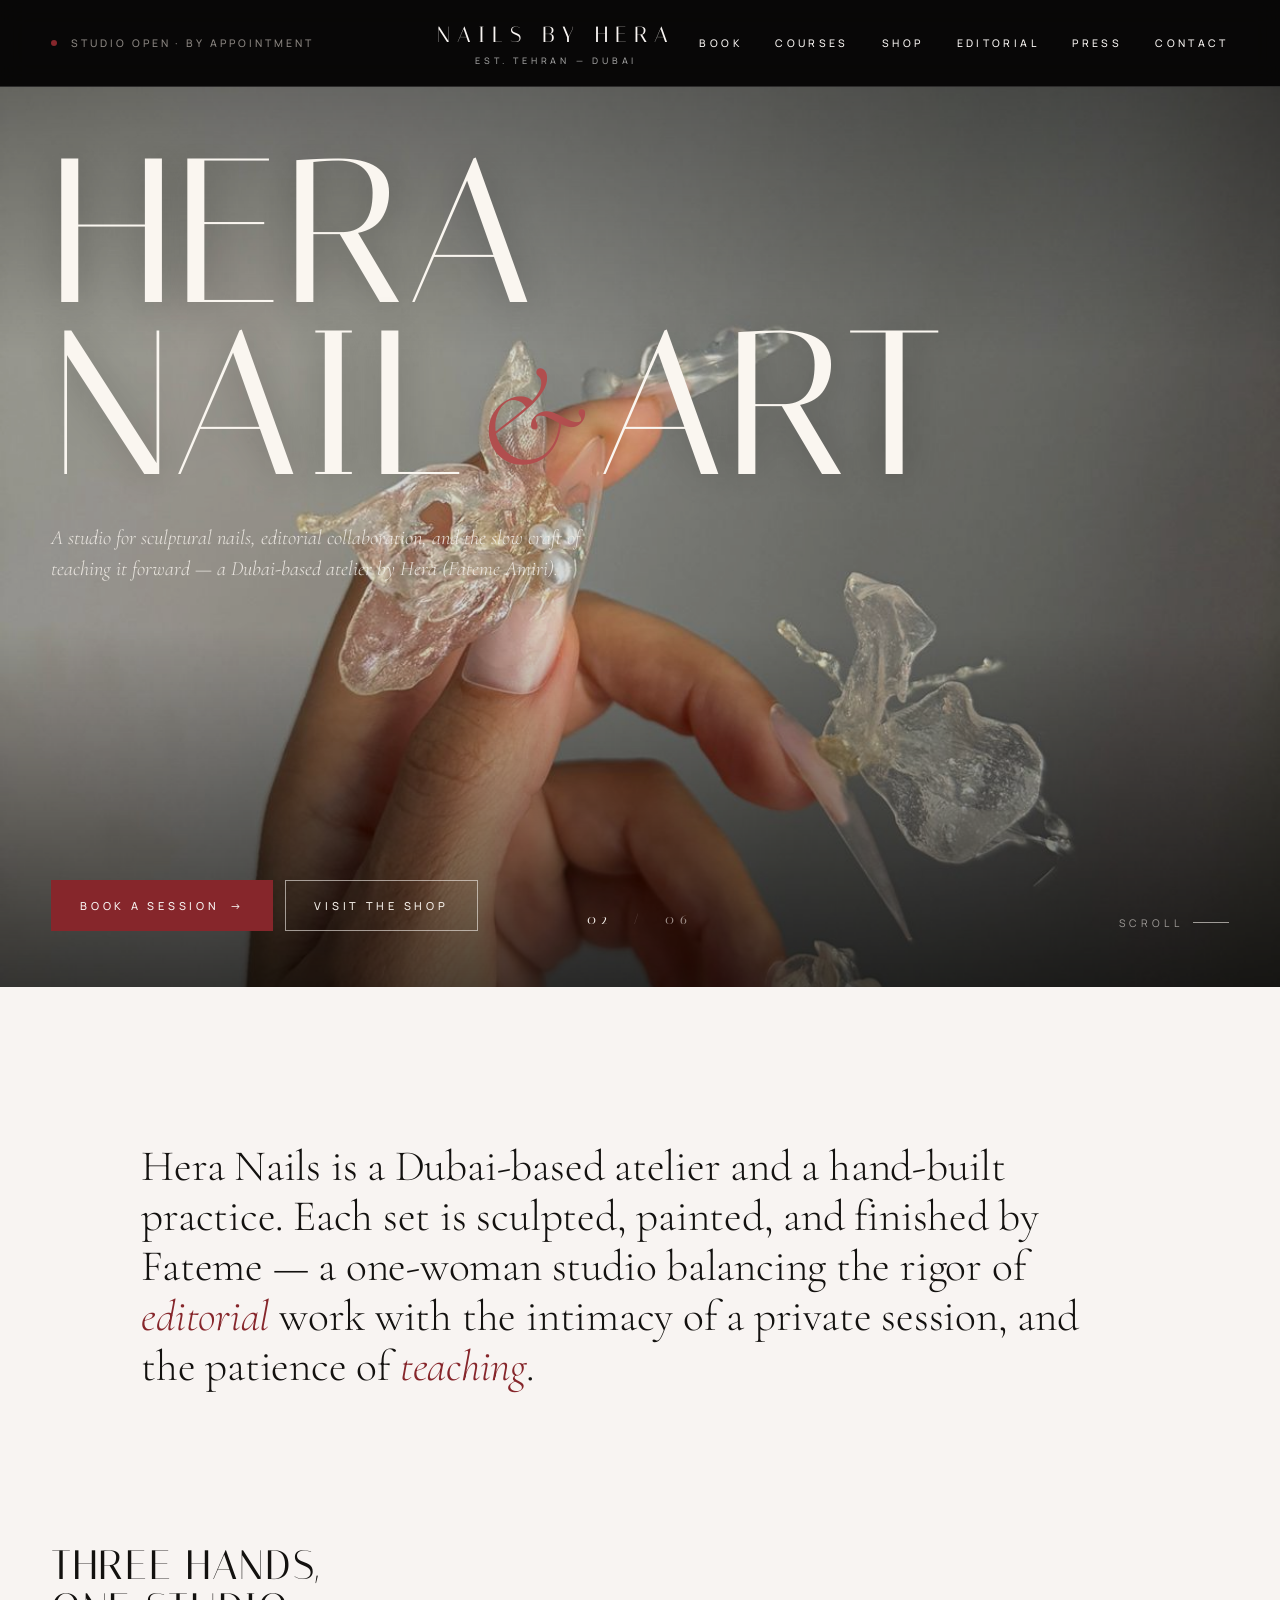
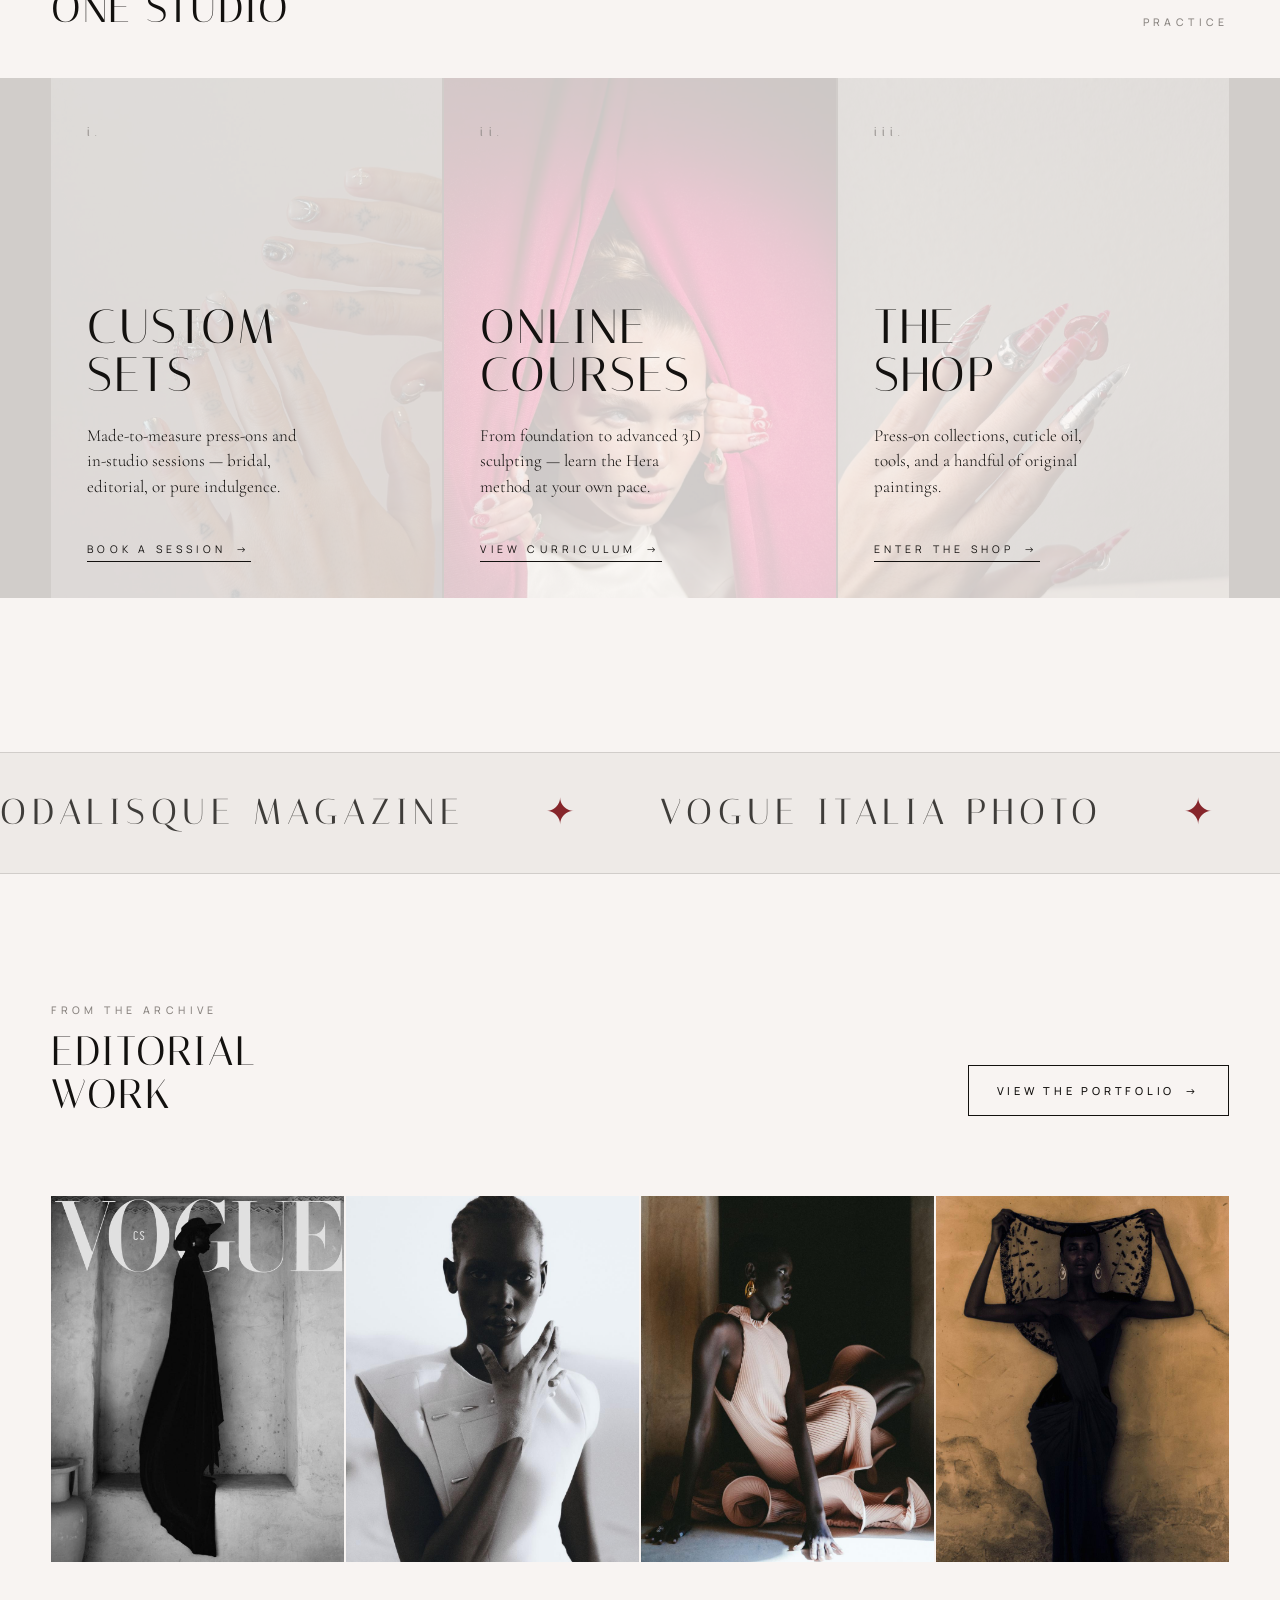
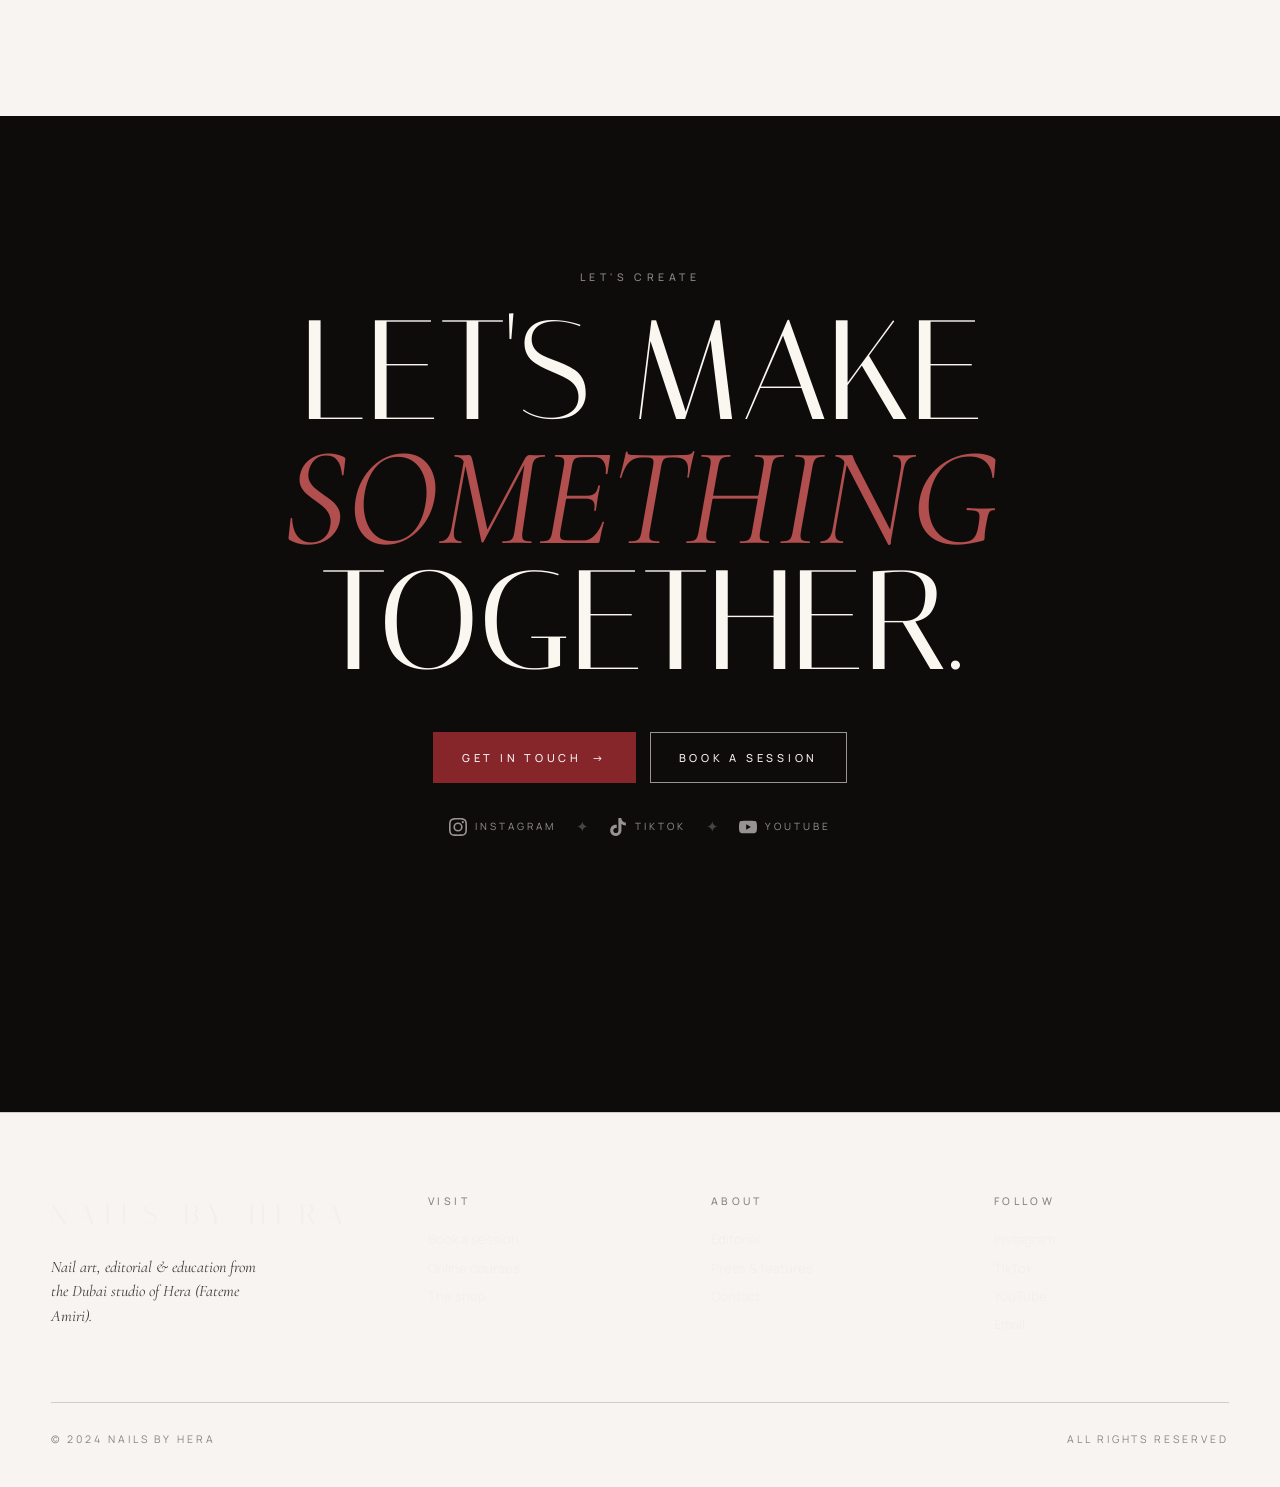
<file: index.html>
<!doctype html>
<html lang="en">
<head>
<meta charset="utf-8">
<meta name="viewport" content="width=device-width,initial-scale=1,viewport-fit=cover">
<title>Nails by Hera — Nail Art · Editorial · Education</title>
<link rel="stylesheet" href="styles.css">
<style>
  /* Landing-specific */
  body { background: #0e0c0b; color: #f4efe9; }
  .hero {
    position: relative;
    min-height: 100vh;
    overflow: hidden;
    isolation: isolate;
  }
  .hero-bg {
    position: absolute; inset: 0;
    z-index: -2;
  }
  .hero-bg .slide {
    position: absolute; inset: 0;
    background-size: cover;
    background-position: center;
    opacity: 0;
    transform: scale(1.04);
    transition: opacity 1.8s ease, transform 8s linear;
    will-change: opacity, transform;
  }
  .hero-bg .slide.active {
    opacity: 1;
    transform: scale(1);
  }
  .hero::before {
    content: "";
    position: absolute; inset: 0;
    z-index: -1;
    background:
      linear-gradient(180deg, rgba(0,0,0,.45) 0%, rgba(0,0,0,.15) 30%, rgba(0,0,0,.15) 60%, rgba(0,0,0,.7) 100%);
  }
  .hero-inner {
    position: relative;
    min-height: 100vh;
    display: grid;
    grid-template-rows: auto 1fr auto;
    padding: 0 var(--pad);
    max-width: var(--max);
    margin: 0 auto;
  }
  .hero-top {
    padding-top: 120px;
    display: flex;
    justify-content: space-between;
    font-size: 10.5px;
    letter-spacing: 0.4em;
    text-transform: uppercase;
    color: rgba(244,239,233,.7);
  }
  .hero-top .right { display: flex; gap: 28px; }
  .hero-center {
    align-self: center;
    padding: 60px 0;
  }
  .hero-h1 {
    font-family: var(--display);
    font-weight: 400;
    font-size: clamp(72px, 16vw, 240px);
    line-height: 0.84;
    letter-spacing: 0.005em;
    text-transform: uppercase;
    color: #faf6f0;
    text-shadow: 0 2px 40px rgba(0,0,0,.25);
  }
  .hero-h1 .ampersand {
    font-family: var(--serif);
    font-style: italic;
    font-weight: 300;
    font-size: 0.7em;
    color: var(--accent-soft);
    padding: 0 0.08em;
    vertical-align: 0.08em;
  }
  .hero-tag {
    margin-top: 32px;
    max-width: 560px;
    font-family: var(--serif);
    font-style: italic;
    font-weight: 300;
    font-size: clamp(18px, 1.6vw, 22px);
    line-height: 1.5;
    color: rgba(244,239,233,.88);
  }
  .hero-bottom {
    padding-bottom: 56px;
    display: grid;
    grid-template-columns: 1fr auto 1fr;
    align-items: end;
    gap: 24px;
  }
  .hero-cta {
    display: flex;
    gap: 12px;
    flex-wrap: wrap;
  }
  .hero-bottom .counter {
    text-align: center;
    font-family: var(--display);
    font-size: 14px;
    letter-spacing: 0.42em;
    color: rgba(244,239,233,.6);
  }
  .hero-bottom .counter b { color: #faf6f0; font-weight: 400; }
  .hero-bottom .scroll {
    justify-self: end;
    font-size: 10.5px;
    letter-spacing: 0.4em;
    text-transform: uppercase;
    color: rgba(244,239,233,.6);
    display: flex;
    align-items: center;
    gap: 10px;
  }
  .hero-bottom .scroll .bar {
    width: 36px; height: 1px; background: currentColor;
    animation: pulse 2.4s ease-in-out infinite;
  }
  @keyframes pulse {
    0%, 100% { transform: scaleX(.4); transform-origin: left; opacity: .5; }
    50% { transform: scaleX(1); opacity: 1; }
  }

  /* Caption — small label that follows the current slide */
  .hero-caption {
    position: absolute;
    left: var(--pad);
    bottom: 100px;
    z-index: 2;
    font-size: 10.5px;
    letter-spacing: 0.4em;
    text-transform: uppercase;
    color: rgba(244,239,233,.65);
    transition: opacity .8s ease;
  }
  @media (max-width: 820px) {
    .hero-caption { display: none; }
    .hero-bottom { grid-template-columns: 1fr; }
    .hero-bottom .scroll { justify-self: start; }
  }

  /* Body sections after hero */
  body { background: #0e0c0b; }
  .section-light { background: var(--bg); color: var(--ink); padding: clamp(80px, 12vw, 160px) 0; }
  .section-dark { background: #0e0c0b; color: #f4efe9; padding: clamp(80px, 12vw, 160px) 0; }

  .manifesto {
    max-width: 1100px;
    margin: 0 auto;
    padding: 0 var(--pad);
    display: grid;
    grid-template-columns: 1fr;
    gap: clamp(40px, 6vw, 96px);
  }
  @media (max-width: 720px) { .manifesto { grid-template-columns: 1fr; } }
  .manifesto .num {
    font-family: var(--display);
    font-size: 14px;
    letter-spacing: 0.4em;
    color: var(--mute);
    padding-top: 14px;
  }
  .manifesto .body {
    font-family: var(--serif);
    font-weight: 300;
    font-size: clamp(28px, 3.4vw, 50px);
    line-height: 1.15;
    letter-spacing: -0.005em;
  }
  .manifesto .body em {
    font-style: italic;
    color: var(--accent);
  }
  .manifesto .signoff {
    margin-top: 36px;
    font-family: var(--sans);
    font-size: 11px;
    letter-spacing: 0.4em;
    text-transform: uppercase;
    color: var(--mute);
  }

  /* Pillars: three big tiles */
  .pillars {
    max-width: var(--max);
    margin: 0 auto;
    padding: 0 var(--pad);
    display: grid;
    grid-template-columns: repeat(3, 1fr);
    gap: 2px;
    background: var(--rule);
  }
  @media (max-width: 820px) { .pillars { grid-template-columns: 1fr; } }
  .pillar {
    background: var(--bg);
    padding: 44px 36px 36px;
    display: flex;
    flex-direction: column;
    gap: 24px;
    min-height: 520px;
    position: relative;
    overflow: hidden;
    transition: background .35s ease, color .35s ease;
  }
  .pillar:hover { background: var(--ink); color: var(--bg); }
  .pillar:hover .pillar-img { opacity: 0.32; transform: scale(1.04); }
  .pillar .pillar-num {
    font-family: var(--display);
    font-size: 13px;
    letter-spacing: 0.4em;
    color: var(--mute);
  }
  .pillar h3 {
    font-family: var(--display);
    font-weight: 400;
    font-size: 48px;
    letter-spacing: 0.04em;
    text-transform: uppercase;
    line-height: 1;
    margin-top: auto;
  }
  .pillar p {
    font-family: var(--serif);
    font-weight: 300;
    font-size: 17px;
    line-height: 1.5;
    max-width: 28ch;
  }
  .pillar .pillar-img {
    position: absolute;
    inset: 0;
    background-size: cover;
    background-position: center;
    opacity: 0.18;
    transition: opacity .5s ease, transform .8s ease;
    z-index: 0;
  }
  .pillar > * { position: relative; z-index: 1; }
  .pillar .more {
    margin-top: 18px;
    display: inline-flex;
    align-items: center;
    gap: 10px;
    font-size: 10.5px;
    letter-spacing: 0.4em;
    text-transform: uppercase;
    border-bottom: 1px solid currentColor;
    padding-bottom: 4px;
    align-self: flex-start;
  }
  .pillar .more::after { content: "→"; transition: transform .25s; }
  .pillar:hover .more::after { transform: translateX(4px); }

  /* Gallery strip */
  .strip {
    display: grid;
    grid-template-columns: repeat(4, 1fr);
    gap: 2px;
    margin-top: 80px;
  }
  @media (max-width: 820px) { .strip { grid-template-columns: 1fr 1fr; } }
  .strip a {
    aspect-ratio: 4 / 5;
    background-size: cover;
    background-position: center;
    transition: transform .8s cubic-bezier(.2,.7,.2,1);
    filter: grayscale(.0);
  }
  .strip a:hover { transform: scale(1.02); }

  /* Press / Marquee */
  .marquee {
    overflow: hidden;
    padding: 32px 0;
    border-top: 1px solid var(--rule);
    border-bottom: 1px solid var(--rule);
    background: var(--bg-deep);
  }
  .marquee-track {
    display: flex;
    gap: 80px;
    animation: scroll 38s linear infinite;
    white-space: nowrap;
    font-family: var(--display);
    font-size: clamp(22px, 3vw, 36px);
    letter-spacing: 0.16em;
    text-transform: uppercase;
    color: var(--ink-soft);
  }
  .marquee-track .star { color: var(--accent); }
  @keyframes scroll {
    from { transform: translateX(0); }
    to   { transform: translateX(-50%); }
  }
</style>
</head>
<body>

<header class="site-header is-dark">
  <nav class="nav">
    <div class="nav-left">
      <span class="dot"></span>
      <span>Studio Open · By Appointment</span>
    </div>
    <a class="brand" href="index.html">
      Nails by Hera
      <span class="sub">EST. TEHRAN — DUBAI</span>
    </a>
    <button class="nav-toggle" id="navToggle" aria-label="Menu">
      Menu <span aria-hidden="true">＋</span>
    </button>
    <ul class="nav-links" id="navLinks">
      <li><a href="book.html">Book</a></li>
      <li><a href="courses.html">Courses</a></li>
      <li><a href="shop.html">Shop</a></li>
      <li><a href="editorial.html">Editorial</a></li>
      <li><a href="press.html">Press</a></li>
      <li><a href="contact.html">Contact</a></li>
    </ul>
  </nav>
</header>

<section class="hero" data-screen-label="01 Hero">
  <div class="hero-bg" id="heroBg">
    <div class="slide active" style="background-image:url('img/hero-01-red.jpg')" data-caption="Anthurium — Editorial 2024"></div>
    <div class="slide" style="background-image:url('img/ed-polka-rocks.jpg')" data-caption="Polka Rocks — Studio"></div>
    <div class="slide" style="background-image:url('img/IMG_8231.JPG')" data-caption="Editorial · 2025"></div>
    <div class="slide" style="background-image:url('img/nail-chrome-mixed.jpg')" data-caption="Chrome Mixed — Studio"></div>
    <div class="slide" style="background-image:url('img/nail-23.jpg')" data-caption="Studio · 2024"></div>
    <div class="slide" style="background-image:url('img/hero-02-mesh.jpg')" data-caption="Mesh Gauntlet — Couture"></div>
  </div>

  <div class="hero-inner">
    <div class="hero-center">
      <h1 class="hero-h1">Hera<br>Nail<span class="ampersand">&</span>Art</h1>
      <p class="hero-tag">A studio for sculptural nails, editorial collaboration, and the slow craft of teaching it forward — a Dubai-based atelier by Hera (Fateme Amiri).</p>
    </div>

    <div class="hero-bottom">
      <div class="hero-cta">
        <a class="btn accent" href="book.html">Book a session <span class="arrow">→</span></a>
        <a class="btn" href="shop.html" style="border-color:rgba(244,239,233,.6)">Visit the shop</a>
      </div>
      <div class="counter"><b id="slideIdx">01</b> &nbsp;/&nbsp; 06</div>
      <div class="scroll"><span>Scroll</span><span class="bar"></span></div>
    </div>
  </div>
</section>

<!-- Manifesto -->
<section class="section-light">
  <div class="manifesto">
    <div>
      <p class="body">
        Hera Nails is a Dubai-based atelier and a hand-built practice. Each set is sculpted, painted, and finished by Fateme — a one-woman studio balancing the rigor of <em>editorial</em> work with the intimacy of a private session, and the patience of <em>teaching</em>.
      </p>
    </div>
  </div>
</section>

<!-- Three pillars -->
<section class="section-light" style="padding-top:0">
  <div class="shell" style="margin-bottom:48px; display:flex; justify-content:space-between; align-items:end; gap:24px; flex-wrap:wrap;">
    <h2 class="h-section">Three Hands,<br>One Studio</h2>
    <p class="eyebrow">Practice</p>
  </div>
  <div class="pillars">
    <a class="pillar" href="book.html">
      <div class="pillar-img" style="background-image:url('img/nail-clear-flowers-02.jpg')"></div>
      <span class="pillar-num">i.</span>
      <h3>Custom<br>Sets</h3>
      <p>Made-to-measure press-ons and in-studio sessions — bridal, editorial, or pure indulgence.</p>
      <span class="more">Book a session</span>
    </a>
    <a class="pillar" href="courses.html">
      <div class="pillar-img" style="background-image:url('img/nail-blue-baroque.jpg')"></div>
      <span class="pillar-num">ii.</span>
      <h3>Online<br>Courses</h3>
      <p>From foundation to advanced 3D sculpting — learn the Hera method at your own pace.</p>
      <span class="more">View curriculum</span>
    </a>
    <a class="pillar" href="shop.html">
      <div class="pillar-img" style="background-image:url('img/nail-red-silver.jpg')"></div>
      <span class="pillar-num">iii.</span>
      <h3>The<br>Shop</h3>
      <p>Press-on collections, cuticle oil, tools, and a handful of original paintings.</p>
      <span class="more">Enter the shop</span>
    </a>
  </div>
</section>

<!-- Marquee -->
<div class="marquee">
  <div class="marquee-track">
    <span>Odalisque Magazine</span><span class="star">✦</span>
    <span>Vogue Italia Photo</span><span class="star">✦</span>
    <span>HIA Magazine</span><span class="star">✦</span>
    <span>L'Officiel Arabia</span><span class="star">✦</span>
    <span>Schön! Magazine</span><span class="star">✦</span>
    <span>Numéro Berlin</span><span class="star">✦</span>
    <!-- duplicate for seamless scroll -->
    <span>Odalisque Magazine</span><span class="star">✦</span>
    <span>Vogue Italia Photo</span><span class="star">✦</span>
    <span>HIA Magazine</span><span class="star">✦</span>
    <span>L'Officiel Arabia</span><span class="star">✦</span>
    <span>Schön! Magazine</span><span class="star">✦</span>
    <span>Numéro Berlin</span><span class="star">✦</span>
  </div>
</div>

<!-- Editorial preview strip -->
<section class="section-light" style="padding-top:clamp(80px,10vw,140px)">
  <div class="shell" style="display:flex; justify-content:space-between; align-items:end; gap:24px; flex-wrap:wrap;">
    <div>
      <p class="eyebrow">From the Archive</p>
      <h2 class="h-section" style="margin-top:12px">Editorial<br>Work</h2>
    </div>
    <a class="btn ghost" href="editorial.html">View the portfolio <span class="arrow">→</span></a>
  </div>
  <div class="strip shell" style="padding-left:var(--pad); padding-right:var(--pad)">
    <a href="editorial.html" style="background-image:url('img/hero-07-vogue.jpg')"></a>
    <a href="editorial.html" style="background-image:url('img/ed-veil.jpg')"></a>
    <a href="editorial.html" style="background-image:url('img/ed-white.jpg')"></a>
    <a href="editorial.html" style="background-image:url('img/ed-lips.jpg')"></a>
  </div>
</section>

<!-- Closing CTA -->
<section class="section-dark" style="text-align:center">
  <div class="shell">
    <p class="eyebrow" style="color:rgba(244,239,233,.55)">Let's Create</p>
    <h2 class="h-display" style="color:#faf6f0; margin-top:24px">Let's make<br><em style="font-family:var(--serif); font-style:italic; color:var(--accent-soft)">something</em><br>together.</h2>
    <div style="margin-top:48px; display:flex; gap:14px; justify-content:center; flex-wrap:wrap;">
      <a class="btn accent" href="contact.html">Get in touch <span class="arrow">→</span></a>
      <a class="btn" href="book.html" style="border-color:rgba(244,239,233,.6)">Book a session</a>
    </div>
    <div style="margin-top:32px; display:flex; gap:20px; justify-content:center; align-items:center; flex-wrap:wrap;">
      <a href="https://www.instagram.com/nailsby_hera" target="_blank" rel="noopener" style="display:flex; align-items:center; gap:8px; color:rgba(244,239,233,.6); font-size:10px; letter-spacing:0.3em; text-transform:uppercase; transition:color .2s;">
        <svg width="18" height="18" viewBox="0 0 24 24" fill="currentColor"><path d="M12 2.163c3.204 0 3.584.012 4.85.07 3.252.148 4.771 1.691 4.919 4.919.058 1.265.069 1.645.069 4.849 0 3.205-.012 3.584-.069 4.849-.149 3.225-1.664 4.771-4.919 4.919-1.266.058-1.644.07-4.85.07-3.204 0-3.584-.012-4.849-.07-3.26-.149-4.771-1.699-4.919-4.92-.058-1.265-.07-1.644-.07-4.849 0-3.204.013-3.583.07-4.849.149-3.227 1.664-4.771 4.919-4.919 1.266-.057 1.645-.069 4.849-.069zM12 0C8.741 0 8.333.014 7.053.072 2.695.272.273 2.69.073 7.052.014 8.333 0 8.741 0 12c0 3.259.014 3.668.072 4.948.2 4.358 2.618 6.78 6.98 6.98C8.333 23.986 8.741 24 12 24c3.259 0 3.668-.014 4.948-.072 4.354-.2 6.782-2.618 6.979-6.98.059-1.28.073-1.689.073-4.948 0-3.259-.014-3.667-.072-4.947-.196-4.354-2.617-6.78-6.979-6.98C15.668.014 15.259 0 12 0zm0 5.838a6.162 6.162 0 100 12.324 6.162 6.162 0 000-12.324zM12 16a4 4 0 110-8 4 4 0 010 8zm6.406-11.845a1.44 1.44 0 100 2.881 1.44 1.44 0 000-2.881z"/></svg>
        Instagram
      </a>
      <span style="color:rgba(244,239,233,.25)">✦</span>
      <a href="https://www.tiktok.com/@hera_nail" target="_blank" rel="noopener" style="display:flex; align-items:center; gap:8px; color:rgba(244,239,233,.6); font-size:10px; letter-spacing:0.3em; text-transform:uppercase; transition:color .2s;">
        <svg width="18" height="18" viewBox="0 0 24 24" fill="currentColor"><path d="M12.525.02c1.31-.02 2.61-.01 3.91-.02.08 1.53.63 3.09 1.75 4.17 1.12 1.11 2.7 1.62 4.24 1.79v4.03c-1.44-.05-2.89-.35-4.2-.97-.57-.26-1.1-.59-1.62-.93-.01 2.92.01 5.84-.02 8.75-.08 1.4-.54 2.79-1.35 3.94-1.31 1.92-3.58 3.17-5.91 3.21-1.43.08-2.86-.31-4.08-1.03-2.02-1.19-3.44-3.37-3.65-5.71-.02-.5-.03-1-.01-1.49.18-1.9 1.12-3.72 2.58-4.96 1.66-1.44 3.98-2.13 6.15-1.72.02 1.48-.04 2.96-.04 4.44-.99-.32-2.15-.23-3.02.37-.63.41-1.11 1.04-1.36 1.75-.21.51-.15 1.07-.14 1.61.24 1.64 1.82 3.02 3.5 2.87 1.12-.01 2.19-.66 2.77-1.61.19-.33.4-.67.41-1.06.1-1.79.06-3.57.07-5.36.01-4.03-.01-8.05.02-12.07z"/></svg>
        TikTok
      </a>
      <span style="color:rgba(244,239,233,.25)">✦</span>
      <a href="https://youtube.com/@nailsbyhera" target="_blank" rel="noopener" style="display:flex; align-items:center; gap:8px; color:rgba(244,239,233,.6); font-size:10px; letter-spacing:0.3em; text-transform:uppercase; transition:color .2s;">
        <svg width="18" height="18" viewBox="0 0 24 24" fill="currentColor"><path d="M23.498 6.186a3.016 3.016 0 00-2.122-2.136C19.505 3.545 12 3.545 12 3.545s-7.505 0-9.377.505A3.017 3.017 0 00.502 6.186C0 8.07 0 12 0 12s0 3.93.502 5.814a3.016 3.016 0 002.122 2.136c1.871.505 9.376.505 9.376.505s7.505 0 9.377-.505a3.015 3.015 0 002.122-2.136C24 15.93 24 12 24 12s0-3.93-.502-5.814zM9.545 15.568V8.432L15.818 12l-6.273 3.568z"/></svg>
        YouTube
      </a>
    </div>
  </div>
</section>

<!-- Footer -->
<footer class="site-footer">
  <div class="footer-grid">
    <div>
      <div class="footer-mark">Nails by Hera</div>
      <p style="margin-top:18px; font-family:var(--serif); font-style:italic; font-size:16px; color:var(--ink-soft); max-width:32ch;">Nail art, editorial &amp; education from the Dubai studio of Hera (Fateme Amiri).</p>
    </div>
    <div>
      <h4>Visit</h4>
      <a href="book.html">Book a session</a>
      <a href="courses.html">Online courses</a>
      <a href="shop.html">The shop</a>
    </div>
    <div>
      <h4>About</h4>
      <a href="editorial.html">Editorial</a>
      <a href="press.html">Press &amp; features</a>
      <a href="contact.html">Contact</a>
    </div>
    <div>
      <h4>Follow</h4>
      <a href="https://www.instagram.com/nailsby_hera" target="_blank" rel="noopener">Instagram</a>
      <a href="https://www.tiktok.com/@hera_nail" target="_blank" rel="noopener">TikTok</a>
      <a href="https://youtube.com/@nailsbyhera" target="_blank" rel="noopener">YouTube</a>
      <a href="mailto:fatemeamiri.job@gmail.com">Email</a>
    </div>
  </div>
  <div class="footer-bottom">
    <span>© 2024 Nails by Hera</span>
    <span>All rights reserved</span>
  </div>
</footer>

<script>
  // Mobile nav
  const tog = document.getElementById('navToggle');
  const links = document.getElementById('navLinks');
  tog?.addEventListener('click', () => links.classList.toggle('open'));

  // Hero slideshow — fade in/out
  const slides = document.querySelectorAll('#heroBg .slide');
  const cap = document.getElementById('heroCap');
  const idxEl = document.getElementById('slideIdx');
  let i = 0;
  const total = slides.length;
  function tick() {
    slides[i].classList.remove('active');
    i = (i + 1) % total;
    slides[i].classList.add('active');
    if (cap) {
      cap.style.opacity = 0;
      setTimeout(() => {
        cap.textContent = slides[i].dataset.caption || '';
        cap.style.opacity = 1;
      }, 600);
    }
    if (idxEl) idxEl.textContent = String(i + 1).padStart(2, '0');
  }
  setInterval(tick, 3200);

  // Reveal-on-scroll
  const io = new IntersectionObserver((entries) => {
    entries.forEach(e => { if (e.isIntersecting) e.target.classList.add('in'); });
  }, { threshold: 0.12 });
  document.querySelectorAll('.reveal').forEach(el => io.observe(el));
</script>
</body>
</html>
</file>
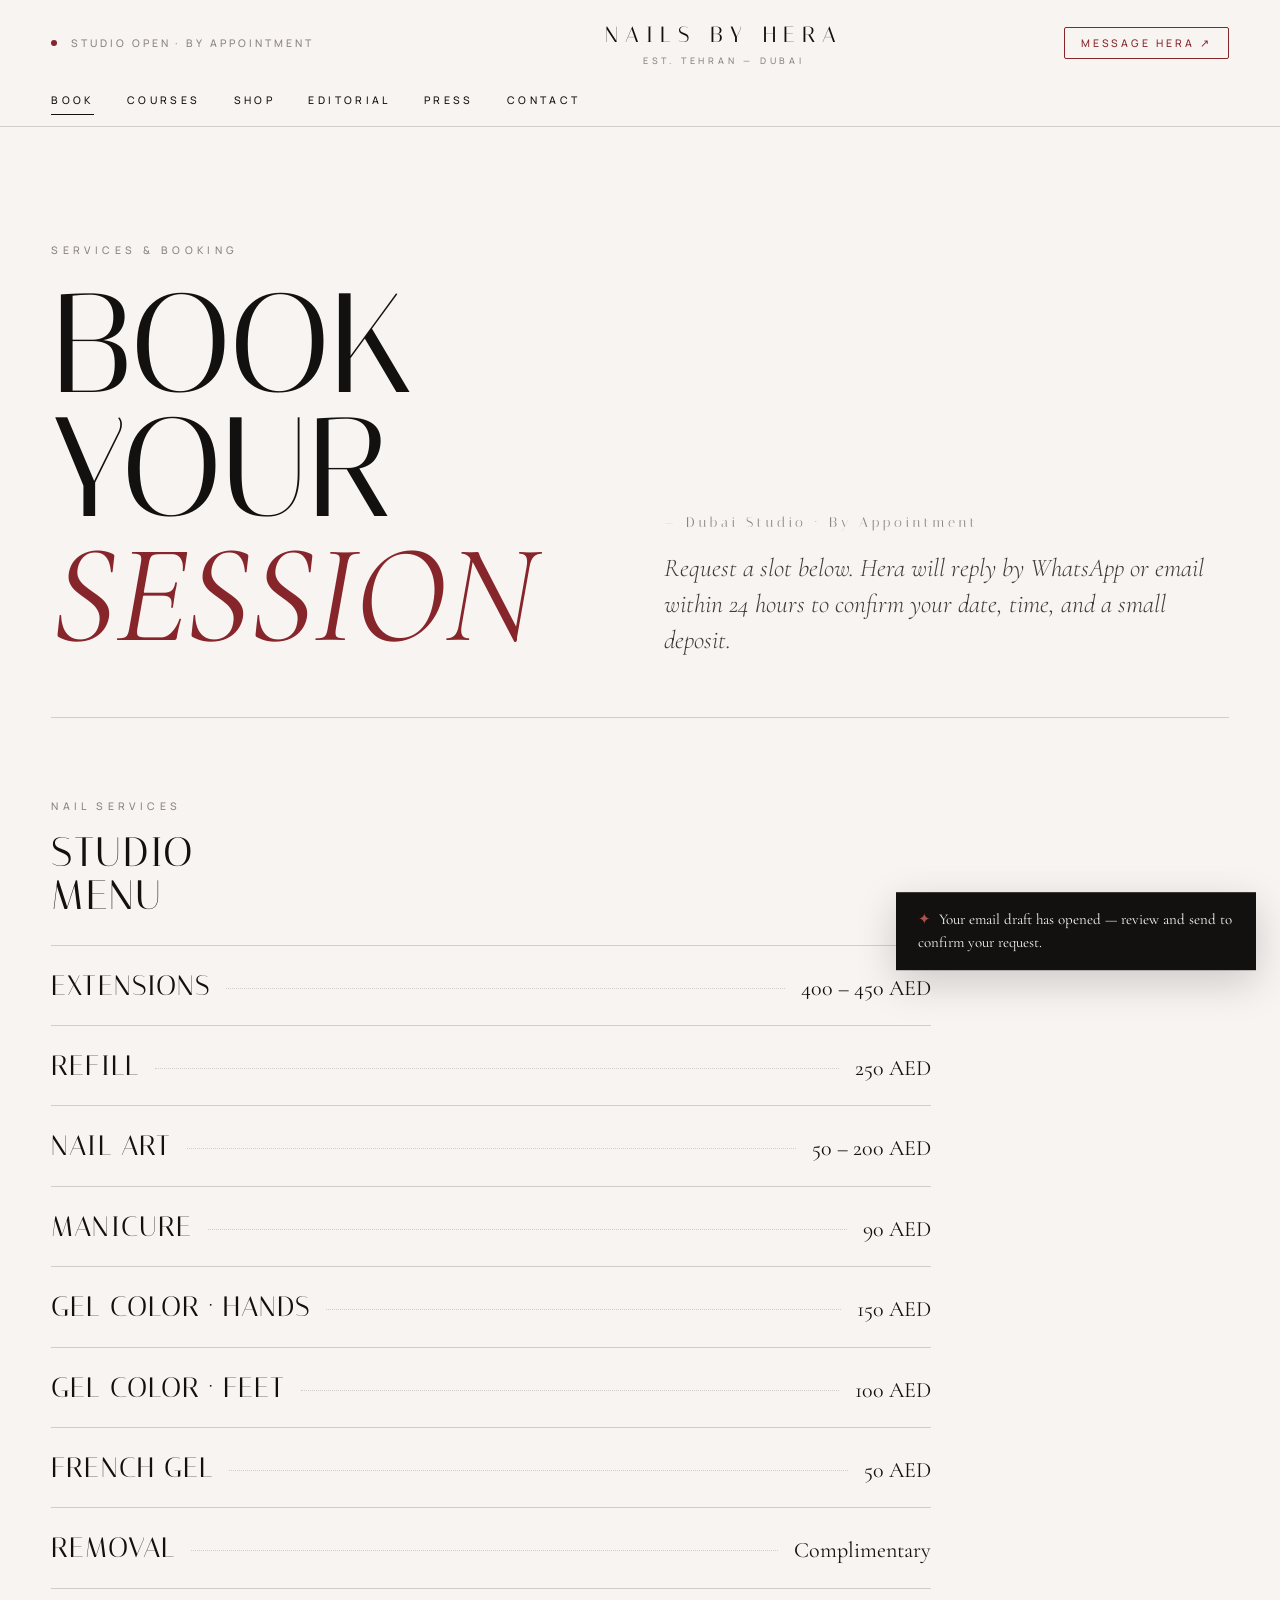
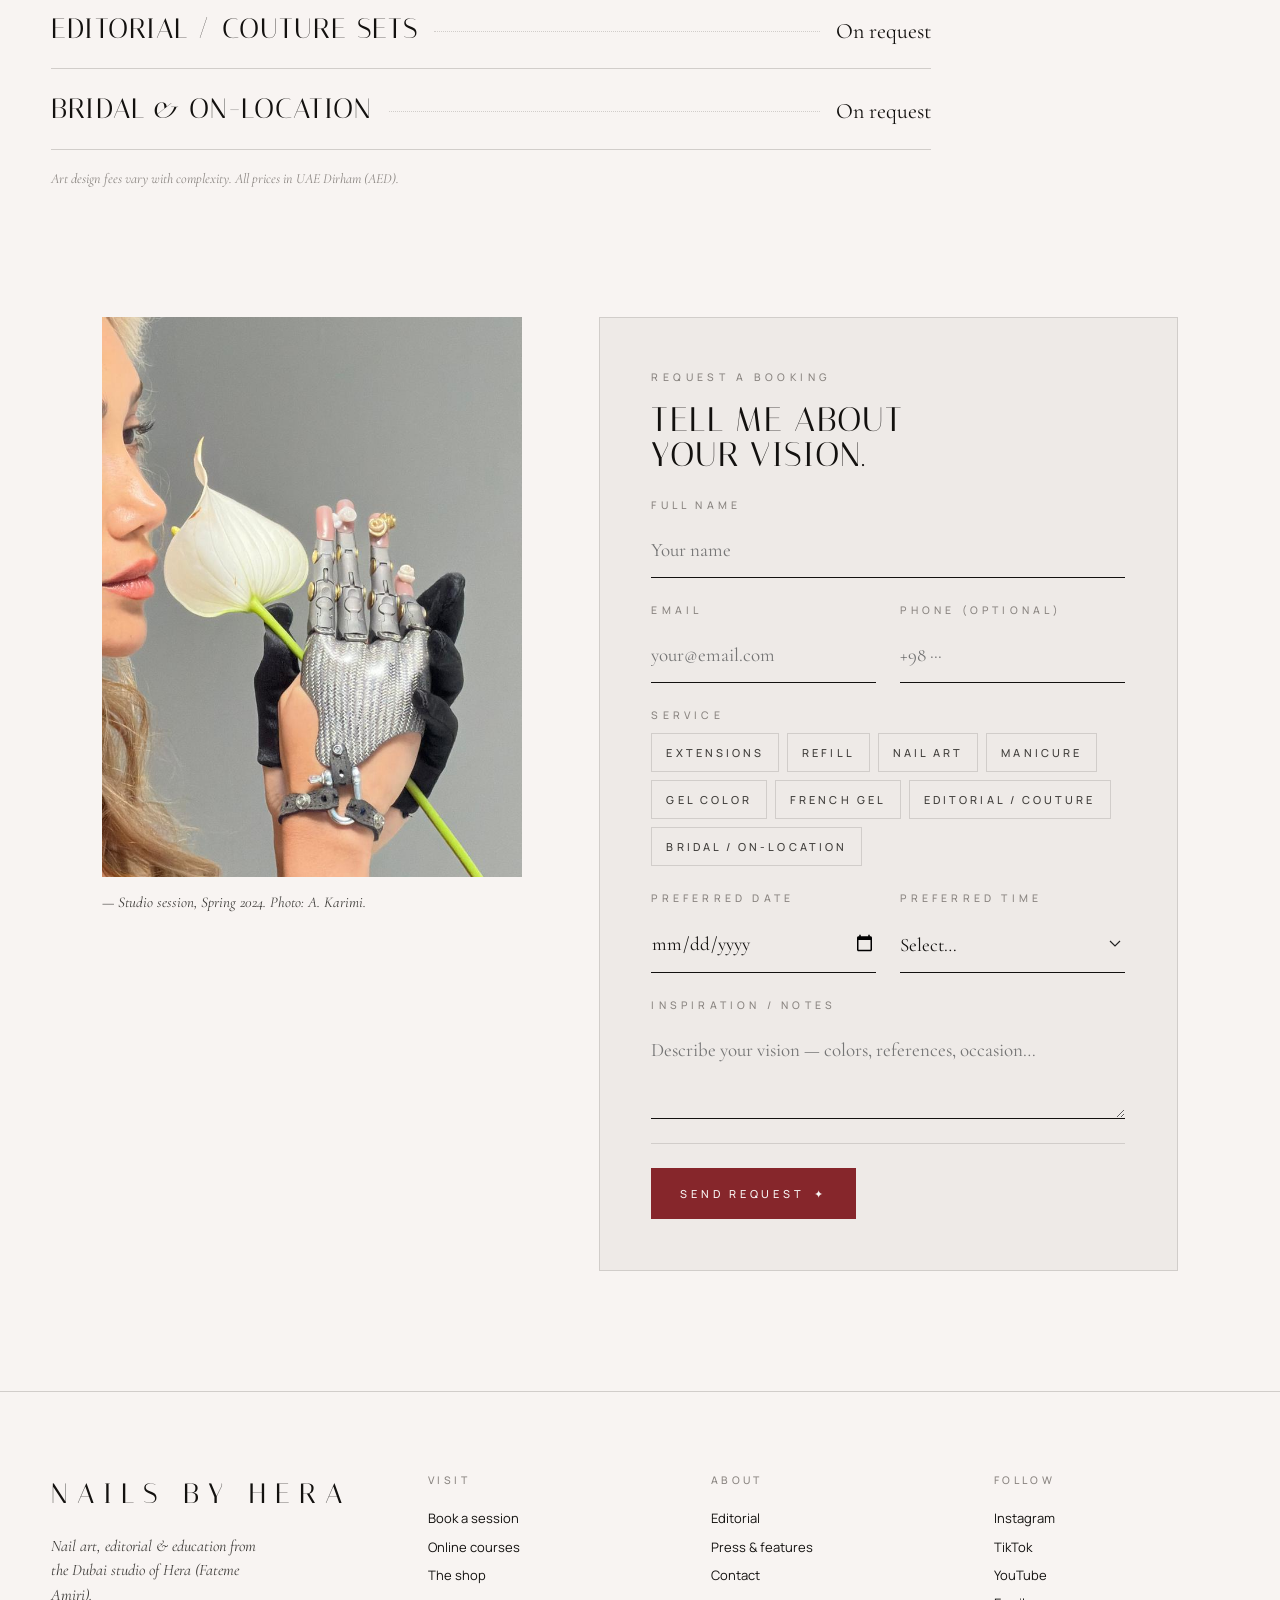
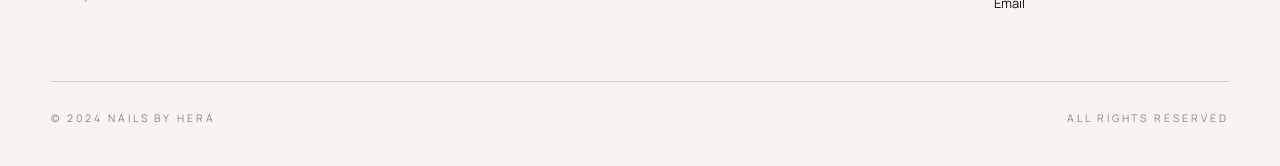
<file: book.html>
<!doctype html>
<html lang="en">
<head>
<meta charset="utf-8">
<meta name="viewport" content="width=device-width,initial-scale=1,viewport-fit=cover">
<title>Book a Session — Nails by Hera</title>
<link rel="stylesheet" href="styles.css">
<style>
  .book-wrap {
    max-width: var(--max);
    margin: 0 auto;
    padding: 0 var(--pad);
    display: grid;
    grid-template-columns: 1.05fr 1fr;
    gap: clamp(40px, 6vw, 96px);
    align-items: start;
  }
  @media (max-width: 920px) { .book-wrap { grid-template-columns: 1fr; } }

  .book-side img { width: 100%; aspect-ratio: 3/4; object-fit: cover; }
  .book-side .caption {
    margin-top: 14px;
    font-family: var(--serif);
    font-style: italic;
    color: var(--ink-soft);
  }

  .form {
    display: grid;
    gap: 24px;
    padding: clamp(28px, 4vw, 56px);
    background: var(--bg-deep);
    border: 1px solid var(--rule);
  }
  .field { display: grid; gap: 10px; }
  .field label {
    font-size: 10.5px;
    letter-spacing: 0.4em;
    text-transform: uppercase;
    color: var(--mute);
    font-weight: 500;
  }
  .field input,
  .field textarea,
  .field select {
    border: 0;
    border-bottom: 1px solid var(--ink);
    padding: 12px 0;
    font-family: var(--serif);
    font-size: 19px;
    background: transparent;
    color: var(--ink);
    transition: border-color .3s;
  }
  .field input:focus,
  .field textarea:focus,
  .field select:focus { outline: none; border-bottom-color: var(--accent); }
  .field textarea { resize: vertical; min-height: 96px; font-family: var(--serif); }
  .field select { appearance: none; background-image: url("data:image/svg+xml;utf8,<svg xmlns='http://www.w3.org/2000/svg' width='12' height='8' viewBox='0 0 12 8'><path fill='none' stroke='%23222' stroke-width='1.2' d='M1 1l5 5 5-5'/></svg>"); background-repeat: no-repeat; background-position: right 4px center; padding-right: 24px; }
  .field-row { display: grid; grid-template-columns: 1fr 1fr; gap: 24px; }
  @media (max-width: 560px) { .field-row { grid-template-columns: 1fr; } }

  .service-chips {
    display: flex; flex-wrap: wrap; gap: 8px;
  }
  .service-chips label {
    cursor: pointer;
    padding: 10px 14px;
    border: 1px solid var(--rule);
    font-size: 11px;
    letter-spacing: 0.28em;
    text-transform: uppercase;
    color: var(--ink-soft);
    transition: all .25s;
    user-select: none;
  }
  .service-chips input { display: none; }
  .service-chips input:checked + span { color: var(--bg); }
  .service-chips label:has(input:checked) { background: var(--ink); color: var(--bg); border-color: var(--ink); }

  .submit-row {
    display: flex; align-items: center; justify-content: space-between; gap: 12px;
    border-top: 1px solid var(--rule); padding-top: 24px;
    flex-wrap: wrap;
  }
  .submit-row .note {
    font-family: var(--serif); font-style: italic; color: var(--mute); font-size: 14px; max-width: 36ch;
  }

  .session-types {
    display: grid;
    grid-template-columns: 1fr 1fr 1fr;
    gap: 2px;
    margin-top: 60px;
    background: var(--rule);
  }
  @media (max-width: 820px) { .session-types { grid-template-columns: 1fr; } }
  .session-types .card {
    background: var(--bg);
    padding: 32px;
    display: flex; flex-direction: column; gap: 12px;
    min-height: 240px;
  }
  .session-types .card .price {
    font-family: var(--display);
    font-size: 40px;
    line-height: 1;
    margin-top: auto;
  }
  .session-types .card h4 {
    font-family: var(--display);
    font-size: 22px;
    letter-spacing: 0.04em;
    text-transform: uppercase;
    font-weight: 400;
  }
  .session-types .card p { font-family: var(--serif); font-size: 16px; line-height: 1.5; color: var(--ink-soft); }
  .session-types .card .duration {
    font-size: 10.5px; letter-spacing: 0.4em; text-transform: uppercase; color: var(--mute);
  }

  /* Price list (studio menu) */
  .price-list {
    margin-top: 28px;
    display: grid;
    gap: 0;
    max-width: 880px;
  }
  .price-row {
    display: grid;
    grid-template-columns: auto 1fr auto;
    align-items: baseline;
    gap: 16px;
    padding: 18px 0;
    border-bottom: 1px solid var(--rule);
  }
  .price-row:first-child { border-top: 1px solid var(--rule); }
  .price-row .svc {
    font-family: var(--display);
    font-size: clamp(20px, 2.2vw, 28px);
    letter-spacing: 0.04em;
    text-transform: uppercase;
  }
  .price-row .dots {
    border-bottom: 1px dotted var(--rule);
    transform: translateY(-6px);
  }
  .price-row .amt {
    font-family: var(--serif);
    font-size: clamp(17px, 1.8vw, 22px);
    color: var(--ink);
  }

  /* Toast confirmation */
  .toast {
    position: fixed; bottom: 24px; right: 24px;
    background: var(--ink); color: var(--bg);
    padding: 16px 22px; max-width: 360px;
    font-family: var(--serif); font-size: 15px;
    box-shadow: 0 12px 40px rgba(0,0,0,.18);
    transform: translateY(120%); transition: transform .45s cubic-bezier(.2,.7,.2,1);
    z-index: 100;
  }
  .toast.show { transform: translateY(0); }
  .toast::before { content: "✦"; color: var(--accent-soft); margin-right: 8px; }
</style>
</head>
<body>

<header class="site-header">
  <nav class="nav">
    <div class="nav-left"><span class="dot"></span><span>Studio Open · By Appointment</span></div>
    <a class="brand" href="index.html">Nails by Hera<span class="sub">EST. TEHRAN — DUBAI</span></a>
    <div class="nav-right">
      <a href="https://wa.me/971524305311" target="_blank" rel="noopener" class="nav-whatsapp">Message Hera ↗</a>
      <button class="nav-toggle" id="navToggle">Menu <span aria-hidden="true">＋</span></button>
    </div>
    <ul class="nav-links" id="navLinks">
      <li><a href="book.html" class="active">Book</a></li>
      <li><a href="courses.html">Courses</a></li>
      <li><a href="shop.html">Shop</a></li>
      <li><a href="editorial.html">Editorial</a></li>
      <li><a href="press.html">Press</a></li>
      <li><a href="contact.html">Contact</a></li>
    </ul>
  </nav>
</header>

<main>
  <section class="shell" data-screen-label="01 Book intro">
    <div class="page-intro">
      <div>
        <p class="eyebrow">Services &amp; Booking</p>
        <h1 class="h-display" style="margin-top:24px">Book your<br><em style="font-family:var(--serif); font-style:italic; color:var(--accent)">session</em></h1>
      </div>
      <div class="meta">
        <span class="num">— Dubai Studio · By Appointment</span>
        <p class="italic-lead">Request a slot below. Hera will reply by WhatsApp or email within 24 hours to confirm your date, time, and a small deposit.</p>
      </div>
    </div>
  </section>

  <section class="shell" style="padding-top:80px" data-screen-label="02 Service menu">
    <p class="eyebrow" style="margin-bottom:16px">Nail Services</p>
    <h2 class="h-section">Studio<br>menu</h2>
    <div class="price-list">
      <div class="price-row"><span class="svc">Extensions</span><span class="dots"></span><span class="amt">400 – 450 AED</span></div>
      <div class="price-row"><span class="svc">Refill</span><span class="dots"></span><span class="amt">250 AED</span></div>
      <div class="price-row"><span class="svc">Nail Art</span><span class="dots"></span><span class="amt">50 – 200 AED</span></div>
      <div class="price-row"><span class="svc">Manicure</span><span class="dots"></span><span class="amt">90 AED</span></div>
      <div class="price-row"><span class="svc">Gel Color · Hands</span><span class="dots"></span><span class="amt">150 AED</span></div>
      <div class="price-row"><span class="svc">Gel Color · Feet</span><span class="dots"></span><span class="amt">100 AED</span></div>
      <div class="price-row"><span class="svc">French Gel</span><span class="dots"></span><span class="amt">50 AED</span></div>
      <div class="price-row"><span class="svc">Removal</span><span class="dots"></span><span class="amt">Complimentary</span></div>
      <div class="price-row"><span class="svc">Editorial / Couture sets</span><span class="dots"></span><span class="amt">On request</span></div>
      <div class="price-row"><span class="svc">Bridal &amp; on-location</span><span class="dots"></span><span class="amt">On request</span></div>
    </div>
    <p style="font-family:var(--serif); font-style:italic; color:var(--mute); margin-top:18px; font-size:14px;">Art design fees vary with complexity. All prices in UAE Dirham (AED).</p>
  </section>

  <section class="shell" style="padding-top:clamp(80px,10vw,140px)" data-screen-label="03 Request form">
    <div class="book-wrap">
      <div class="book-side">
        <img src="img/hero-04-lily.jpg" alt="Hera with calla lily and metal mesh gauntlet">
        <p class="caption">— Studio session, Spring 2024. Photo: A. Karimi.</p>
      </div>

      <form class="form" id="bookingForm" novalidate>
        <p class="eyebrow">Request a booking</p>
        <h3 class="h-section" style="font-size:34px; margin-top:-8px">Tell me about<br>your vision.</h3>

        <div class="field">
          <label for="name">Full name</label>
          <input type="text" id="name" required placeholder="Your name">
        </div>

        <div class="field-row">
          <div class="field">
            <label for="email">Email</label>
            <input type="email" id="email" required placeholder="your@email.com">
          </div>
          <div class="field">
            <label for="phone">Phone (optional)</label>
            <input type="tel" id="phone" placeholder="+98 ···">
          </div>
        </div>

        <div class="field">
          <label>Service</label>
          <div class="service-chips">
            <label><input type="radio" name="service" value="Extensions"><span>Extensions</span></label>
            <label><input type="radio" name="service" value="Refill"><span>Refill</span></label>
            <label><input type="radio" name="service" value="Nail Art"><span>Nail Art</span></label>
            <label><input type="radio" name="service" value="Manicure"><span>Manicure</span></label>
            <label><input type="radio" name="service" value="Gel Color"><span>Gel Color</span></label>
            <label><input type="radio" name="service" value="French Gel"><span>French Gel</span></label>
            <label><input type="radio" name="service" value="Editorial / Couture"><span>Editorial / Couture</span></label>
            <label><input type="radio" name="service" value="Bridal / On-location"><span>Bridal / On-location</span></label>
          </div>
        </div>

        <div class="field-row">
          <div class="field">
            <label for="date">Preferred date</label>
            <input type="date" id="date">
          </div>
          <div class="field">
            <label for="time">Preferred time</label>
            <select id="time">
              <option value="">Select…</option>
              <option>Morning · 09:00–12:00</option>
              <option>Afternoon · 12:00–16:00</option>
              <option>Evening · 16:00–19:00</option>
            </select>
          </div>
        </div>

        <div class="field">
          <label for="notes">Inspiration / notes</label>
          <textarea id="notes" placeholder="Describe your vision — colors, references, occasion…"></textarea>
        </div>

        <div class="submit-row">
          <button class="btn accent" type="submit">Send request <span class="arrow">✦</span></button>
        </div>
      </form>
    </div>
  </section>
</main>

<div class="toast" id="toast">Your email draft has opened — review and send to confirm your request.</div>

<footer class="site-footer">
  <div class="footer-grid">
    <div><div class="footer-mark">Nails by Hera</div><p style="margin-top:18px; font-family:var(--serif); font-style:italic; font-size:16px; color:var(--ink-soft); max-width:32ch;">Nail art, editorial &amp; education from the Dubai studio of Hera (Fateme Amiri).</p></div>
    <div><h4>Visit</h4><a href="book.html">Book a session</a><a href="courses.html">Online courses</a><a href="shop.html">The shop</a></div>
    <div><h4>About</h4><a href="editorial.html">Editorial</a><a href="press.html">Press &amp; features</a><a href="contact.html">Contact</a></div>
    <div><h4>Follow</h4><a href="#">Instagram</a><a href="#">TikTok</a><a href="#">YouTube</a><a href="mailto:fatemeamiri.job@gmail.com">Email</a></div>
  </div>
  <div class="footer-bottom"><span>© 2024 Nails by Hera</span><span>All rights reserved</span></div>
</footer>

<script>
  const tog = document.getElementById('navToggle');
  const links = document.getElementById('navLinks');
  tog?.addEventListener('click', () => links.classList.toggle('open'));

  const form = document.getElementById('bookingForm');
  const toast = document.getElementById('toast');
  form.addEventListener('submit', (e) => {
    e.preventDefault();
    const name = document.getElementById('name').value.trim();
    const email = document.getElementById('email').value.trim();
    const phone = document.getElementById('phone').value.trim();
    const service = (form.querySelector('input[name="service"]:checked') || {}).value || '—';
    const date = document.getElementById('date').value;
    const time = document.getElementById('time').value;
    const notes = document.getElementById('notes').value.trim();

    if (!name || !email) {
      alert('Please add your name and email so I can reply.');
      return;
    }

    const subject = `Booking request · ${service} · ${name}`;
    const body =
`Hi Hera,

I'd like to request a booking.

Name:     ${name}
Email:    ${email}
Phone:    ${phone || '—'}
Service:  ${service}
Date:     ${date || 'Flexible'}
Time:     ${time || 'Flexible'}

Inspiration / notes:
${notes || '(none)'}

— Sent from heranail.com booking form
`;

    const href = `mailto:fatemeamiri.job@gmail.com?subject=${encodeURIComponent(subject)}&body=${encodeURIComponent(body)}`;
    window.location.href = href;
    toast.classList.add('show');
    setTimeout(() => toast.classList.remove('show'), 6000);
  });
</script>
</body>
</html>
</file>
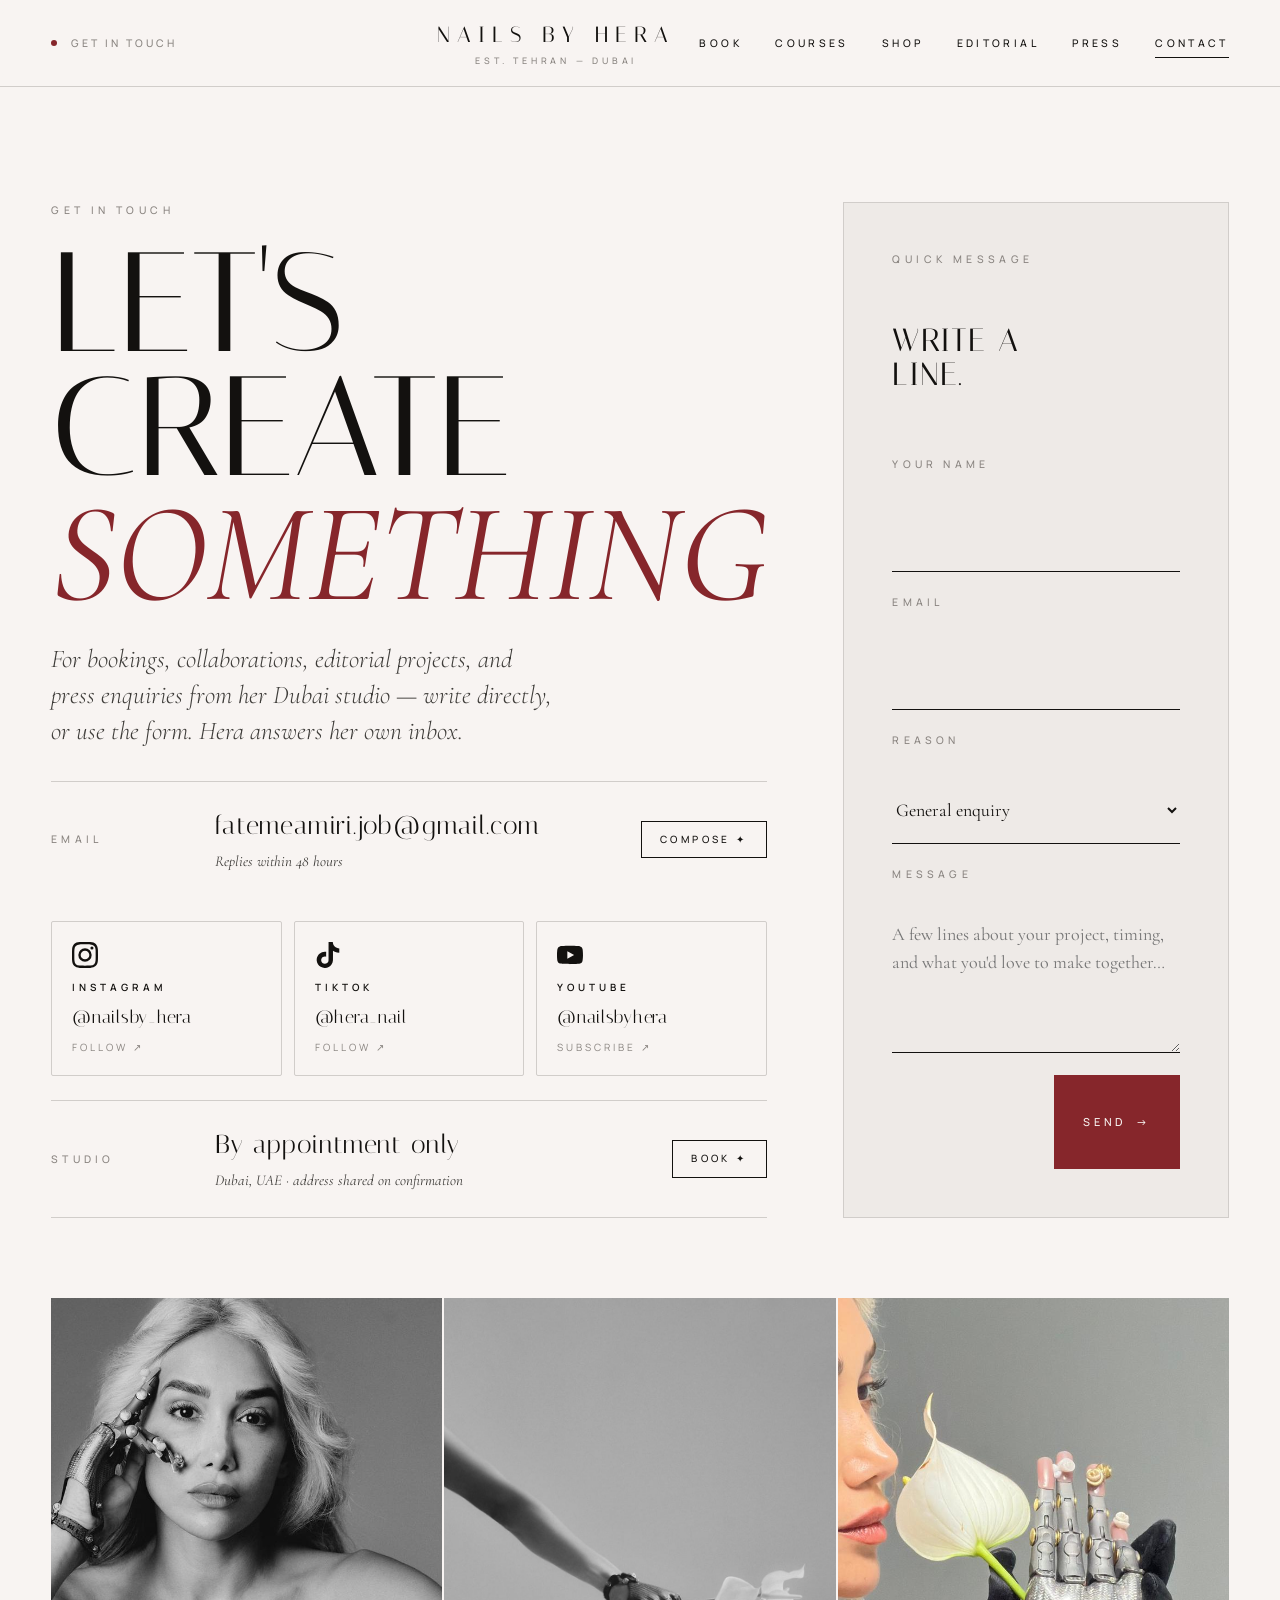
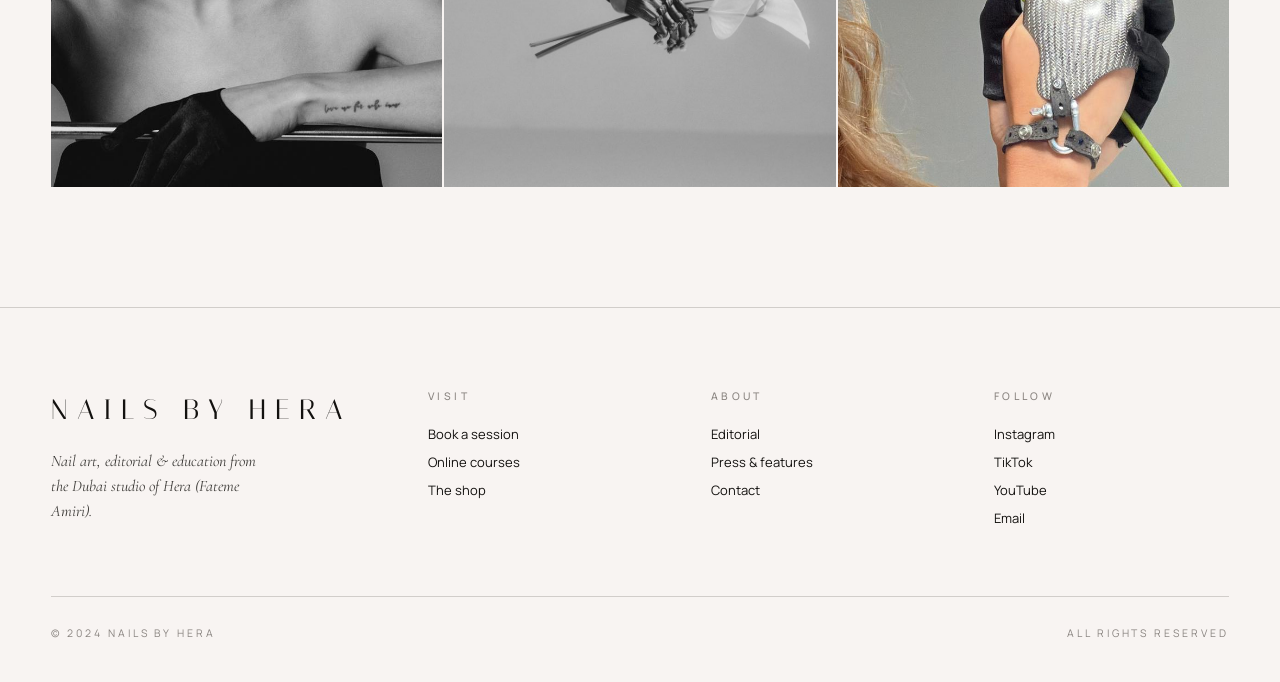
<file: contact.html>
<!doctype html>
<html lang="en">
<head>
<meta charset="utf-8">
<meta name="viewport" content="width=device-width,initial-scale=1,viewport-fit=cover">
<title>Contact — Nails by Hera</title>
<link rel="stylesheet" href="styles.css">
<style>
  .contact-wrap {
    max-width: var(--max);
    margin: 0 auto;
    padding: clamp(60px, 9vw, 130px) var(--pad) 80px;
    display: grid;
    grid-template-columns: 1.05fr 1fr;
    gap: clamp(40px, 6vw, 96px);
  }
  @media (max-width: 920px) { .contact-wrap { grid-template-columns: 1fr; } }

  .channels { margin-top: 32px; }
  .channel {
    padding: 24px 0;
    border-top: 1px solid var(--rule);
    display: grid;
    grid-template-columns: 140px 1fr auto;
    gap: 24px;
    align-items: center;
  }
  .channel:last-of-type { border-bottom: 1px solid var(--rule); }
  .channel .key {
    font-size: 10.5px;
    letter-spacing: 0.4em;
    text-transform: uppercase;
    color: var(--mute);
    font-weight: 500;
  }
  .channel .val {
    font-family: var(--display);
    font-size: 26px;
    letter-spacing: 0.04em;
  }
  .channel .val small {
    display: block;
    margin-top: 4px;
    font-family: var(--serif);
    font-style: italic;
    font-size: 15px;
    color: var(--ink-soft);
    letter-spacing: 0;
    text-transform: none;
  }
  .channel a.btn { padding: 10px 18px; font-size: 10px; }

  @media (max-width: 600px) {
    .channel { grid-template-columns: 1fr; gap: 6px; }
    .channel a.btn { justify-self: start; margin-top: 8px; }
  }

  .contact-form {
    padding: clamp(28px, 4vw, 48px);
    background: var(--bg-deep);
    border: 1px solid var(--rule);
    display: grid; gap: 22px;
  }
  .field { display: grid; gap: 8px; }
  .field label { font-size: 10.5px; letter-spacing: 0.4em; text-transform: uppercase; color: var(--mute); font-weight: 500; }
  .field input, .field textarea, .field select {
    border: 0; border-bottom: 1px solid var(--ink);
    padding: 10px 0;
    font-family: var(--serif); font-size: 18px;
  }
  .field input:focus, .field textarea:focus, .field select:focus { outline: none; border-bottom-color: var(--accent); }
  .field textarea { resize: vertical; min-height: 120px; }

  .social-cards {
    display: grid;
    grid-template-columns: repeat(3, 1fr);
    gap: 12px;
    margin: 24px 0;
  }
  @media (max-width: 600px) { .social-cards { grid-template-columns: 1fr; } }
  .social-card {
    display: flex;
    flex-direction: column;
    align-items: flex-start;
    gap: 8px;
    padding: 20px;
    border: 1px solid var(--rule);
    border-radius: 2px;
    transition: background .25s ease, border-color .25s ease;
    text-decoration: none;
    color: var(--ink);
  }
  .social-card:hover { background: var(--ink); color: var(--bg); }
  .social-icon { width: 26px; height: 26px; flex-shrink: 0; }
  .social-platform { font-size: 10px; letter-spacing: 0.4em; text-transform: uppercase; font-weight: 600; margin-top: 4px; }
  .social-handle { font-family: var(--display); font-size: 18px; letter-spacing: 0.04em; }
  .social-follow { font-size: 10px; letter-spacing: 0.3em; text-transform: uppercase; color: var(--mute); margin-top: auto; }
  .social-card:hover .social-follow { color: inherit; opacity: 0.7; }

  .image-strip {
    max-width: var(--max);
    margin: 0 auto;
    padding: 0 var(--pad);
    display: grid;
    grid-template-columns: repeat(3, 1fr);
    gap: 2px;
  }
  @media (max-width: 720px) { .image-strip { grid-template-columns: 1fr; } }
  .image-strip div {
    aspect-ratio: 4/5;
    background-size: cover;
    background-position: center;
  }
</style>
</head>
<body>

<header class="site-header">
  <nav class="nav">
    <div class="nav-left"><span class="dot"></span><span>Get in Touch</span></div>
    <a class="brand" href="index.html">Nails by Hera<span class="sub">EST. TEHRAN — DUBAI</span></a>
    <button class="nav-toggle" id="navToggle">Menu <span aria-hidden="true">＋</span></button>
    <ul class="nav-links" id="navLinks">
      <li><a href="book.html">Book</a></li>
      <li><a href="courses.html">Courses</a></li>
      <li><a href="shop.html">Shop</a></li>
      <li><a href="editorial.html">Editorial</a></li>
      <li><a href="press.html">Press</a></li>
      <li><a href="contact.html" class="active">Contact</a></li>
    </ul>
  </nav>
</header>

<main>
  <section class="contact-wrap" data-screen-label="01 Contact">
    <div>
      <p class="eyebrow">Get In Touch</p>
      <h1 class="h-display" style="margin-top:24px">Let's create<br><em style="font-family:var(--serif); font-style:italic; color:var(--accent)">something</em></h1>
      <p class="italic-lead" style="max-width:46ch; margin-top:24px">For bookings, collaborations, editorial projects, and press enquiries from her Dubai studio — write directly, or use the form. Hera answers her own inbox.</p>

      <div class="channels">
        <div class="channel">
          <span class="key">Email</span>
          <span class="val">fatemeamiri.job@gmail.com
            <small>Replies within 48 hours</small>
          </span>
          <a class="btn" href="mailto:fatemeamiri.job@gmail.com">Compose ✦</a>
        </div>
        <div class="social-cards">
          <a class="social-card" href="https://www.instagram.com/nailsby_hera" target="_blank" rel="noopener">
            <svg class="social-icon" viewBox="0 0 24 24" fill="currentColor"><path d="M12 2.163c3.204 0 3.584.012 4.85.07 3.252.148 4.771 1.691 4.919 4.919.058 1.265.069 1.645.069 4.849 0 3.205-.012 3.584-.069 4.849-.149 3.225-1.664 4.771-4.919 4.919-1.266.058-1.644.07-4.85.07-3.204 0-3.584-.012-4.849-.07-3.26-.149-4.771-1.699-4.919-4.92-.058-1.265-.07-1.644-.07-4.849 0-3.204.013-3.583.07-4.849.149-3.227 1.664-4.771 4.919-4.919 1.266-.057 1.645-.069 4.849-.069zM12 0C8.741 0 8.333.014 7.053.072 2.695.272.273 2.69.073 7.052.014 8.333 0 8.741 0 12c0 3.259.014 3.668.072 4.948.2 4.358 2.618 6.78 6.98 6.98C8.333 23.986 8.741 24 12 24c3.259 0 3.668-.014 4.948-.072 4.354-.2 6.782-2.618 6.979-6.98.059-1.28.073-1.689.073-4.948 0-3.259-.014-3.667-.072-4.947-.196-4.354-2.617-6.78-6.979-6.98C15.668.014 15.259 0 12 0zm0 5.838a6.162 6.162 0 100 12.324 6.162 6.162 0 000-12.324zM12 16a4 4 0 110-8 4 4 0 010 8zm6.406-11.845a1.44 1.44 0 100 2.881 1.44 1.44 0 000-2.881z"/></svg>
            <span class="social-platform">Instagram</span>
            <span class="social-handle">@nailsby_hera</span>
            <span class="social-follow">Follow ↗</span>
          </a>
          <a class="social-card" href="https://www.tiktok.com/@hera_nail" target="_blank" rel="noopener">
            <svg class="social-icon" viewBox="0 0 24 24" fill="currentColor"><path d="M12.525.02c1.31-.02 2.61-.01 3.91-.02.08 1.53.63 3.09 1.75 4.17 1.12 1.11 2.7 1.62 4.24 1.79v4.03c-1.44-.05-2.89-.35-4.2-.97-.57-.26-1.1-.59-1.62-.93-.01 2.92.01 5.84-.02 8.75-.08 1.4-.54 2.79-1.35 3.94-1.31 1.92-3.58 3.17-5.91 3.21-1.43.08-2.86-.31-4.08-1.03-2.02-1.19-3.44-3.37-3.65-5.71-.02-.5-.03-1-.01-1.49.18-1.9 1.12-3.72 2.58-4.96 1.66-1.44 3.98-2.13 6.15-1.72.02 1.48-.04 2.96-.04 4.44-.99-.32-2.15-.23-3.02.37-.63.41-1.11 1.04-1.36 1.75-.21.51-.15 1.07-.14 1.61.24 1.64 1.82 3.02 3.5 2.87 1.12-.01 2.19-.66 2.77-1.61.19-.33.4-.67.41-1.06.1-1.79.06-3.57.07-5.36.01-4.03-.01-8.05.02-12.07z"/></svg>
            <span class="social-platform">TikTok</span>
            <span class="social-handle">@hera_nail</span>
            <span class="social-follow">Follow ↗</span>
          </a>
          <a class="social-card" href="https://youtube.com/@nailsbyhera" target="_blank" rel="noopener">
            <svg class="social-icon" viewBox="0 0 24 24" fill="currentColor"><path d="M23.498 6.186a3.016 3.016 0 00-2.122-2.136C19.505 3.545 12 3.545 12 3.545s-7.505 0-9.377.505A3.017 3.017 0 00.502 6.186C0 8.07 0 12 0 12s0 3.93.502 5.814a3.016 3.016 0 002.122 2.136c1.871.505 9.376.505 9.376.505s7.505 0 9.377-.505a3.015 3.015 0 002.122-2.136C24 15.93 24 12 24 12s0-3.93-.502-5.814zM9.545 15.568V8.432L15.818 12l-6.273 3.568z"/></svg>
            <span class="social-platform">YouTube</span>
            <span class="social-handle">@nailsbyhera</span>
            <span class="social-follow">Subscribe ↗</span>
          </a>
        </div>
        <div class="channel">
          <span class="key">Studio</span>
          <span class="val">By appointment only
            <small>Dubai, UAE · address shared on confirmation</small>
          </span>
          <a class="btn" href="book.html">Book ✦</a>
        </div>
      </div>
    </div>

    <form class="contact-form" id="contactForm">
      <p class="eyebrow">Quick message</p>
      <h2 class="h-section" style="font-size:32px; margin-top:-8px">Write a<br>line.</h2>

      <div class="field">
        <label for="cName">Your name</label>
        <input type="text" id="cName" required>
      </div>
      <div class="field">
        <label for="cEmail">Email</label>
        <input type="email" id="cEmail" required>
      </div>
      <div class="field">
        <label for="cReason">Reason</label>
        <select id="cReason">
          <option>General enquiry</option>
          <option>Editorial / campaign</option>
          <option>Press &amp; interview</option>
          <option>Wholesale &amp; stockist</option>
          <option>Mentorship &amp; teaching</option>
        </select>
      </div>
      <div class="field">
        <label for="cMsg">Message</label>
        <textarea id="cMsg" required placeholder="A few lines about your project, timing, and what you'd love to make together…"></textarea>
      </div>

      <div style="display:flex; justify-content:flex-end;">
        <button class="btn accent" type="submit">Send <span class="arrow">→</span></button>
      </div>
    </form>
  </section>

  <section class="image-strip" data-screen-label="02 Image strip">
    <div style="background-image:url('img/hero-03-portrait.jpg')"></div>
    <div style="background-image:url('img/hero-02-mesh.jpg')"></div>
    <div style="background-image:url('img/hero-04-lily.jpg')"></div>
  </section>
</main>

<footer class="site-footer">
  <div class="footer-grid">
    <div><div class="footer-mark">Nails by Hera</div><p style="margin-top:18px; font-family:var(--serif); font-style:italic; font-size:16px; color:var(--ink-soft); max-width:32ch;">Nail art, editorial &amp; education from the Dubai studio of Hera (Fateme Amiri).</p></div>
    <div><h4>Visit</h4><a href="book.html">Book a session</a><a href="courses.html">Online courses</a><a href="shop.html">The shop</a></div>
    <div><h4>About</h4><a href="editorial.html">Editorial</a><a href="press.html">Press &amp; features</a><a href="contact.html">Contact</a></div>
    <div><h4>Follow</h4><a href="#">Instagram</a><a href="#">TikTok</a><a href="#">YouTube</a><a href="mailto:fatemeamiri.job@gmail.com">Email</a></div>
  </div>
  <div class="footer-bottom"><span>© 2024 Nails by Hera</span><span>All rights reserved</span></div>
</footer>

<script>
  const tog = document.getElementById('navToggle');
  const links = document.getElementById('navLinks');
  tog?.addEventListener('click', () => links.classList.toggle('open'));

  document.getElementById('contactForm').addEventListener('submit', (e) => {
    e.preventDefault();
    const name = document.getElementById('cName').value.trim();
    const email = document.getElementById('cEmail').value.trim();
    const reason = document.getElementById('cReason').value;
    const msg = document.getElementById('cMsg').value.trim();
    if (!name || !email || !msg) return;
    const subject = `${reason} · ${name}`;
    const body = `From:  ${name} <${email}>\nReason: ${reason}\n\n${msg}\n\n— heranail.com contact form`;
    window.location.href = `mailto:fatemeamiri.job@gmail.com?subject=${encodeURIComponent(subject)}&body=${encodeURIComponent(body)}`;
  });
</script>
</body>
</html>
</file>
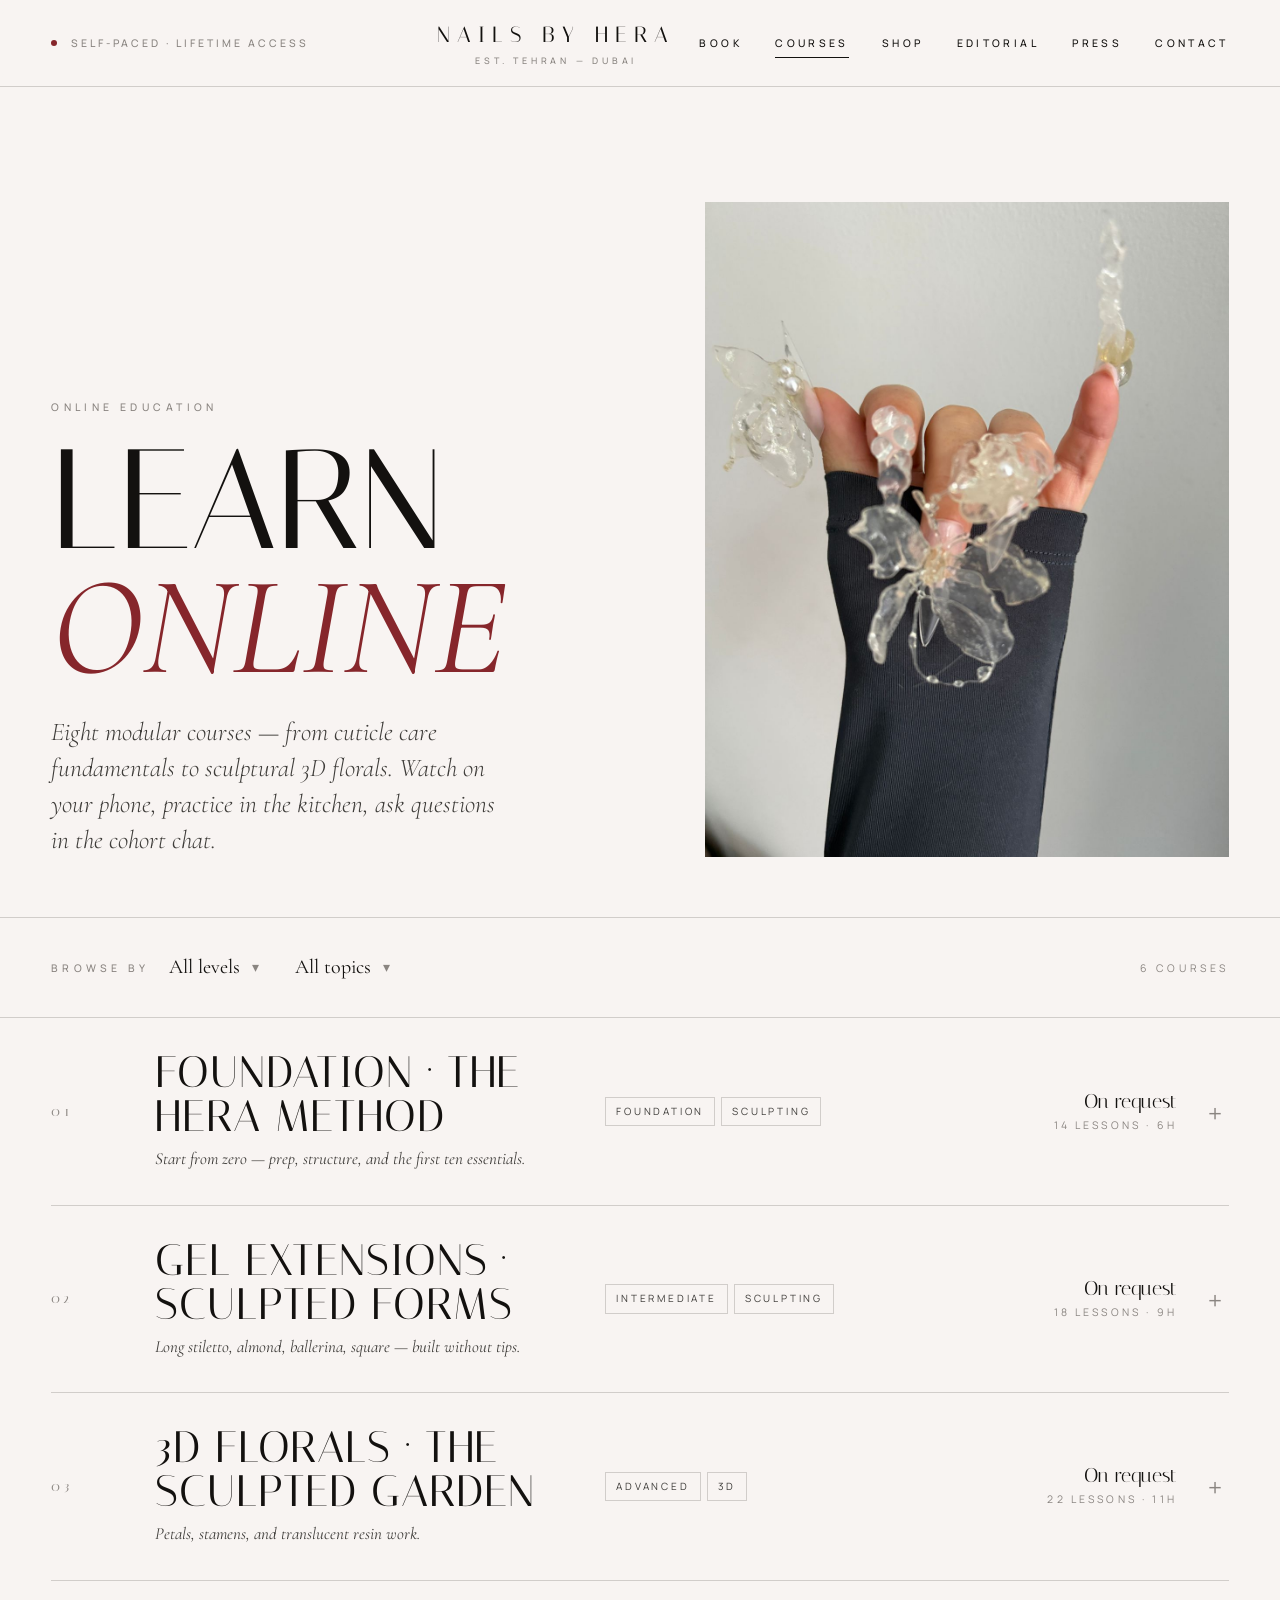
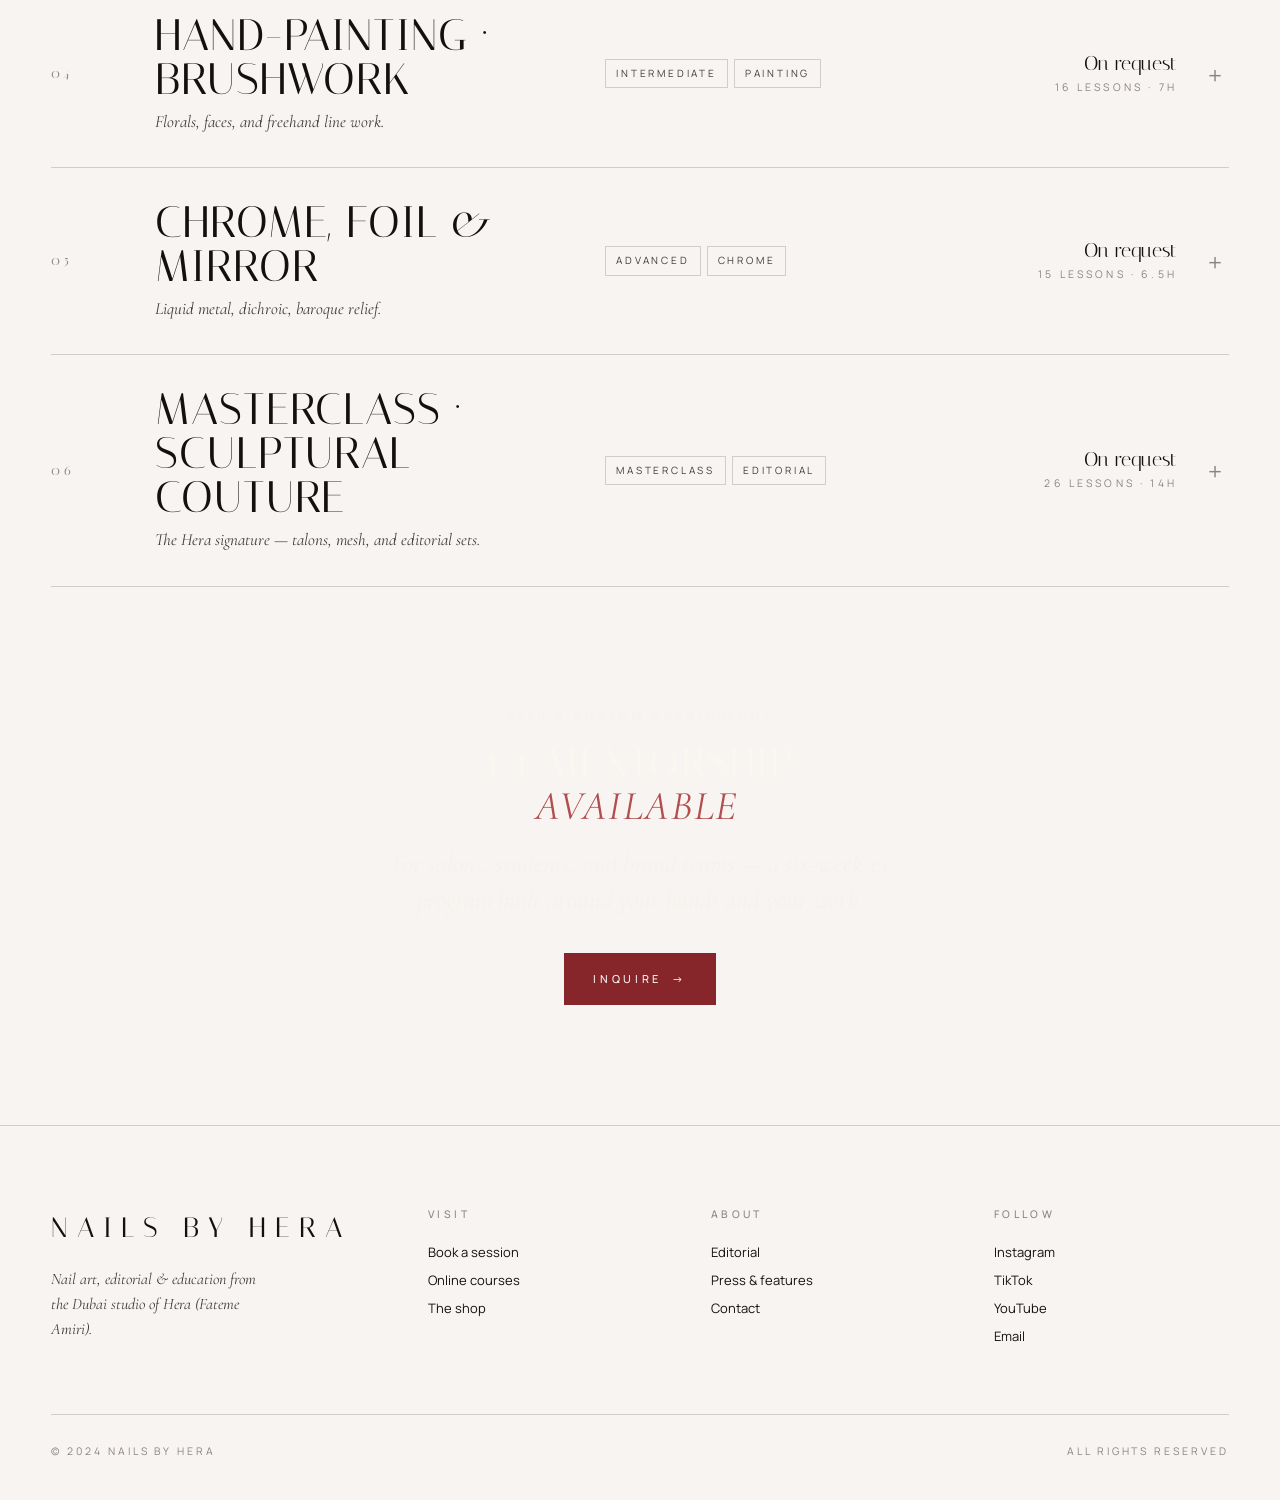
<file: courses.html>
<!doctype html>
<html lang="en">
<head>
<meta charset="utf-8">
<meta name="viewport" content="width=device-width,initial-scale=1,viewport-fit=cover">
<title>Courses — Nails by Hera</title>
<link rel="stylesheet" href="styles.css">
<style>
  /* Filter dropdown */
  .filter-bar {
    display: flex; align-items: center; gap: 20px; flex-wrap: wrap;
    border-top: 1px solid var(--rule);
    border-bottom: 1px solid var(--rule);
    padding: 24px var(--pad);
    max-width: var(--max);
    margin: 60px auto 0;
  }
  .filter-bar .label {
    font-size: 10.5px; letter-spacing: 0.4em; text-transform: uppercase; color: var(--mute); font-weight: 500;
  }
  .dropdown {
    position: relative;
  }
  .dropdown summary {
    list-style: none;
    cursor: pointer;
    padding: 10px 16px 10px 0;
    font-family: var(--serif);
    font-size: 20px;
    display: inline-flex;
    align-items: center;
    gap: 12px;
  }
  .dropdown summary::-webkit-details-marker { display: none; }
  .dropdown summary::after {
    content: "▾";
    font-size: 14px;
    color: var(--mute);
    transition: transform .3s;
  }
  .dropdown[open] summary::after { transform: rotate(180deg); }
  .dropdown .menu {
    position: absolute;
    top: 100%; left: -8px;
    min-width: 260px;
    background: var(--bg);
    border: 1px solid var(--rule);
    box-shadow: 0 24px 64px rgba(0,0,0,.06);
    padding: 8px 0;
    z-index: 20;
  }
  .dropdown .menu button {
    display: block;
    width: 100%;
    text-align: left;
    padding: 12px 20px;
    font-family: var(--serif);
    font-size: 17px;
    transition: background .2s;
  }
  .dropdown .menu button:hover { background: var(--bg-deep); color: var(--accent); }
  .dropdown .menu button.is-active::before { content: "✦  "; color: var(--accent); }

  .filter-spacer { flex: 1; }
  .filter-count { font-size: 10.5px; letter-spacing: 0.34em; text-transform: uppercase; color: var(--mute); }

  /* Course rows */
  .courses {
    max-width: var(--max);
    margin: 0 auto;
    padding: 0 var(--pad);
  }
  .course {
    border-bottom: 1px solid var(--rule);
    transition: background .3s;
  }
  .course summary {
    list-style: none;
    cursor: pointer;
    padding: 32px 0;
    display: grid;
    grid-template-columns: 80px 1.4fr 1fr 0.8fr 28px;
    align-items: center;
    gap: 24px;
    transition: padding .3s;
  }
  .course summary::-webkit-details-marker { display: none; }
  @media (max-width: 820px) {
    .course summary { grid-template-columns: 50px 1fr 28px; }
    .course summary .col-tags, .course summary .col-meta { display: none; }
  }
  .course[open] summary { padding-top: 36px; padding-bottom: 24px; }
  .course summary:hover .title { color: var(--accent); }

  .col-num {
    font-family: var(--display);
    font-size: 14px;
    letter-spacing: 0.3em;
    color: var(--mute);
  }
  .col-title .title {
    font-family: var(--display);
    font-size: clamp(28px, 3.6vw, 44px);
    line-height: 1;
    letter-spacing: 0.02em;
    text-transform: uppercase;
    transition: color .3s;
    font-weight: 400;
  }
  .col-title .sub {
    margin-top: 8px;
    font-family: var(--serif);
    font-style: italic;
    color: var(--ink-soft);
    font-size: 17px;
  }
  .col-tags {
    display: flex; flex-wrap: wrap; gap: 6px;
  }
  .tag {
    font-size: 10px;
    letter-spacing: 0.28em;
    text-transform: uppercase;
    padding: 6px 10px;
    border: 1px solid var(--rule);
    color: var(--ink-soft);
  }
  .col-meta {
    text-align: right;
  }
  .col-meta .price {
    font-family: var(--display);
    font-size: 20px;
    line-height: 1;
    white-space: nowrap;
  }
  .col-meta .dur {
    margin-top: 6px;
    font-size: 10.5px;
    letter-spacing: 0.3em;
    text-transform: uppercase;
    color: var(--mute);
  }
  .col-chev {
    text-align: center;
    font-size: 22px;
    color: var(--mute);
    transition: transform .3s, color .3s;
  }
  .course[open] .col-chev { transform: rotate(45deg); color: var(--accent); }

  /* Expanded panel */
  .panel {
    display: grid;
    grid-template-columns: 1fr 1fr;
    gap: clamp(28px, 4vw, 64px);
    padding: 8px 0 56px 80px;
    align-items: start;
  }
  @media (max-width: 820px) { .panel { grid-template-columns: 1fr; padding: 8px 0 32px 50px; } }
  .panel .img {
    aspect-ratio: 4/5;
    background-size: cover;
    background-position: center;
  }
  .panel .desc {
    font-family: var(--serif);
    font-size: 17px;
    line-height: 1.55;
    color: var(--ink-soft);
  }
  .panel h4 {
    font-family: var(--sans);
    font-size: 10.5px;
    letter-spacing: 0.4em;
    text-transform: uppercase;
    color: var(--mute);
    font-weight: 500;
    margin-top: 24px;
    margin-bottom: 10px;
  }
  .panel ol, .panel ul {
    margin: 0;
    padding-left: 18px;
    font-family: var(--serif);
    font-size: 16px;
    line-height: 1.7;
  }
  .panel .actions {
    display: flex; gap: 12px; margin-top: 28px; flex-wrap: wrap;
  }

  /* Hero composition */
  .courses-hero {
    display: grid;
    grid-template-columns: 1.1fr 1fr;
    gap: clamp(40px, 6vw, 96px);
    align-items: end;
    max-width: var(--max);
    margin: 0 auto;
    padding: clamp(60px, 9vw, 130px) var(--pad) 0;
  }
  @media (max-width: 820px) { .courses-hero { grid-template-columns: 1fr; align-items: start; padding-top: 60px; } }
  .courses-hero .side img {
    width: 100%; aspect-ratio: 4/5; object-fit: cover;
  }
</style>
</head>
<body>

<header class="site-header">
  <nav class="nav">
    <div class="nav-left"><span class="dot"></span><span>Self-Paced · Lifetime Access</span></div>
    <a class="brand" href="index.html">Nails by Hera<span class="sub">EST. TEHRAN — DUBAI</span></a>
    <button class="nav-toggle" id="navToggle">Menu <span aria-hidden="true">＋</span></button>
    <ul class="nav-links" id="navLinks">
      <li><a href="book.html">Book</a></li>
      <li><a href="courses.html" class="active">Courses</a></li>
      <li><a href="shop.html">Shop</a></li>
      <li><a href="editorial.html">Editorial</a></li>
      <li><a href="press.html">Press</a></li>
      <li><a href="contact.html">Contact</a></li>
    </ul>
  </nav>
</header>

<main>
  <section class="courses-hero" data-screen-label="01 Courses hero">
    <div>
      <p class="eyebrow">Online Education</p>
      <h1 class="h-display" style="margin-top:24px">Learn<br><em style="font-family:var(--serif); font-style:italic; color:var(--accent)">online</em></h1>
      <p class="italic-lead" style="max-width:42ch; margin-top:24px">Eight modular courses — from cuticle care fundamentals to sculptural 3D florals. Watch on your phone, practice in the kitchen, ask questions in the cohort chat.</p>
    </div>
    <div class="side">
      <img src="img/nail-clear-flower.jpg" alt="Hands with sculpted clear-resin floral nails">
    </div>
  </section>

  <!-- Dropdown filter -->
  <div class="filter-bar" data-screen-label="02 Filter">
    <span class="label">Browse by</span>
    <details class="dropdown" id="levelDD">
      <summary id="levelLabel">All levels</summary>
      <div class="menu">
        <button class="is-active" data-level="all">All levels</button>
        <button data-level="foundation">Foundation</button>
        <button data-level="intermediate">Intermediate</button>
        <button data-level="advanced">Advanced</button>
        <button data-level="masterclass">Masterclass</button>
      </div>
    </details>
    <details class="dropdown" id="topicDD">
      <summary id="topicLabel">All topics</summary>
      <div class="menu">
        <button class="is-active" data-topic="all">All topics</button>
        <button data-topic="sculpt">Sculpting &amp; Extensions</button>
        <button data-topic="3d">3D &amp; Sculptural Art</button>
        <button data-topic="paint">Hand-painting</button>
        <button data-topic="chrome">Chrome &amp; Foils</button>
        <button data-topic="business">Business</button>
      </div>
    </details>
    <span class="filter-spacer"></span>
    <span class="filter-count" id="count">6 courses</span>
  </div>

  <!-- Course list -->
  <section class="courses" id="courseList" data-screen-label="03 Course list">

    <details class="course" data-level="foundation" data-topic="sculpt">
      <summary>
        <span class="col-num">01</span>
        <div class="col-title">
          <div class="title">Foundation · The Hera Method</div>
          <div class="sub">Start from zero — prep, structure, and the first ten essentials.</div>
        </div>
        <div class="col-tags"><span class="tag">Foundation</span><span class="tag">Sculpting</span></div>
        <div class="col-meta"><div class="price">On request</div><div class="dur">14 lessons · 6h</div></div>
        <span class="col-chev">＋</span>
      </summary>
      <div class="panel">
        <div class="img" style="background-image:url('img/nail-23.jpg')"></div>
        <div>
          <p class="desc">The starting point. Everything Hera wishes she'd known on day one — from how to read a nail bed, to sterilising tools, to building an even apex without filing the life out of your hand. Filmed in close-up so you can see every stroke.</p>
          <h4>You will learn</h4>
          <ul>
            <li>Anatomy of the natural nail &amp; healthy prep</li>
            <li>Gel chemistry: builder, hard, and soft</li>
            <li>Form fitting and apex placement</li>
            <li>Filing, refining, and finish</li>
          </ul>
          <h4>Includes</h4>
          <p class="desc" style="margin-top:0">14 video lessons · PDF kit list · cohort chat for 90 days · certificate of completion.</p>
          <div class="actions">
            <a class="btn accent" href="mailto:fatemeamiri.job@gmail.com?subject=Enrol%20·%20Foundation%20%C2%B7%20The%20Hera%20Method">Enrol now <span class="arrow">→</span></a>
            <a class="btn ghost" href="#">Preview lesson 1</a>
          </div>
        </div>
      </div>
    </details>

    <details class="course" data-level="intermediate" data-topic="sculpt">
      <summary>
        <span class="col-num">02</span>
        <div class="col-title">
          <div class="title">Gel Extensions · Sculpted Forms</div>
          <div class="sub">Long stiletto, almond, ballerina, square — built without tips.</div>
        </div>
        <div class="col-tags"><span class="tag">Intermediate</span><span class="tag">Sculpting</span></div>
        <div class="col-meta"><div class="price">On request</div><div class="dur">18 lessons · 9h</div></div>
        <span class="col-chev">＋</span>
      </summary>
      <div class="panel">
        <div class="img" style="background-image:url('img/nail-red-silver.jpg')"></div>
        <div>
          <p class="desc">Build long, structurally sound extensions in five shapes — without plastic tips. Real-time sculpting with multiple angles, including the awkward pinky and the everyone-fights-it ring finger.</p>
          <h4>Modules</h4>
          <ol>
            <li>Form prep &amp; alignment</li>
            <li>Stiletto · Almond · Ballerina</li>
            <li>Square &amp; tapered square</li>
            <li>Refining the structure</li>
            <li>Maintenance &amp; safe removal</li>
          </ol>
          <div class="actions">
            <a class="btn accent" href="mailto:fatemeamiri.job@gmail.com?subject=Enrol%20·%20Gel%20Extensions">Enrol now <span class="arrow">→</span></a>
          </div>
        </div>
      </div>
    </details>

    <details class="course" data-level="advanced" data-topic="3d">
      <summary>
        <span class="col-num">03</span>
        <div class="col-title">
          <div class="title">3D Florals · The Sculpted Garden</div>
          <div class="sub">Petals, stamens, and translucent resin work.</div>
        </div>
        <div class="col-tags"><span class="tag">Advanced</span><span class="tag">3D</span></div>
        <div class="col-meta"><div class="price">On request</div><div class="dur">22 lessons · 11h</div></div>
        <span class="col-chev">＋</span>
      </summary>
      <div class="panel">
        <div class="img" style="background-image:url('img/nail-clear-flowers-02.jpg')"></div>
        <div>
          <p class="desc">The course people fly in for, taught online. Build dimensional flowers, leaves, and vines that survive a handshake — including the translucent resin work seen in the Anthurium editorial.</p>
          <h4>Highlights</h4>
          <ul>
            <li>Petal anatomy &amp; gel viscosity</li>
            <li>Building lift without weight</li>
            <li>Translucent resin pours</li>
            <li>Anchoring decorative elements</li>
          </ul>
          <div class="actions">
            <a class="btn accent" href="mailto:fatemeamiri.job@gmail.com?subject=Enrol%20·%203D%20Florals">Enrol now <span class="arrow">→</span></a>
          </div>
        </div>
      </div>
    </details>

    <details class="course" data-level="intermediate" data-topic="paint">
      <summary>
        <span class="col-num">04</span>
        <div class="col-title">
          <div class="title">Hand-Painting · Brushwork</div>
          <div class="sub">Florals, faces, and freehand line work.</div>
        </div>
        <div class="col-tags"><span class="tag">Intermediate</span><span class="tag">Painting</span></div>
        <div class="col-meta"><div class="price">On request</div><div class="dur">16 lessons · 7h</div></div>
        <span class="col-chev">＋</span>
      </summary>
      <div class="panel">
        <div class="img" style="background-image:url('img/nail-colorful-01.jpg')"></div>
        <div>
          <p class="desc">A painter's approach to nail art — brush economy, layering, and how to hide a mistake nobody else will ever see.</p>
          <h4>Studies</h4>
          <ul>
            <li>Daisies, anthuriums, peonies</li>
            <li>Faces &amp; loose portraits</li>
            <li>Single-stroke leaves</li>
            <li>Color theory for tiny canvases</li>
          </ul>
          <div class="actions">
            <a class="btn accent" href="mailto:fatemeamiri.job@gmail.com?subject=Enrol%20·%20Hand-Painting">Enrol now <span class="arrow">→</span></a>
          </div>
        </div>
      </div>
    </details>

    <details class="course" data-level="advanced" data-topic="chrome">
      <summary>
        <span class="col-num">05</span>
        <div class="col-title">
          <div class="title">Chrome, Foil &amp; Mirror</div>
          <div class="sub">Liquid metal, dichroic, baroque relief.</div>
        </div>
        <div class="col-tags"><span class="tag">Advanced</span><span class="tag">Chrome</span></div>
        <div class="col-meta"><div class="price">On request</div><div class="dur">15 lessons · 6.5h</div></div>
        <span class="col-chev">＋</span>
      </summary>
      <div class="panel">
        <div class="img" style="background-image:url('img/nail-blue-baroque.jpg')"></div>
        <div>
          <p class="desc">The signature mirror finish — without smudges, without dullness. Plus baroque relief work using sculpting gel and chrome powder.</p>
          <h4>You'll cover</h4>
          <ul>
            <li>Base color &amp; topcoat chemistry</li>
            <li>Powder selection by light condition</li>
            <li>Baroque sculpting &amp; chrome stamping</li>
            <li>Sealing for two-week wear</li>
          </ul>
          <div class="actions">
            <a class="btn accent" href="mailto:fatemeamiri.job@gmail.com?subject=Enrol%20·%20Chrome%2C%20Foil%20%26%20Mirror">Enrol now <span class="arrow">→</span></a>
          </div>
        </div>
      </div>
    </details>

    <details class="course" data-level="masterclass" data-topic="3d">
      <summary>
        <span class="col-num">06</span>
        <div class="col-title">
          <div class="title">Masterclass · Sculptural Couture</div>
          <div class="sub">The Hera signature — talons, mesh, and editorial sets.</div>
        </div>
        <div class="col-tags"><span class="tag">Masterclass</span><span class="tag">Editorial</span></div>
        <div class="col-meta"><div class="price">On request</div><div class="dur">26 lessons · 14h</div></div>
        <span class="col-chev">＋</span>
      </summary>
      <div class="panel">
        <div class="img" style="background-image:url('img/nail-black-prototypes.jpg')"></div>
        <div>
          <p class="desc">A full editorial set, taught end-to-end. From mood board to mesh-gauntlet integration. This is the course Hera almost didn't release.</p>
          <h4>Includes</h4>
          <ul>
            <li>Brief reading &amp; concept boards</li>
            <li>Sculpting accessory-integrated talons</li>
            <li>On-set finishing &amp; quick fixes</li>
            <li>Photographing your own work</li>
            <li>1:1 portfolio review</li>
          </ul>
          <div class="actions">
            <a class="btn accent" href="mailto:fatemeamiri.job@gmail.com?subject=Enrol%20·%20Sculptural%20Couture%20Masterclass">Enrol now <span class="arrow">→</span></a>
          </div>
        </div>
      </div>
    </details>

  </section>

  <!-- Closing -->
  <section class="section-dark" style="text-align:center; margin-top:120px;">
    <div class="shell">
      <p class="eyebrow" style="color:rgba(244,239,233,.55)">Need a custom curriculum?</p>
      <h2 class="h-section" style="color:#faf6f0; margin-top:18px">1:1 mentorship<br><em style="font-family:var(--serif); font-style:italic; color:var(--accent-soft)">available</em>.</h2>
      <p class="italic-lead" style="color:rgba(244,239,233,.7); margin-top:18px; max-width:50ch; margin-left:auto; margin-right:auto;">For salons, students, and brand teams — a six-week 1:1 program built around your hands and your work.</p>
      <a class="btn accent" href="mailto:fatemeamiri.job@gmail.com?subject=1%3A1%20Mentorship%20Inquiry" style="margin-top:36px">Inquire <span class="arrow">→</span></a>
    </div>
  </section>
</main>

<footer class="site-footer">
  <div class="footer-grid">
    <div><div class="footer-mark">Nails by Hera</div><p style="margin-top:18px; font-family:var(--serif); font-style:italic; font-size:16px; color:var(--ink-soft); max-width:32ch;">Nail art, editorial &amp; education from the Dubai studio of Hera (Fateme Amiri).</p></div>
    <div><h4>Visit</h4><a href="book.html">Book a session</a><a href="courses.html">Online courses</a><a href="shop.html">The shop</a></div>
    <div><h4>About</h4><a href="editorial.html">Editorial</a><a href="press.html">Press &amp; features</a><a href="contact.html">Contact</a></div>
    <div><h4>Follow</h4><a href="#">Instagram</a><a href="#">TikTok</a><a href="#">YouTube</a><a href="mailto:fatemeamiri.job@gmail.com">Email</a></div>
  </div>
  <div class="footer-bottom"><span>© 2024 Nails by Hera</span><span>All rights reserved</span></div>
</footer>

<script>
  const tog = document.getElementById('navToggle');
  const links = document.getElementById('navLinks');
  tog?.addEventListener('click', () => links.classList.toggle('open'));

  // Dropdown filtering
  let levelF = 'all', topicF = 'all';
  const courseList = document.getElementById('courseList');
  const countEl = document.getElementById('count');

  function setFilter(kind, val, labelEl, dd) {
    if (kind === 'level') levelF = val;
    else topicF = val;
    dd.querySelectorAll('button').forEach(b => b.classList.toggle('is-active', b.dataset[kind] === val));
    labelEl.textContent = dd.querySelector('button.is-active').textContent;
    dd.removeAttribute('open');
    apply();
  }

  function apply() {
    let n = 0;
    courseList.querySelectorAll('.course').forEach(c => {
      const lv = c.dataset.level, tp = c.dataset.topic;
      const match = (levelF === 'all' || levelF === lv) && (topicF === 'all' || topicF === tp);
      c.style.display = match ? '' : 'none';
      if (match) n++;
    });
    countEl.textContent = `${n} course${n === 1 ? '' : 's'}`;
  }

  const levelDD = document.getElementById('levelDD');
  const topicDD = document.getElementById('topicDD');
  levelDD.querySelectorAll('button').forEach(b => {
    b.addEventListener('click', () => setFilter('level', b.dataset.level, document.getElementById('levelLabel'), levelDD));
  });
  topicDD.querySelectorAll('button').forEach(b => {
    b.addEventListener('click', () => setFilter('topic', b.dataset.topic, document.getElementById('topicLabel'), topicDD));
  });

  // Close dropdowns on outside click
  document.addEventListener('click', (e) => {
    document.querySelectorAll('.dropdown[open]').forEach(d => {
      if (!d.contains(e.target)) d.removeAttribute('open');
    });
  });
</script>
</body>
</html>
</file>
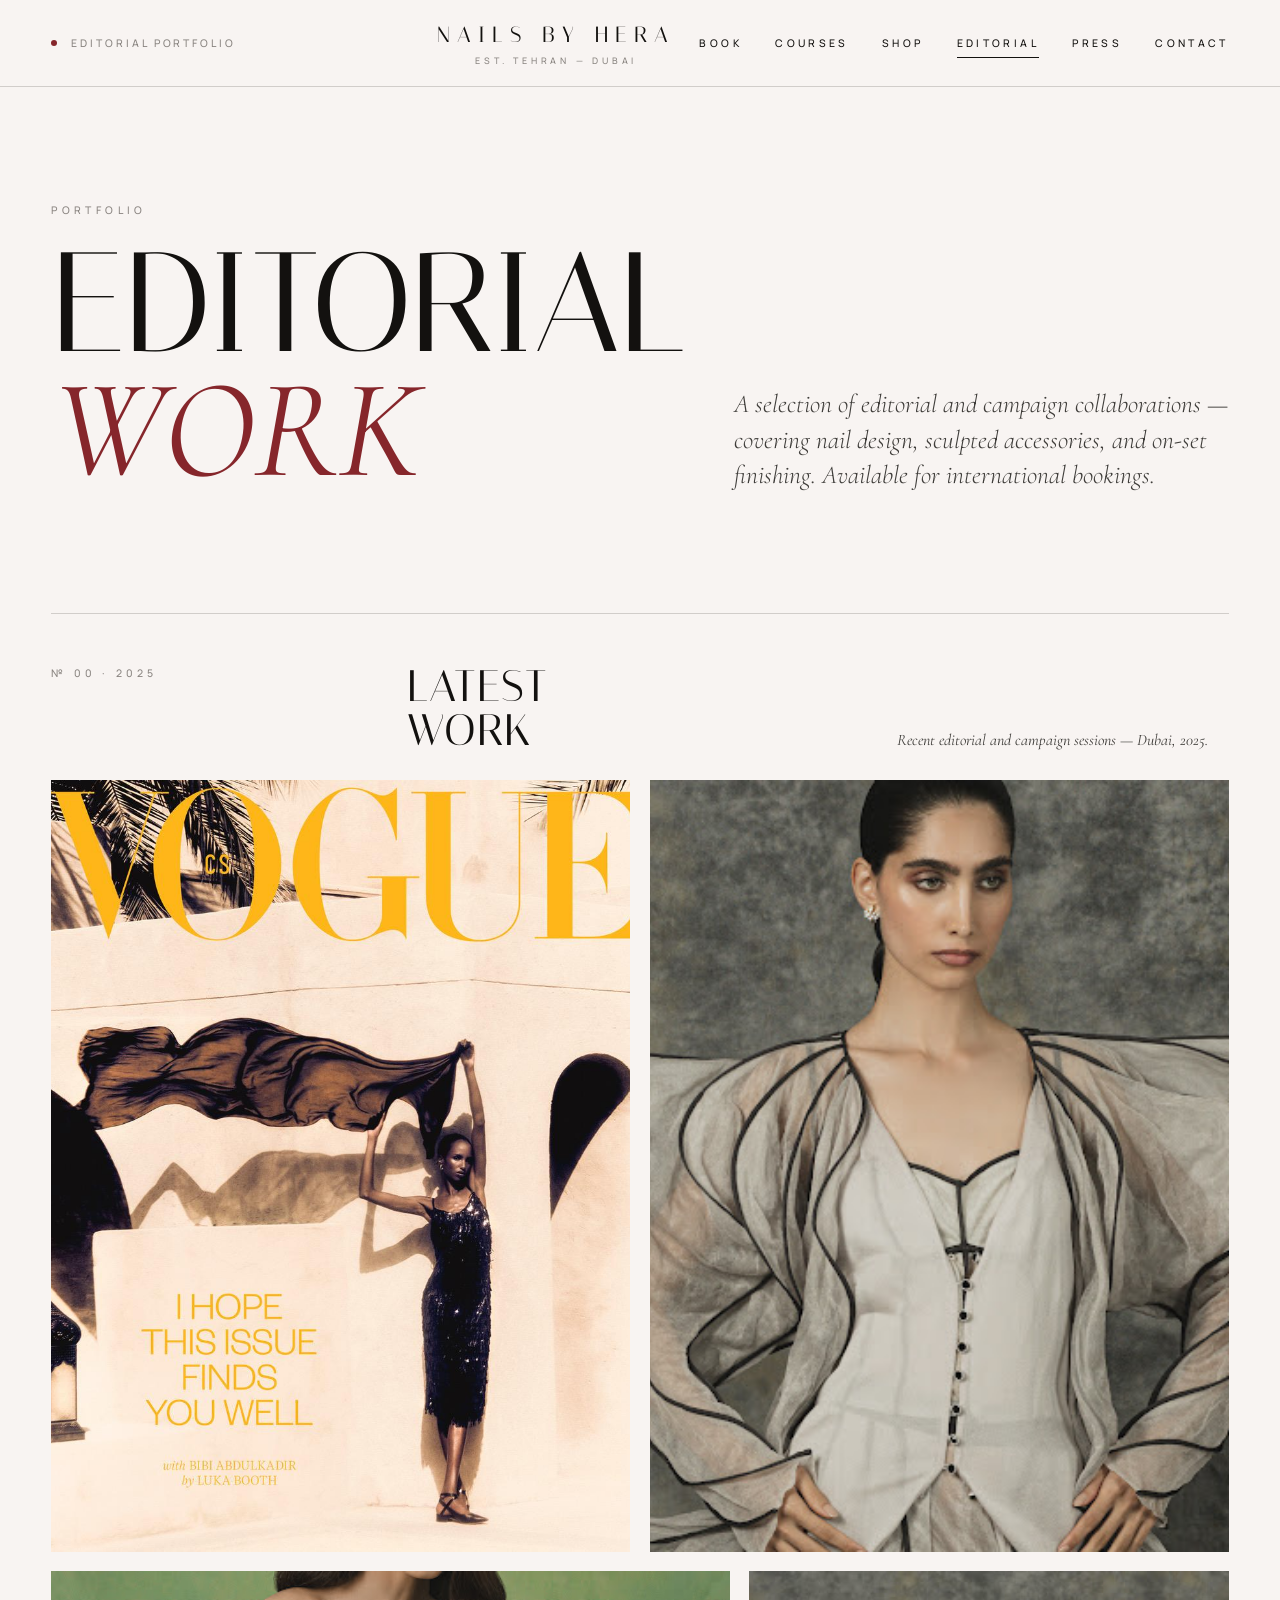
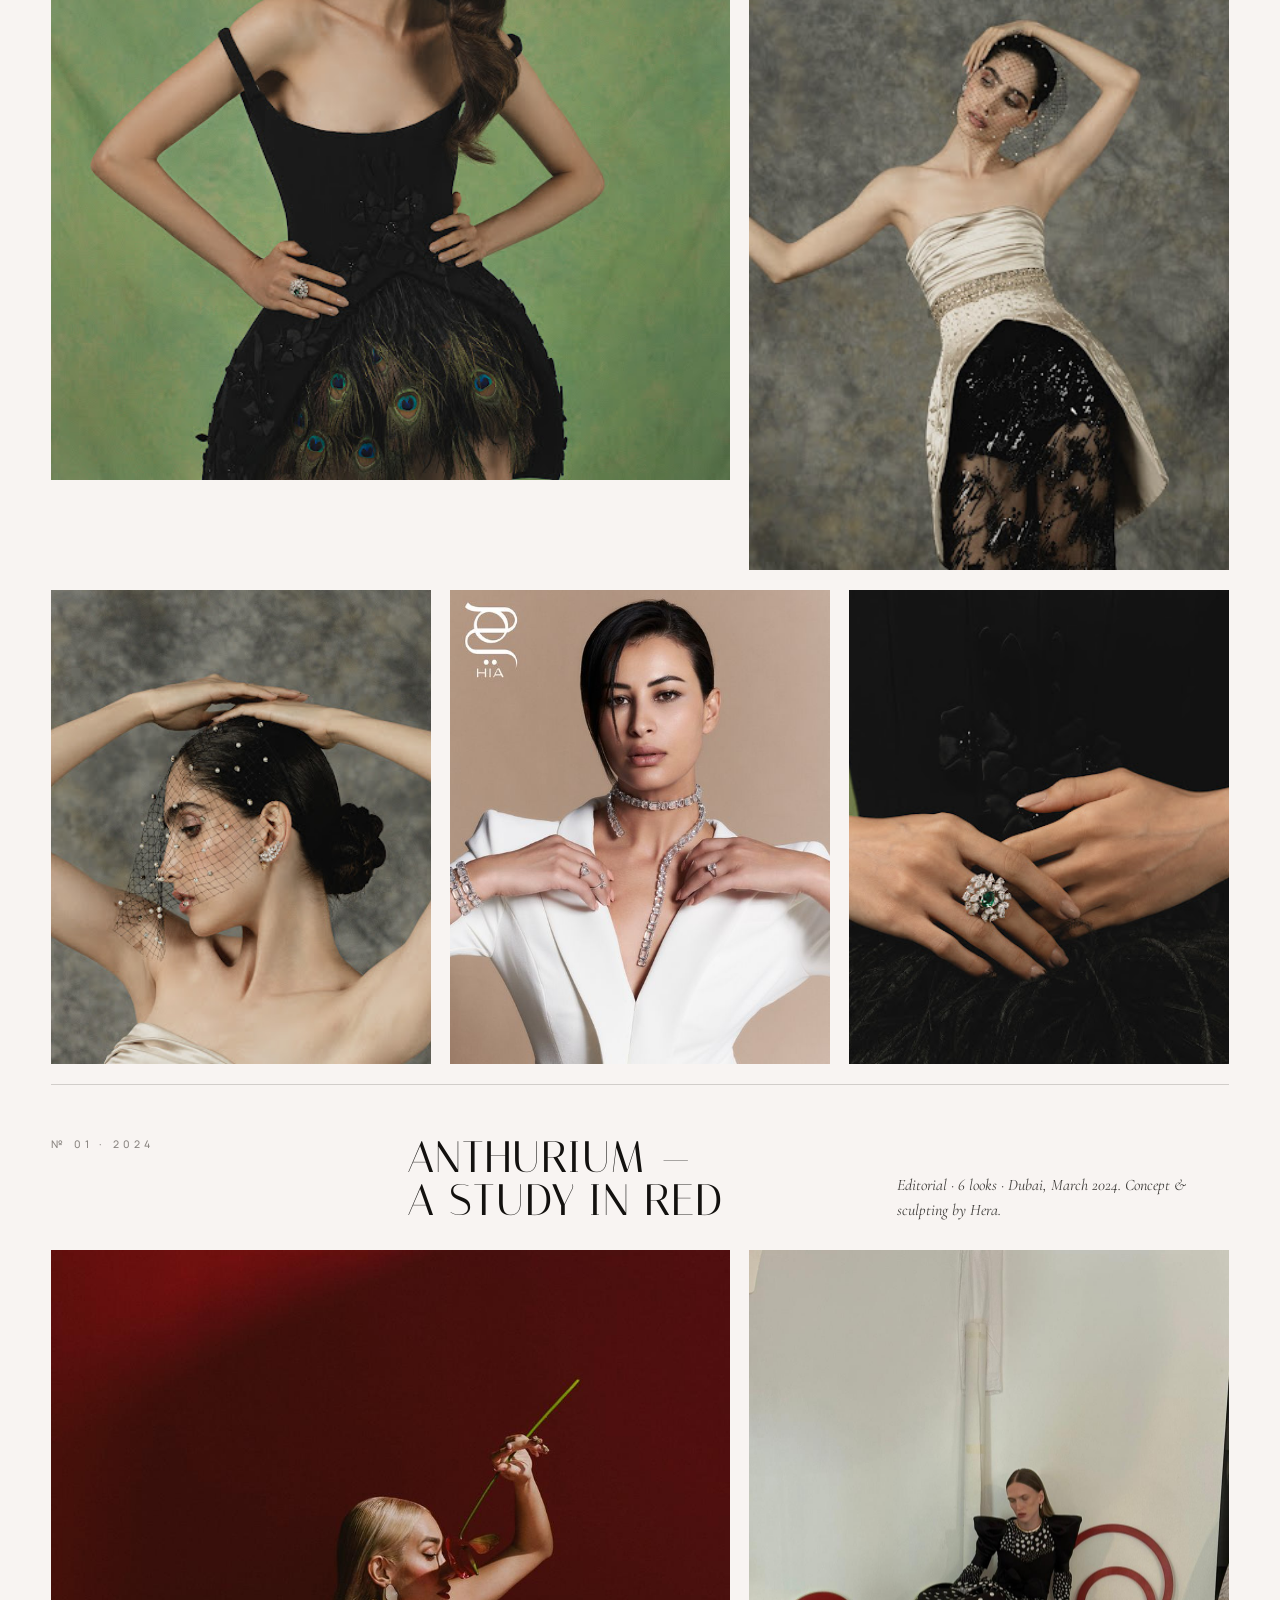
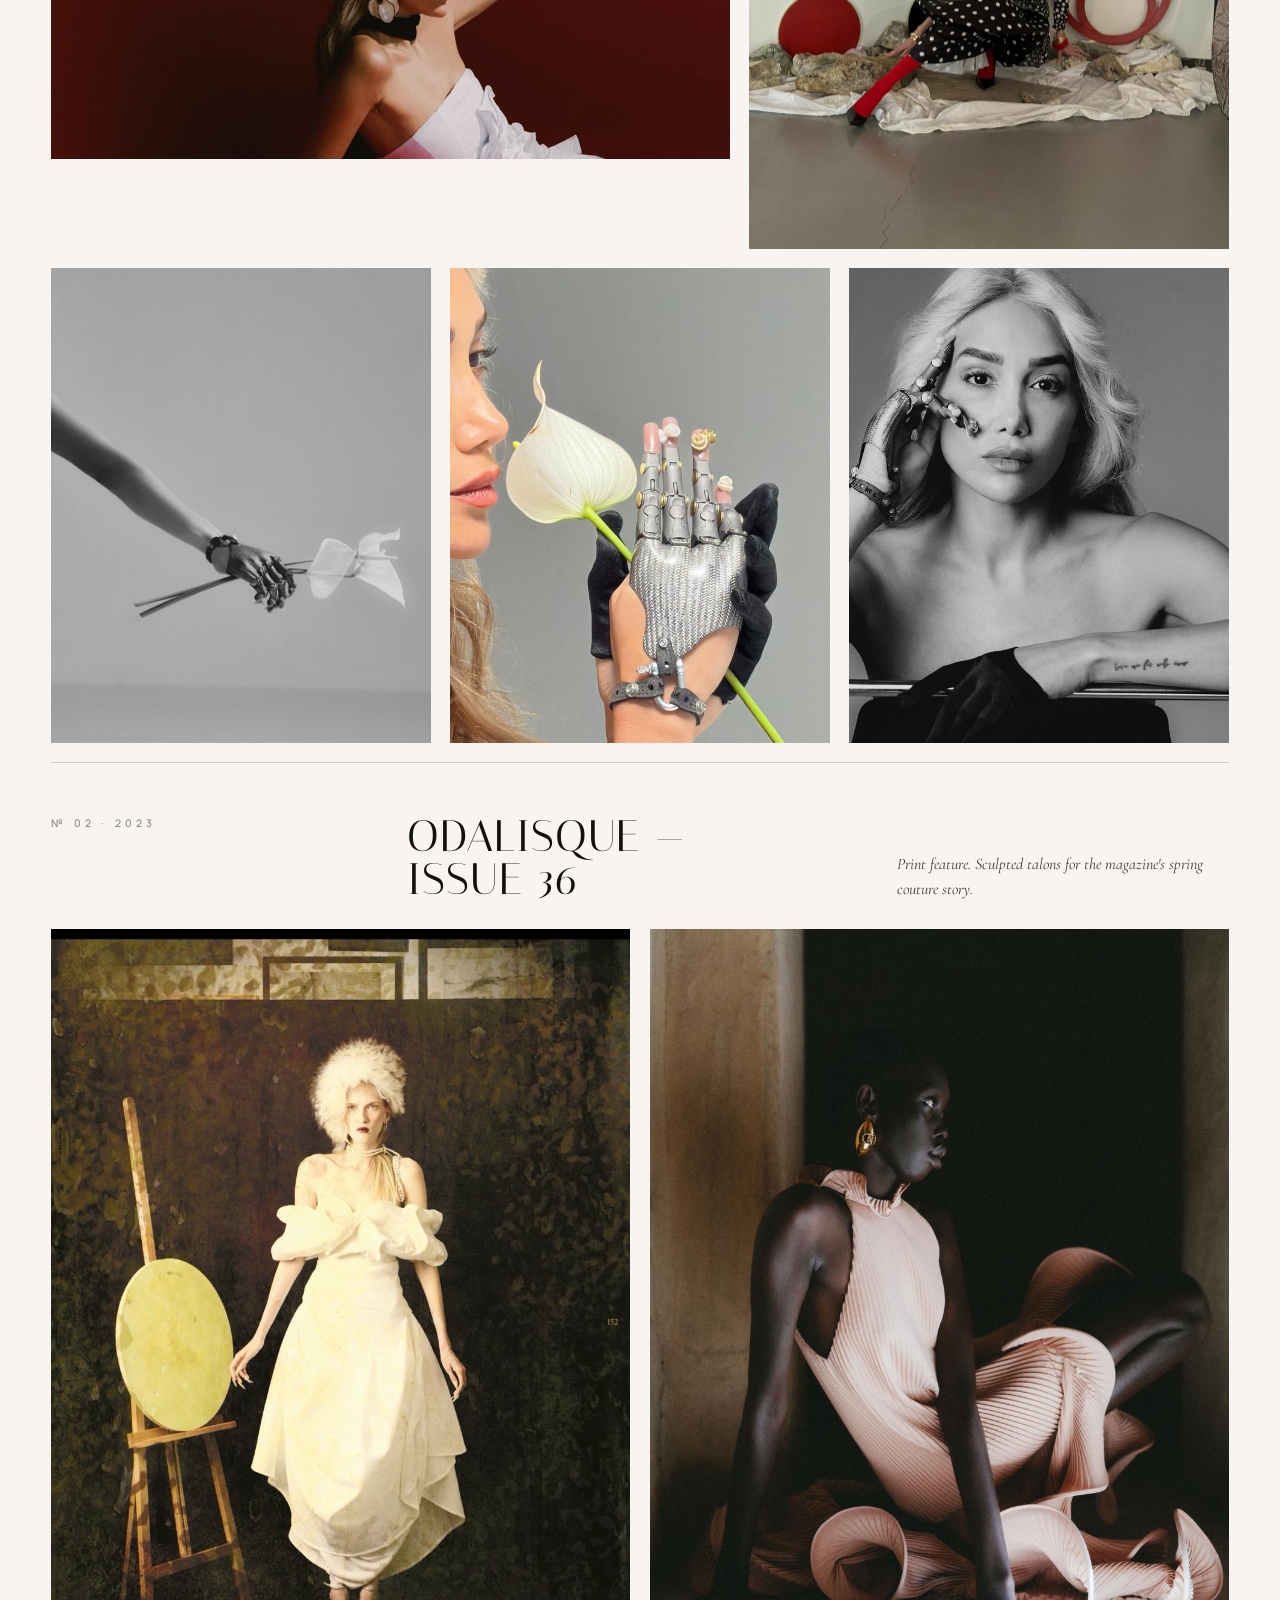
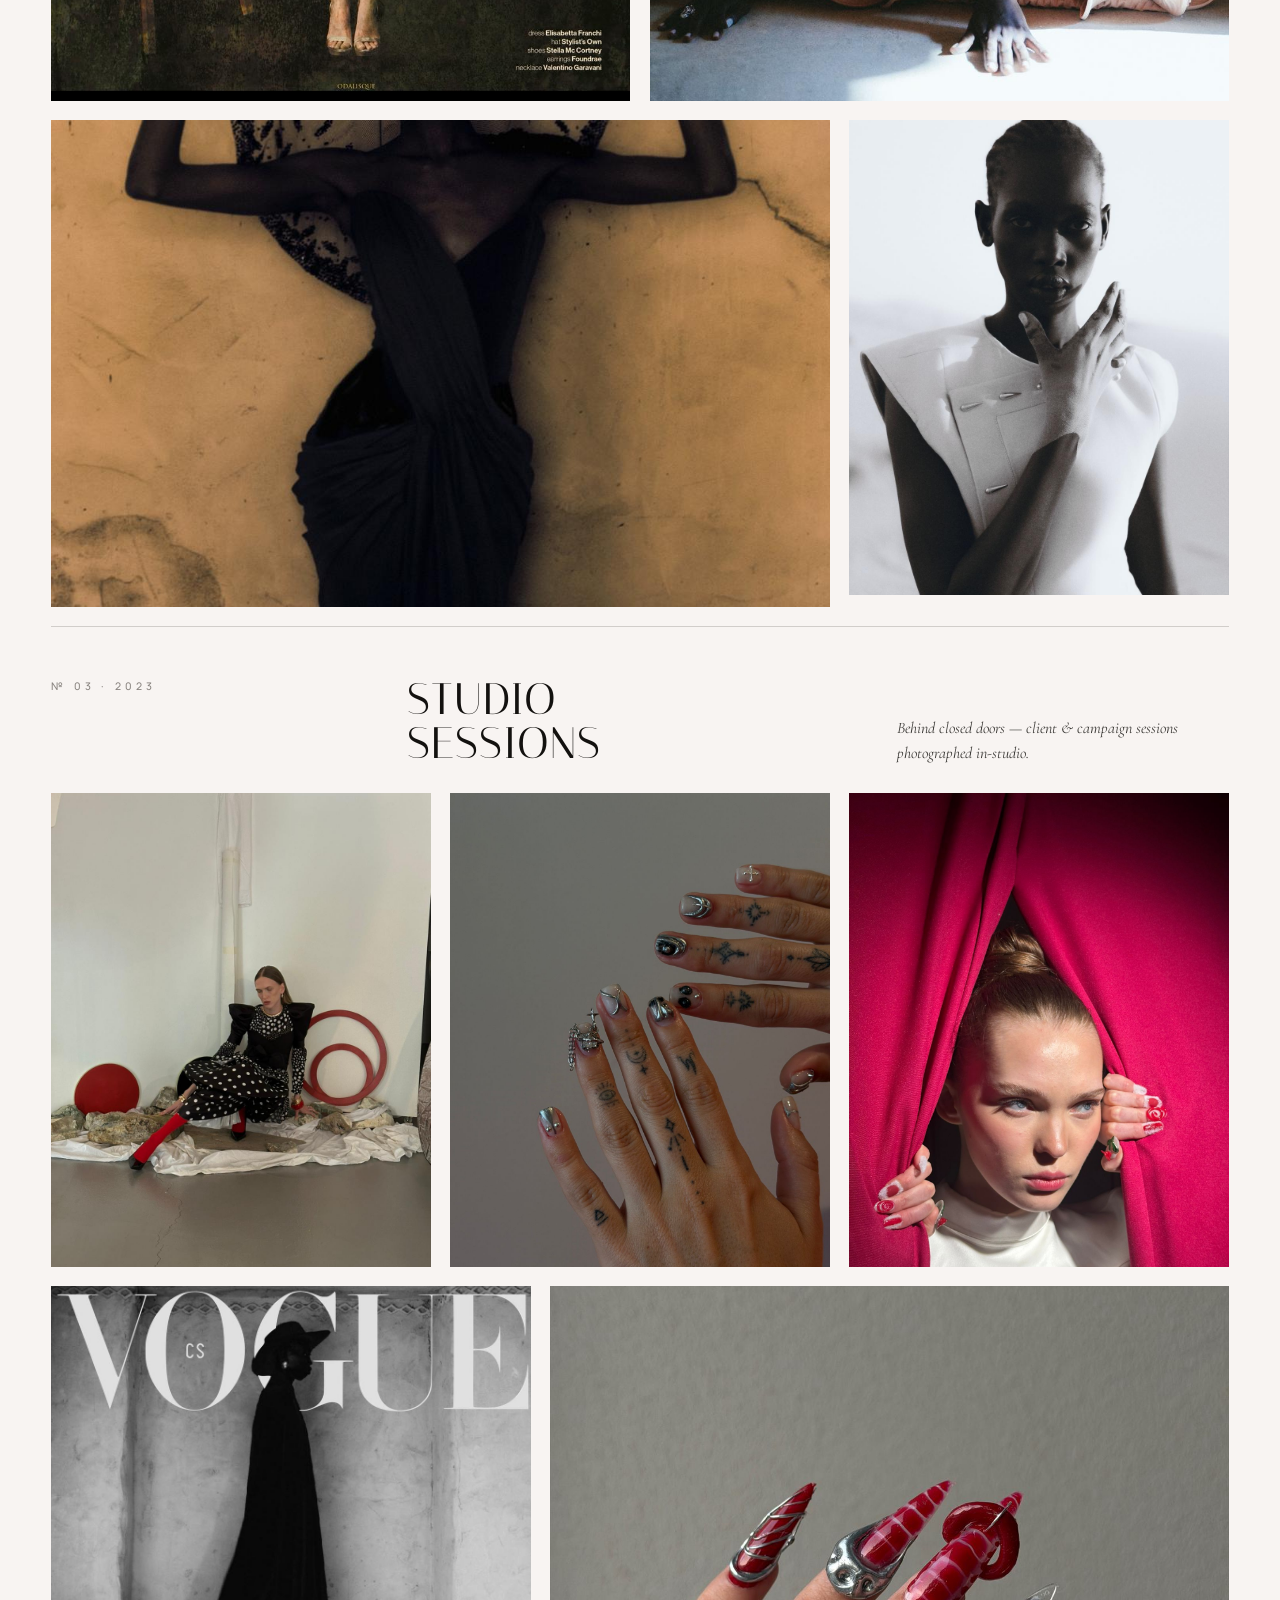
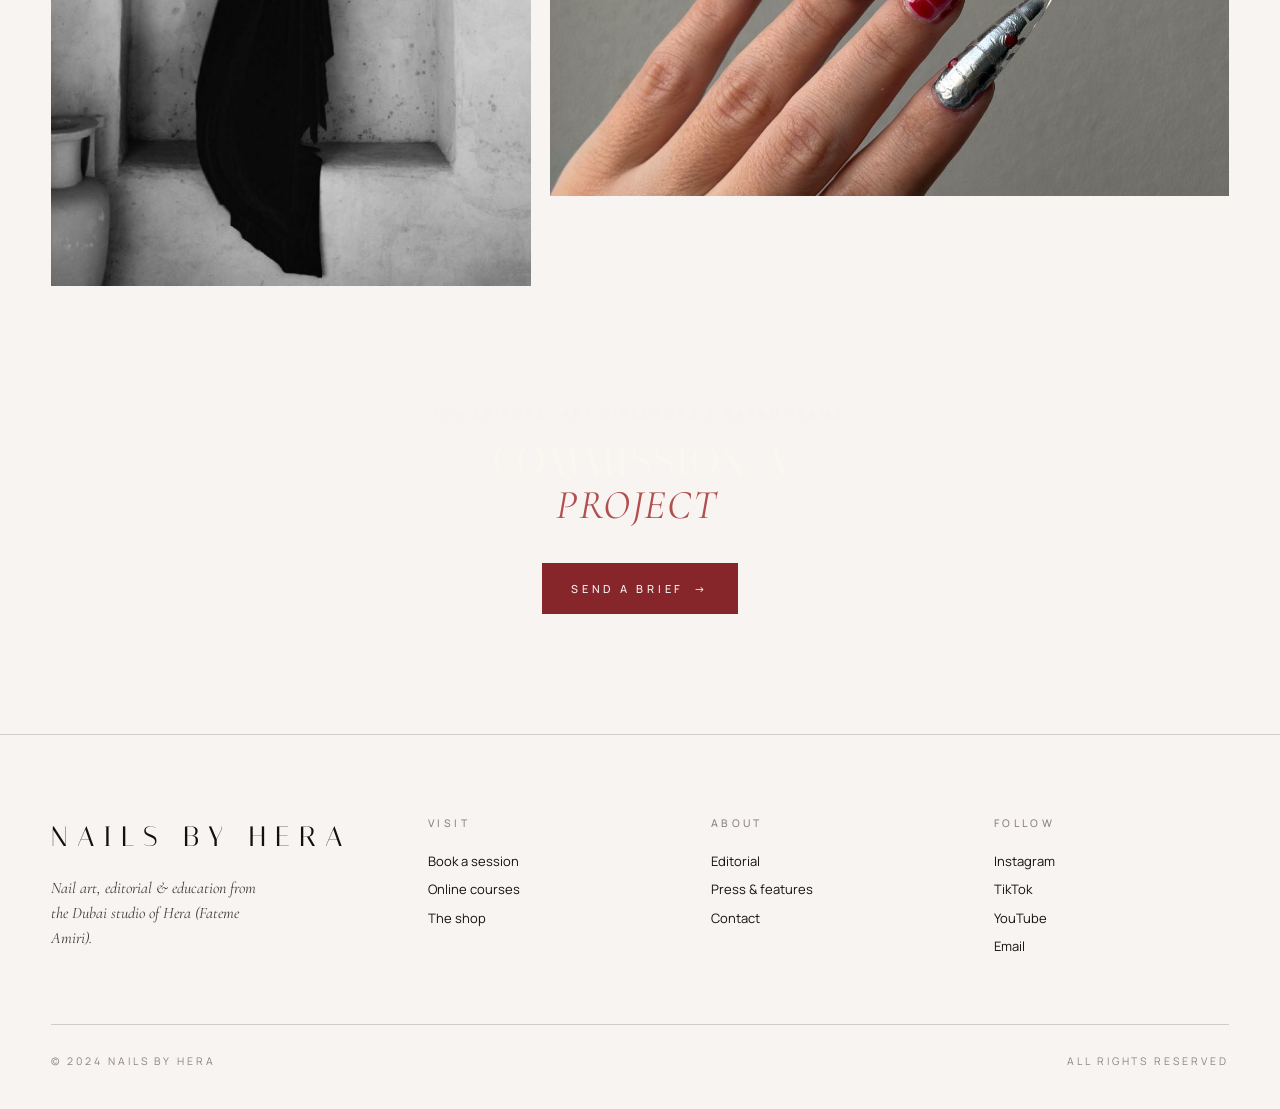
<file: editorial.html>
<!doctype html>
<html lang="en">
<head>
<meta charset="utf-8">
<meta name="viewport" content="width=device-width,initial-scale=1,viewport-fit=cover">
<title>Editorial — Nails by Hera</title>
<link rel="stylesheet" href="styles.css">
<style>
  .ed-hero {
    max-width: var(--max);
    margin: 0 auto;
    padding: clamp(60px, 9vw, 130px) var(--pad) 60px;
    display: grid;
    grid-template-columns: 1fr 1fr;
    gap: 48px;
    align-items: end;
  }
  @media (max-width: 820px) { .ed-hero { grid-template-columns: 1fr; gap: 24px; } }

  /* Asymmetric editorial grid */
  .ed-grid {
    max-width: var(--max);
    margin: 60px auto 0;
    padding: 0 var(--pad);
    display: grid;
    grid-template-columns: repeat(12, 1fr);
    gap: clamp(16px, 1.5vw, 28px);
  }
  .ed-grid figure {
    position: relative;
    overflow: hidden;
    background: var(--bg-deep);
  }
  .ed-grid img {
    width: 100%; height: 100%;
    object-fit: cover;
    display: block;
    transition: transform 1.2s cubic-bezier(.2,.7,.2,1), filter .6s;
  }
  .ed-grid figure:hover img { transform: scale(1.04); }
  .ed-grid figcaption {
    position: absolute; left: 14px; bottom: 12px; right: 14px;
    color: #faf6f0;
    font-size: 10.5px;
    letter-spacing: 0.34em;
    text-transform: uppercase;
    opacity: 0; transition: opacity .35s;
    text-shadow: 0 1px 8px rgba(0,0,0,.5);
  }
  .ed-grid figure:hover figcaption { opacity: 1; }

  /* Spans */
  .s4 { grid-column: span 4; aspect-ratio: 4/5; }
  .s5 { grid-column: span 5; aspect-ratio: 4/5; }
  .s6 { grid-column: span 6; aspect-ratio: 3/4; }
  .s7 { grid-column: span 7; aspect-ratio: 4/3; }
  .s8 { grid-column: span 8; aspect-ratio: 16/10; }
  .s12 { grid-column: span 12; aspect-ratio: 21/9; }

  @media (max-width: 820px) {
    .ed-grid { grid-template-columns: repeat(2, 1fr); }
    .s4,.s5,.s6,.s7,.s8,.s12 { grid-column: span 2; aspect-ratio: 3/4; }
  }

  /* Project intro divider */
  .ed-divider {
    grid-column: span 12;
    padding: clamp(20px, 4vw, 56px) 0 8px;
    display: grid;
    grid-template-columns: 1fr 1.4fr 1fr;
    gap: 24px;
    border-top: 1px solid var(--rule);
  }
  @media (max-width: 820px) { .ed-divider { grid-template-columns: 1fr; } }
  .ed-divider .lbl {
    font-size: 10.5px; letter-spacing: 0.4em; text-transform: uppercase; color: var(--mute); font-weight: 500;
  }
  .ed-divider h3 {
    font-family: var(--display);
    font-size: clamp(26px, 3.4vw, 44px);
    letter-spacing: 0.02em;
    text-transform: uppercase;
    font-weight: 400;
    line-height: 1;
  }
  .ed-divider p {
    font-family: var(--serif);
    font-style: italic;
    color: var(--ink-soft);
    font-size: 16px;
    align-self: end;
  }
</style>
</head>
<body>

<header class="site-header">
  <nav class="nav">
    <div class="nav-left"><span class="dot"></span><span>Editorial Portfolio</span></div>
    <a class="brand" href="index.html">Nails by Hera<span class="sub">EST. TEHRAN — DUBAI</span></a>
    <button class="nav-toggle" id="navToggle">Menu <span aria-hidden="true">＋</span></button>
    <ul class="nav-links" id="navLinks">
      <li><a href="book.html">Book</a></li>
      <li><a href="courses.html">Courses</a></li>
      <li><a href="shop.html">Shop</a></li>
      <li><a href="editorial.html" class="active">Editorial</a></li>
      <li><a href="press.html">Press</a></li>
      <li><a href="contact.html">Contact</a></li>
    </ul>
  </nav>
</header>

<main>
  <section class="ed-hero" data-screen-label="01 Editorial hero">
    <div>
      <p class="eyebrow">Portfolio</p>
      <h1 class="h-display" style="margin-top:24px">Editorial<br><em style="font-family:var(--serif); font-style:italic; color:var(--accent)">work</em></h1>
    </div>
    <p class="italic-lead" style="max-width:46ch">A selection of editorial and campaign collaborations — covering nail design, sculpted accessories, and on-set finishing. Available for international bookings.</p>
  </section>

  <section class="ed-grid" data-screen-label="02 Editorial grid">

    <!-- Project: New editorial -->
    <div class="ed-divider">
      <span class="lbl">№ 00 · 2025</span>
      <h3>Latest<br>Work</h3>
      <p>Recent editorial and campaign sessions — Dubai, 2025.</p>
    </div>

    <figure class="s6"><img src="img/IMG_8236.JPG" alt=""><figcaption>Editorial · 2025</figcaption></figure>
    <figure class="s6"><img src="img/IMG_8237.JPG" alt=""><figcaption>Editorial · 2025</figcaption></figure>
    <figure class="s7"><img src="img/IMG_8231.JPG" alt=""><figcaption>Editorial · 2025</figcaption></figure>
    <figure class="s5"><img src="img/IMG_8232.JPG" alt=""><figcaption>Editorial · 2025</figcaption></figure>
    <figure class="s4"><img src="img/IMG_8233.JPG" alt=""><figcaption>Editorial · 2025</figcaption></figure>
    <figure class="s4"><img src="img/IMG_8234.JPG" alt=""><figcaption>Editorial · 2025</figcaption></figure>
    <figure class="s4"><img src="img/IMG_8235.JPG" alt=""><figcaption>Editorial · 2025</figcaption></figure>

    <!-- Project: Anthurium -->
    <div class="ed-divider">
      <span class="lbl">№ 01 · 2024</span>
      <h3>Anthurium —<br>a Study in Red</h3>
      <p>Editorial · 6 looks · Dubai, March 2024. Concept &amp; sculpting by Hera.</p>
    </div>

    <figure class="s7"><img src="img/hero-01-red.jpg" alt=""><figcaption>Anthurium I · 2024</figcaption></figure>
    <figure class="s5"><img src="img/hero-06-anthurium.jpg" alt=""><figcaption>Anthurium II</figcaption></figure>
    <figure class="s4"><img src="img/hero-02-mesh.jpg" alt=""><figcaption>Mesh Gauntlet — Study</figcaption></figure>
    <figure class="s4"><img src="img/hero-04-lily.jpg" alt=""><figcaption>Calla — close</figcaption></figure>
    <figure class="s4"><img src="img/hero-03-portrait.jpg" alt=""><figcaption>Portrait · self</figcaption></figure>

    <!-- Project: Odalisque -->
    <div class="ed-divider">
      <span class="lbl">№ 02 · 2023</span>
      <h3>Odalisque —<br>Issue 36</h3>
      <p>Print feature. Sculpted talons for the magazine's spring couture story.</p>
    </div>

    <figure class="s6"><img src="img/press-odalisque.jpg" alt=""><figcaption>Odalisque · Page 152</figcaption></figure>
    <figure class="s6"><img src="img/ed-white.jpg" alt=""><figcaption>Odalisque · Page 154</figcaption></figure>
    <figure class="s8"><img src="img/ed-lips.jpg" alt=""><figcaption>Veil &amp; star earring — Study</figcaption></figure>
    <figure class="s4"><img src="img/ed-veil.jpg" alt=""><figcaption>White on white</figcaption></figure>

    <!-- Project: Studio sessions -->
    <div class="ed-divider">
      <span class="lbl">№ 03 · 2023</span>
      <h3>Studio<br>Sessions</h3>
      <p>Behind closed doors — client &amp; campaign sessions photographed in-studio.</p>
    </div>

    <figure class="s4"><img src="img/hero-06-anthurium.jpg" alt=""><figcaption>Polka stones — BTS</figcaption></figure>
    <figure class="s4"><img src="img/nail-clear-flowers-02.jpg" alt=""><figcaption>Sculpted petals · close</figcaption></figure>
    <figure class="s4"><img src="img/nail-blue-baroque.jpg" alt=""><figcaption>Baroque · sapphire</figcaption></figure>
    <figure class="s5"><img src="img/hero-07-vogue.jpg" alt=""><figcaption>Vogue CS · Cover Story</figcaption></figure>
    <figure class="s7"><img src="img/nail-red-silver.jpg" alt=""><figcaption>Silver claw — close-up</figcaption></figure>

  </section>

  <section class="section-dark" style="margin-top:120px; text-align:center;">
    <div class="shell">
      <p class="eyebrow" style="color:rgba(244,239,233,.55)">For editors, art directors &amp; brand teams</p>
      <h2 class="h-section" style="color:#faf6f0; margin-top:18px">Commission a<br><em style="font-family:var(--serif); font-style:italic; color:var(--accent-soft)">project</em>.</h2>
      <a class="btn accent" href="mailto:fatemeamiri.job@gmail.com?subject=Editorial%20commission" style="margin-top:36px">Send a brief <span class="arrow">→</span></a>
    </div>
  </section>
</main>

<footer class="site-footer">
  <div class="footer-grid">
    <div><div class="footer-mark">Nails by Hera</div><p style="margin-top:18px; font-family:var(--serif); font-style:italic; font-size:16px; color:var(--ink-soft); max-width:32ch;">Nail art, editorial &amp; education from the Dubai studio of Hera (Fateme Amiri).</p></div>
    <div><h4>Visit</h4><a href="book.html">Book a session</a><a href="courses.html">Online courses</a><a href="shop.html">The shop</a></div>
    <div><h4>About</h4><a href="editorial.html">Editorial</a><a href="press.html">Press &amp; features</a><a href="contact.html">Contact</a></div>
    <div><h4>Follow</h4><a href="#">Instagram</a><a href="#">TikTok</a><a href="#">YouTube</a><a href="mailto:fatemeamiri.job@gmail.com">Email</a></div>
  </div>
  <div class="footer-bottom"><span>© 2024 Nails by Hera</span><span>All rights reserved</span></div>
</footer>

<script>
  const tog = document.getElementById('navToggle');
  const links = document.getElementById('navLinks');
  tog?.addEventListener('click', () => links.classList.toggle('open'));
</script>
</body>
</html>
</file>
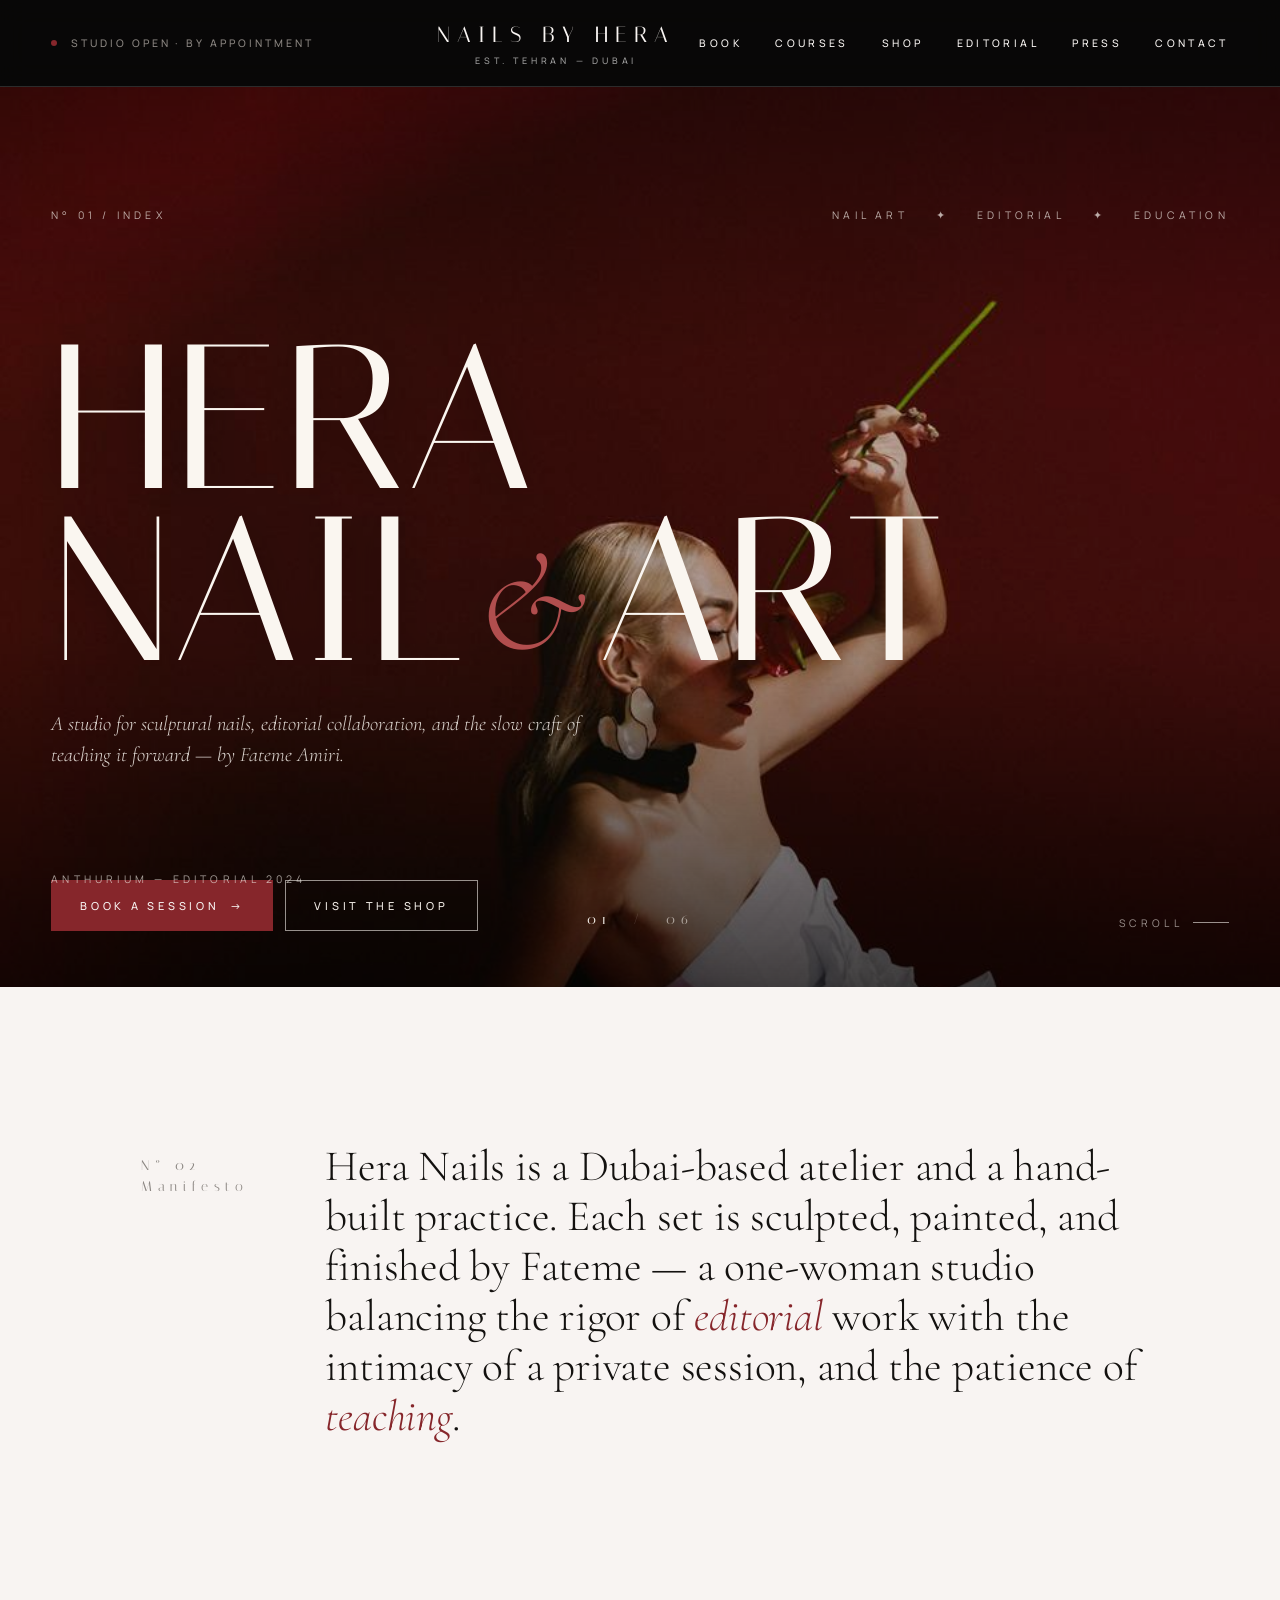
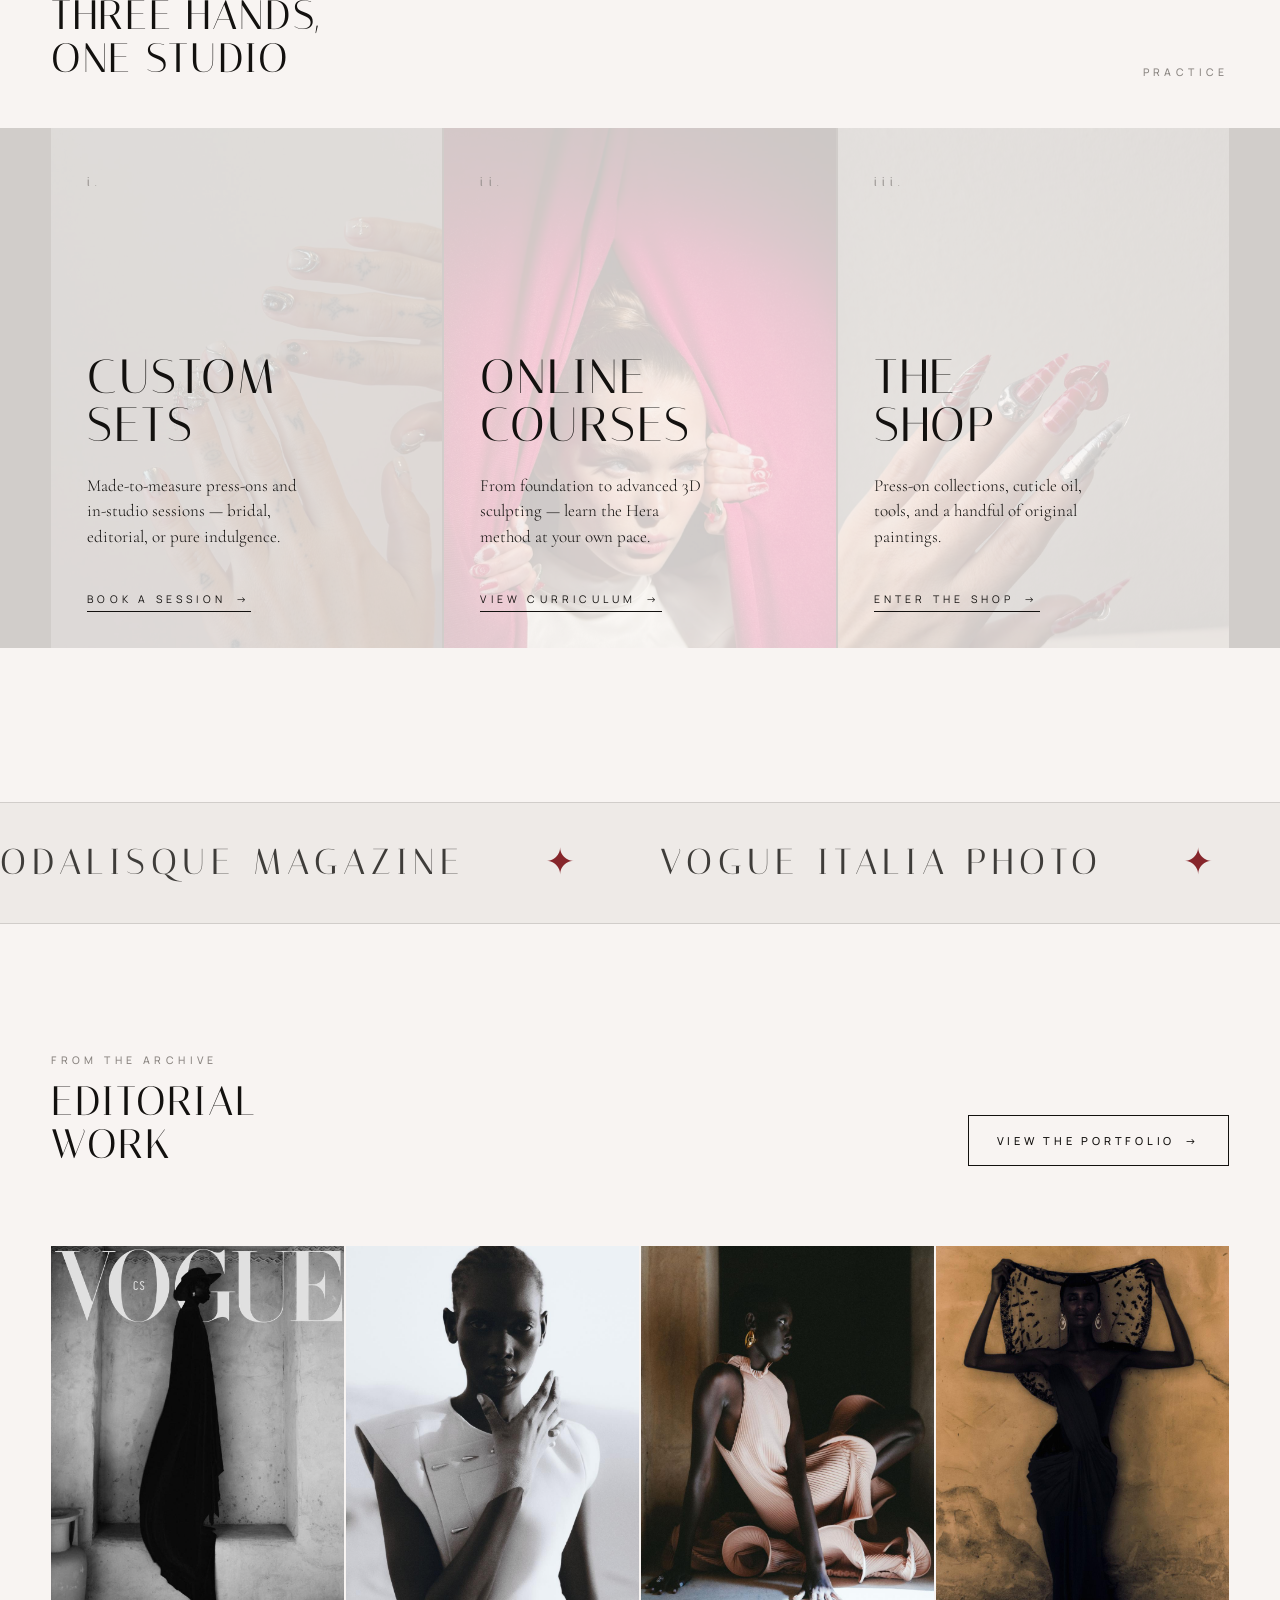
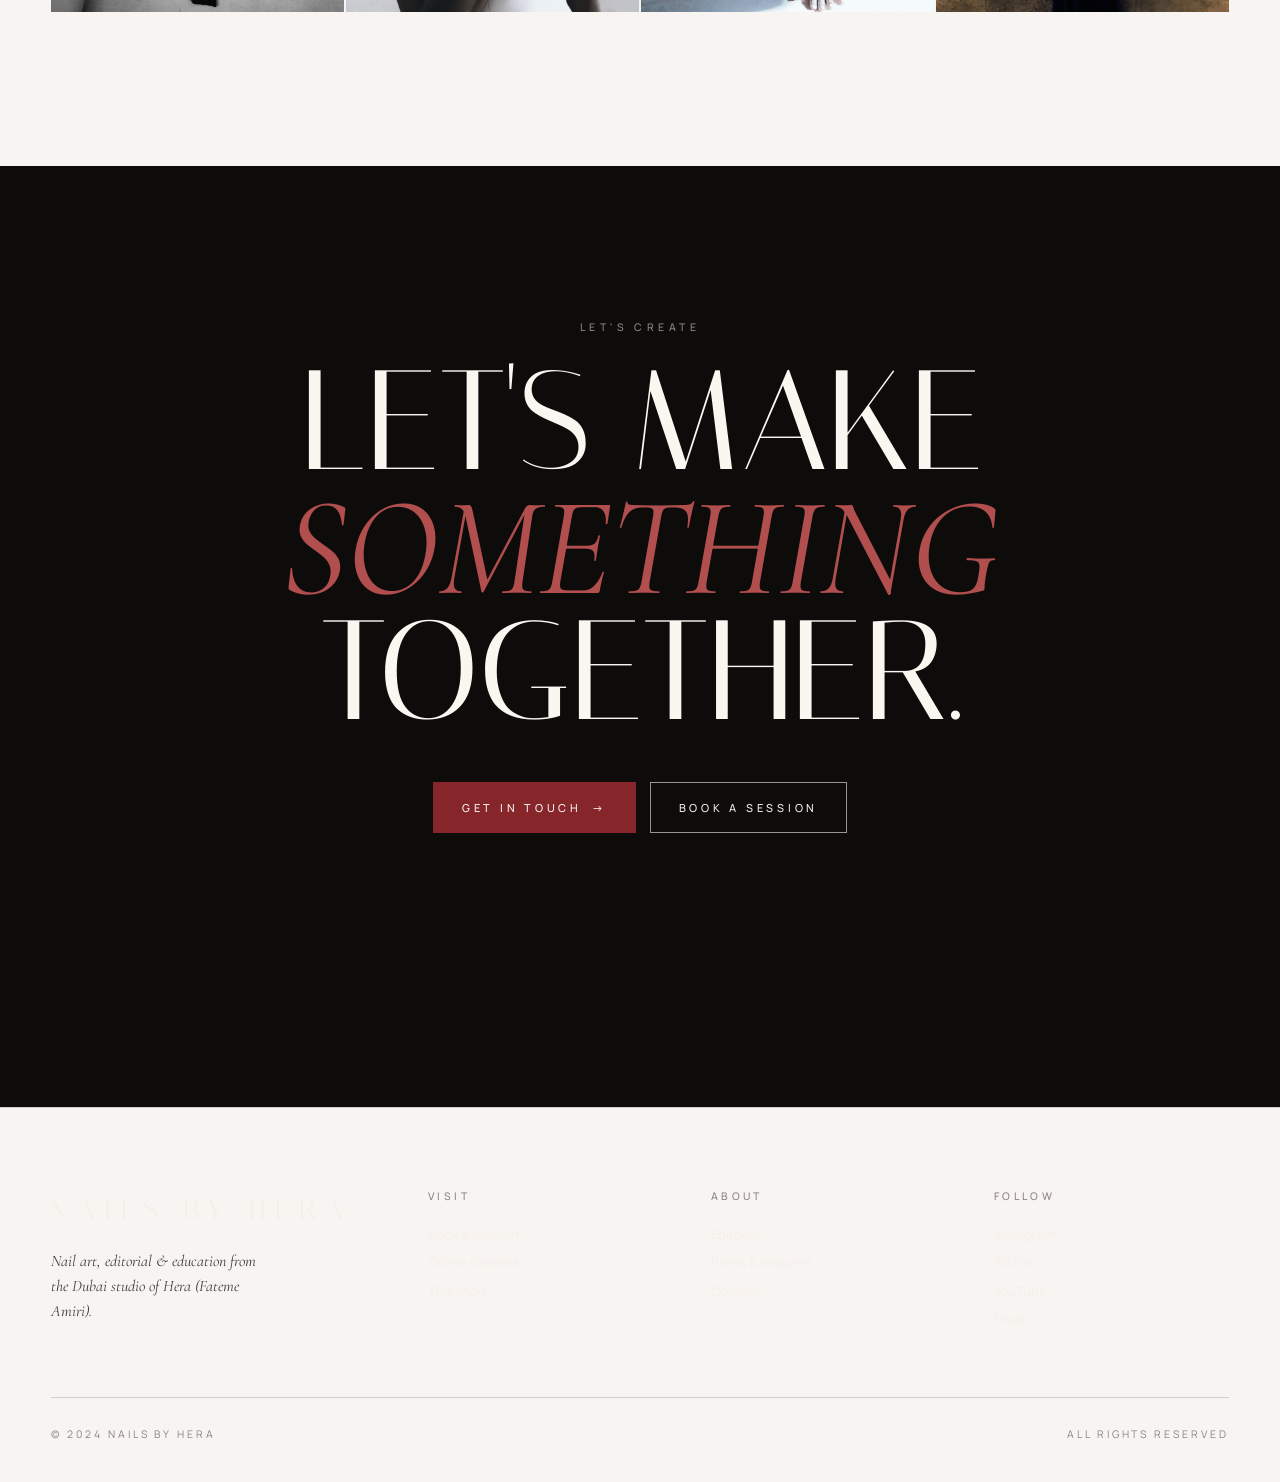
<file: index-print.html>
<!doctype html>
<html lang="en">
<head>
<meta charset="utf-8">
<meta name="viewport" content="width=device-width,initial-scale=1,viewport-fit=cover">
<title>Nails by Hera — Nail Art · Editorial · Education</title>
<link rel="stylesheet" href="styles.css">
<style>
  /* Landing-specific */
  body { background: #0e0c0b; color: #f4efe9; }
  .hero {
    position: relative;
    min-height: 100vh;
    overflow: hidden;
    isolation: isolate;
  }
  .hero-bg {
    position: absolute; inset: 0;
    z-index: -2;
  }
  .hero-bg .slide {
    position: absolute; inset: 0;
    background-size: cover;
    background-position: center;
    opacity: 0;
    transform: scale(1.04);
    transition: opacity 1.8s ease, transform 8s linear;
    will-change: opacity, transform;
  }
  .hero-bg .slide.active {
    opacity: 1;
    transform: scale(1);
  }
  .hero::before {
    content: "";
    position: absolute; inset: 0;
    z-index: -1;
    background:
      linear-gradient(180deg, rgba(0,0,0,.45) 0%, rgba(0,0,0,.15) 30%, rgba(0,0,0,.15) 60%, rgba(0,0,0,.7) 100%);
  }
  .hero-inner {
    position: relative;
    min-height: 100vh;
    display: grid;
    grid-template-rows: auto 1fr auto;
    padding: 0 var(--pad);
    max-width: var(--max);
    margin: 0 auto;
  }
  .hero-top {
    padding-top: 120px;
    display: flex;
    justify-content: space-between;
    font-size: 10.5px;
    letter-spacing: 0.4em;
    text-transform: uppercase;
    color: rgba(244,239,233,.7);
  }
  .hero-top .right { display: flex; gap: 28px; }
  .hero-center {
    align-self: center;
    padding: 60px 0;
  }
  .hero-h1 {
    font-family: var(--display);
    font-weight: 400;
    font-size: clamp(72px, 16vw, 240px);
    line-height: 0.84;
    letter-spacing: 0.005em;
    text-transform: uppercase;
    color: #faf6f0;
    text-shadow: 0 2px 40px rgba(0,0,0,.25);
  }
  .hero-h1 .ampersand {
    font-family: var(--serif);
    font-style: italic;
    font-weight: 300;
    font-size: 0.7em;
    color: var(--accent-soft);
    padding: 0 0.08em;
    vertical-align: 0.08em;
  }
  .hero-tag {
    margin-top: 32px;
    max-width: 560px;
    font-family: var(--serif);
    font-style: italic;
    font-weight: 300;
    font-size: clamp(18px, 1.6vw, 22px);
    line-height: 1.5;
    color: rgba(244,239,233,.88);
  }
  .hero-bottom {
    padding-bottom: 56px;
    display: grid;
    grid-template-columns: 1fr auto 1fr;
    align-items: end;
    gap: 24px;
  }
  .hero-cta {
    display: flex;
    gap: 12px;
    flex-wrap: wrap;
  }
  .hero-bottom .counter {
    text-align: center;
    font-family: var(--display);
    font-size: 14px;
    letter-spacing: 0.42em;
    color: rgba(244,239,233,.6);
  }
  .hero-bottom .counter b { color: #faf6f0; font-weight: 400; }
  .hero-bottom .scroll {
    justify-self: end;
    font-size: 10.5px;
    letter-spacing: 0.4em;
    text-transform: uppercase;
    color: rgba(244,239,233,.6);
    display: flex;
    align-items: center;
    gap: 10px;
  }
  .hero-bottom .scroll .bar {
    width: 36px; height: 1px; background: currentColor;
    animation: pulse 2.4s ease-in-out infinite;
  }
  @keyframes pulse {
    0%, 100% { transform: scaleX(.4); transform-origin: left; opacity: .5; }
    50% { transform: scaleX(1); opacity: 1; }
  }

  /* Caption — small label that follows the current slide */
  .hero-caption {
    position: absolute;
    left: var(--pad);
    bottom: 100px;
    z-index: 2;
    font-size: 10.5px;
    letter-spacing: 0.4em;
    text-transform: uppercase;
    color: rgba(244,239,233,.65);
    transition: opacity .8s ease;
  }
  @media (max-width: 820px) {
    .hero-caption { display: none; }
    .hero-bottom { grid-template-columns: 1fr; }
    .hero-bottom .scroll { justify-self: start; }
  }

  /* Body sections after hero */
  body { background: #0e0c0b; }
  .section-light { background: var(--bg); color: var(--ink); padding: clamp(80px, 12vw, 160px) 0; }
  .section-dark { background: #0e0c0b; color: #f4efe9; padding: clamp(80px, 12vw, 160px) 0; }

  .manifesto {
    max-width: 1100px;
    margin: 0 auto;
    padding: 0 var(--pad);
    display: grid;
    grid-template-columns: auto 1fr;
    gap: clamp(40px, 6vw, 96px);
  }
  @media (max-width: 720px) { .manifesto { grid-template-columns: 1fr; } }
  .manifesto .num {
    font-family: var(--display);
    font-size: 14px;
    letter-spacing: 0.4em;
    color: var(--mute);
    padding-top: 14px;
  }
  .manifesto .body {
    font-family: var(--serif);
    font-weight: 300;
    font-size: clamp(28px, 3.4vw, 50px);
    line-height: 1.15;
    letter-spacing: -0.005em;
  }
  .manifesto .body em {
    font-style: italic;
    color: var(--accent);
  }
  .manifesto .signoff {
    margin-top: 36px;
    font-family: var(--sans);
    font-size: 11px;
    letter-spacing: 0.4em;
    text-transform: uppercase;
    color: var(--mute);
  }

  /* Pillars: three big tiles */
  .pillars {
    max-width: var(--max);
    margin: 0 auto;
    padding: 0 var(--pad);
    display: grid;
    grid-template-columns: repeat(3, 1fr);
    gap: 2px;
    background: var(--rule);
  }
  @media (max-width: 820px) { .pillars { grid-template-columns: 1fr; } }
  .pillar {
    background: var(--bg);
    padding: 44px 36px 36px;
    display: flex;
    flex-direction: column;
    gap: 24px;
    min-height: 520px;
    position: relative;
    overflow: hidden;
    transition: background .35s ease, color .35s ease;
  }
  .pillar:hover { background: var(--ink); color: var(--bg); }
  .pillar:hover .pillar-img { opacity: 0.32; transform: scale(1.04); }
  .pillar .pillar-num {
    font-family: var(--display);
    font-size: 13px;
    letter-spacing: 0.4em;
    color: var(--mute);
  }
  .pillar h3 {
    font-family: var(--display);
    font-weight: 400;
    font-size: 48px;
    letter-spacing: 0.04em;
    text-transform: uppercase;
    line-height: 1;
    margin-top: auto;
  }
  .pillar p {
    font-family: var(--serif);
    font-weight: 300;
    font-size: 17px;
    line-height: 1.5;
    max-width: 28ch;
  }
  .pillar .pillar-img {
    position: absolute;
    inset: 0;
    background-size: cover;
    background-position: center;
    opacity: 0.18;
    transition: opacity .5s ease, transform .8s ease;
    z-index: 0;
  }
  .pillar > * { position: relative; z-index: 1; }
  .pillar .more {
    margin-top: 18px;
    display: inline-flex;
    align-items: center;
    gap: 10px;
    font-size: 10.5px;
    letter-spacing: 0.4em;
    text-transform: uppercase;
    border-bottom: 1px solid currentColor;
    padding-bottom: 4px;
    align-self: flex-start;
  }
  .pillar .more::after { content: "→"; transition: transform .25s; }
  .pillar:hover .more::after { transform: translateX(4px); }

  /* Gallery strip */
  .strip {
    display: grid;
    grid-template-columns: repeat(4, 1fr);
    gap: 2px;
    margin-top: 80px;
  }
  @media (max-width: 820px) { .strip { grid-template-columns: 1fr 1fr; } }
  .strip a {
    aspect-ratio: 4 / 5;
    background-size: cover;
    background-position: center;
    transition: transform .8s cubic-bezier(.2,.7,.2,1);
    filter: grayscale(.0);
  }
  .strip a:hover { transform: scale(1.02); }

  /* Press / Marquee */
  .marquee {
    overflow: hidden;
    padding: 32px 0;
    border-top: 1px solid var(--rule);
    border-bottom: 1px solid var(--rule);
    background: var(--bg-deep);
  }
  .marquee-track {
    display: flex;
    gap: 80px;
    animation: scroll 38s linear infinite;
    white-space: nowrap;
    font-family: var(--display);
    font-size: clamp(22px, 3vw, 36px);
    letter-spacing: 0.16em;
    text-transform: uppercase;
    color: var(--ink-soft);
  }
  .marquee-track .star { color: var(--accent); }
  @keyframes scroll {
    from { transform: translateX(0); }
    to   { transform: translateX(-50%); }
  }

  /* ───────── Print ───────── */
  @media print {
    @page { size: A4 portrait; margin: 10mm; }
    html, body {
      background: #fff !important;
      color: #18120e !important;
      -webkit-print-color-adjust: exact;
      print-color-adjust: exact;
    }
    .site-header { position: static !important; background: #0e0c0b !important; color: #f4efe9 !important; backdrop-filter: none !important; break-inside: avoid; }
    .nav-toggle, .nav-left { display: none !important; }
    .nav { grid-template-columns: 1fr auto !important; padding: 14px 16mm !important; }
    .nav-links { display: flex !important; transform: none !important; position: static !important; background: transparent !important; padding: 0 !important; flex-direction: row !important; gap: 18px !important; font-size: 9px !important; align-items: center !important; border: 0 !important; }
    .brand .sub { color: rgba(244,239,233,.6) !important; }

    /* Hero — keep first slide only, kill animations */
    .hero { min-height: auto !important; height: 230mm; page-break-after: always; break-after: page; overflow: hidden; }
    .hero-bg .slide { opacity: 0 !important; transform: none !important; transition: none !important; animation: none !important; }
    .hero-bg .slide.active, .hero-bg .slide:first-child { opacity: 1 !important; }
    .hero-caption, .scroll, .hero-bottom .counter, .hero-bottom .scroll { display: none !important; }
    .hero-h1 { font-size: 90px !important; }
    .hero-tag { font-size: 18px !important; }
    .hero-bottom { padding-bottom: 24px !important; grid-template-columns: 1fr !important; }
    .hero-top { padding-top: 28px !important; }
    .scroll .bar { animation: none !important; }

    /* Sections */
    section.section-light, section.section-dark { padding: 28mm 0 !important; break-inside: avoid; }
    .section-dark { background: #0e0c0b !important; color: #f4efe9 !important; }
    .marquee { break-inside: avoid; }
    .marquee-track { animation: none !important; }

    /* Manifesto + pillars together */
    .manifesto .body { font-size: 28px !important; }
    .pillars { grid-template-columns: 1fr 1fr 1fr !important; gap: 1px !important; break-inside: avoid; }
    .pillar { min-height: 220px !important; padding: 20px !important; }
    .pillar h3 { font-size: 28px !important; }
    .pillar p { font-size: 12px !important; }
    .pillar .pillar-img { opacity: 0.22 !important; }
    .pillar .more { font-size: 8px !important; }

    /* Force page break before editorial strip section */
    section.section-light + .marquee { page-break-before: auto; }
    .strip { grid-template-columns: repeat(4, 1fr) !important; gap: 4px !important; break-inside: avoid; }
    .strip a { aspect-ratio: 4/5 !important; }

    /* Closing CTA on its own page */
    section.section-dark { page-break-before: always; break-before: page; text-align: center !important; }
    .h-display { font-size: 78px !important; }

    /* Footer */
    .site-footer { margin-top: 24mm !important; padding: 16mm 16mm 6mm !important; break-inside: avoid; }
    .footer-grid { gap: 16px !important; margin-bottom: 24px !important; }

    /* Disable hover transforms etc. */
    *, *::before, *::after {
      animation: none !important;
      transition: none !important;
    }
    a { color: inherit !important; text-decoration: none !important; }
  }
</style>
</head>
<body>

<header class="site-header is-dark">
  <nav class="nav">
    <div class="nav-left">
      <span class="dot"></span>
      <span>Studio Open · By Appointment</span>
    </div>
    <a class="brand" href="index.html">
      Nails by Hera
      <span class="sub">EST. TEHRAN — DUBAI</span>
    </a>
    <button class="nav-toggle" id="navToggle" aria-label="Menu">
      Menu <span aria-hidden="true">＋</span>
    </button>
    <ul class="nav-links" id="navLinks">
      <li><a href="book.html">Book</a></li>
      <li><a href="courses.html">Courses</a></li>
      <li><a href="shop.html">Shop</a></li>
      <li><a href="editorial.html">Editorial</a></li>
      <li><a href="press.html">Press</a></li>
      <li><a href="contact.html">Contact</a></li>
    </ul>
  </nav>
</header>

<section class="hero" data-screen-label="01 Hero">
  <div class="hero-bg" id="heroBg">
    <div class="slide active" style="background-image:url('img/hero-01-red.jpg')" data-caption="Anthurium — Editorial 2024"></div>
    <div class="slide" style="background-image:url('img/hero-04-lily.jpg')" data-caption="Calla — Studio Series"></div>
    <div class="slide" style="background-image:url('img/hero-03-portrait.jpg')" data-caption="Self-portrait with Talons"></div>
    <div class="slide" style="background-image:url('img/hero-02-mesh.jpg')" data-caption="Mesh Gauntlet — Couture"></div>
    <div class="slide" style="background-image:url('img/hero-06-anthurium.jpg')" data-caption="Floor study — Anthurium II"></div>
    <div class="slide" style="background-image:url('img/hero-05-laugh.jpg')" data-caption="Behind the Scenes"></div>
  </div>

  <div class="hero-caption" id="heroCap">Anthurium — Editorial 2024</div>

  <div class="hero-inner">
    <div class="hero-top">
      <span>N° 01 / Index</span>
      <div class="right">
        <span>Nail Art</span>
        <span>✦</span>
        <span>Editorial</span>
        <span>✦</span>
        <span>Education</span>
      </div>
    </div>

    <div class="hero-center">
      <h1 class="hero-h1">Hera<br>Nail<span class="ampersand">&</span>Art</h1>
      <p class="hero-tag">A studio for sculptural nails, editorial collaboration, and the slow craft of teaching it forward — by Fateme Amiri.</p>
    </div>

    <div class="hero-bottom">
      <div class="hero-cta">
        <a class="btn accent" href="book.html">Book a session <span class="arrow">→</span></a>
        <a class="btn" href="shop.html" style="border-color:rgba(244,239,233,.6)">Visit the shop</a>
      </div>
      <div class="counter"><b id="slideIdx">01</b> &nbsp;/&nbsp; 06</div>
      <div class="scroll"><span>Scroll</span><span class="bar"></span></div>
    </div>
  </div>
</section>

<!-- Manifesto -->
<section class="section-light">
  <div class="manifesto">
    <div class="num">N° 02<br>Manifesto</div>
    <div>
      <p class="body">
        Hera Nails is a Dubai-based atelier and a hand-built practice. Each set is sculpted, painted, and finished by Fateme — a one-woman studio balancing the rigor of <em>editorial</em> work with the intimacy of a private session, and the patience of <em>teaching</em>.
      </p>
    </div>
  </div>
</section>

<!-- Three pillars -->
<section class="section-light" style="padding-top:0">
  <div class="shell" style="margin-bottom:48px; display:flex; justify-content:space-between; align-items:end; gap:24px; flex-wrap:wrap;">
    <h2 class="h-section">Three Hands,<br>One Studio</h2>
    <p class="eyebrow">Practice</p>
  </div>
  <div class="pillars">
    <a class="pillar" href="book.html">
      <div class="pillar-img" style="background-image:url('img/nail-clear-flowers-02.jpg')"></div>
      <span class="pillar-num">i.</span>
      <h3>Custom<br>Sets</h3>
      <p>Made-to-measure press-ons and in-studio sessions — bridal, editorial, or pure indulgence.</p>
      <span class="more">Book a session</span>
    </a>
    <a class="pillar" href="courses.html">
      <div class="pillar-img" style="background-image:url('img/nail-blue-baroque.jpg')"></div>
      <span class="pillar-num">ii.</span>
      <h3>Online<br>Courses</h3>
      <p>From foundation to advanced 3D sculpting — learn the Hera method at your own pace.</p>
      <span class="more">View curriculum</span>
    </a>
    <a class="pillar" href="shop.html">
      <div class="pillar-img" style="background-image:url('img/nail-red-silver.jpg')"></div>
      <span class="pillar-num">iii.</span>
      <h3>The<br>Shop</h3>
      <p>Press-on collections, cuticle oil, tools, and a handful of original paintings.</p>
      <span class="more">Enter the shop</span>
    </a>
  </div>
</section>

<!-- Marquee -->
<div class="marquee">
  <div class="marquee-track">
    <span>Odalisque Magazine</span><span class="star">✦</span>
    <span>Vogue Italia Photo</span><span class="star">✦</span>
    <span>HIA Magazine</span><span class="star">✦</span>
    <span>L'Officiel Arabia</span><span class="star">✦</span>
    <span>Schön! Magazine</span><span class="star">✦</span>
    <span>Numéro Berlin</span><span class="star">✦</span>
    <!-- duplicate for seamless scroll -->
    <span>Odalisque Magazine</span><span class="star">✦</span>
    <span>Vogue Italia Photo</span><span class="star">✦</span>
    <span>HIA Magazine</span><span class="star">✦</span>
    <span>L'Officiel Arabia</span><span class="star">✦</span>
    <span>Schön! Magazine</span><span class="star">✦</span>
    <span>Numéro Berlin</span><span class="star">✦</span>
  </div>
</div>

<!-- Editorial preview strip -->
<section class="section-light" style="padding-top:clamp(80px,10vw,140px)">
  <div class="shell" style="display:flex; justify-content:space-between; align-items:end; gap:24px; flex-wrap:wrap;">
    <div>
      <p class="eyebrow">From the Archive</p>
      <h2 class="h-section" style="margin-top:12px">Editorial<br>Work</h2>
    </div>
    <a class="btn ghost" href="editorial.html">View the portfolio <span class="arrow">→</span></a>
  </div>
  <div class="strip shell" style="padding-left:var(--pad); padding-right:var(--pad)">
    <a href="editorial.html" style="background-image:url('img/hero-07-vogue.jpg')"></a>
    <a href="editorial.html" style="background-image:url('img/ed-veil.jpg')"></a>
    <a href="editorial.html" style="background-image:url('img/ed-white.jpg')"></a>
    <a href="editorial.html" style="background-image:url('img/ed-lips.jpg')"></a>
  </div>
</section>

<!-- Closing CTA -->
<section class="section-dark" style="text-align:center">
  <div class="shell">
    <p class="eyebrow" style="color:rgba(244,239,233,.55)">Let's Create</p>
    <h2 class="h-display" style="color:#faf6f0; margin-top:24px">Let's make<br><em style="font-family:var(--serif); font-style:italic; color:var(--accent-soft)">something</em><br>together.</h2>
    <div style="margin-top:48px; display:flex; gap:14px; justify-content:center; flex-wrap:wrap;">
      <a class="btn accent" href="contact.html">Get in touch <span class="arrow">→</span></a>
      <a class="btn" href="book.html" style="border-color:rgba(244,239,233,.6)">Book a session</a>
    </div>
  </div>
</section>

<!-- Footer -->
<footer class="site-footer">
  <div class="footer-grid">
    <div>
      <div class="footer-mark">Nails by Hera</div>
      <p style="margin-top:18px; font-family:var(--serif); font-style:italic; font-size:16px; color:var(--ink-soft); max-width:32ch;">Nail art, editorial &amp; education from the Dubai studio of Hera (Fateme Amiri).</p>
    </div>
    <div>
      <h4>Visit</h4>
      <a href="book.html">Book a session</a>
      <a href="courses.html">Online courses</a>
      <a href="shop.html">The shop</a>
    </div>
    <div>
      <h4>About</h4>
      <a href="editorial.html">Editorial</a>
      <a href="press.html">Press &amp; features</a>
      <a href="contact.html">Contact</a>
    </div>
    <div>
      <h4>Follow</h4>
      <a href="https://www.instagram.com/nailsby_hera" target="_blank" rel="noopener">Instagram</a>
      <a href="https://www.tiktok.com/@hera_nail" target="_blank" rel="noopener">TikTok</a>
      <a href="https://youtube.com/@nailsbyhera" target="_blank" rel="noopener">YouTube</a>
      <a href="mailto:fatemeamiri.job@gmail.com">Email</a>
    </div>
  </div>
  <div class="footer-bottom">
    <span>© 2024 Nails by Hera</span>
    <span>All rights reserved</span>
  </div>
</footer>

<script>
  // Print-friendly: no slideshow, no nav toggle. Auto-print on load.
  // Ensure first hero slide is the visible one.
  document.querySelectorAll('#heroBg .slide').forEach((s, i) => {
    s.classList.toggle('active', i === 0);
  });
  const idxEl = document.getElementById('slideIdx');
  if (idxEl) idxEl.textContent = '01';

  // Wait for fonts + a beat, then print.
  function doPrint() {
    setTimeout(() => { window.print(); }, 500);
  }
  if (document.fonts && document.fonts.ready) {
    document.fonts.ready.then(() => window.addEventListener('load', doPrint));
  } else {
    window.addEventListener('load', doPrint);
  }
</script>
</body>
</html>
</file>
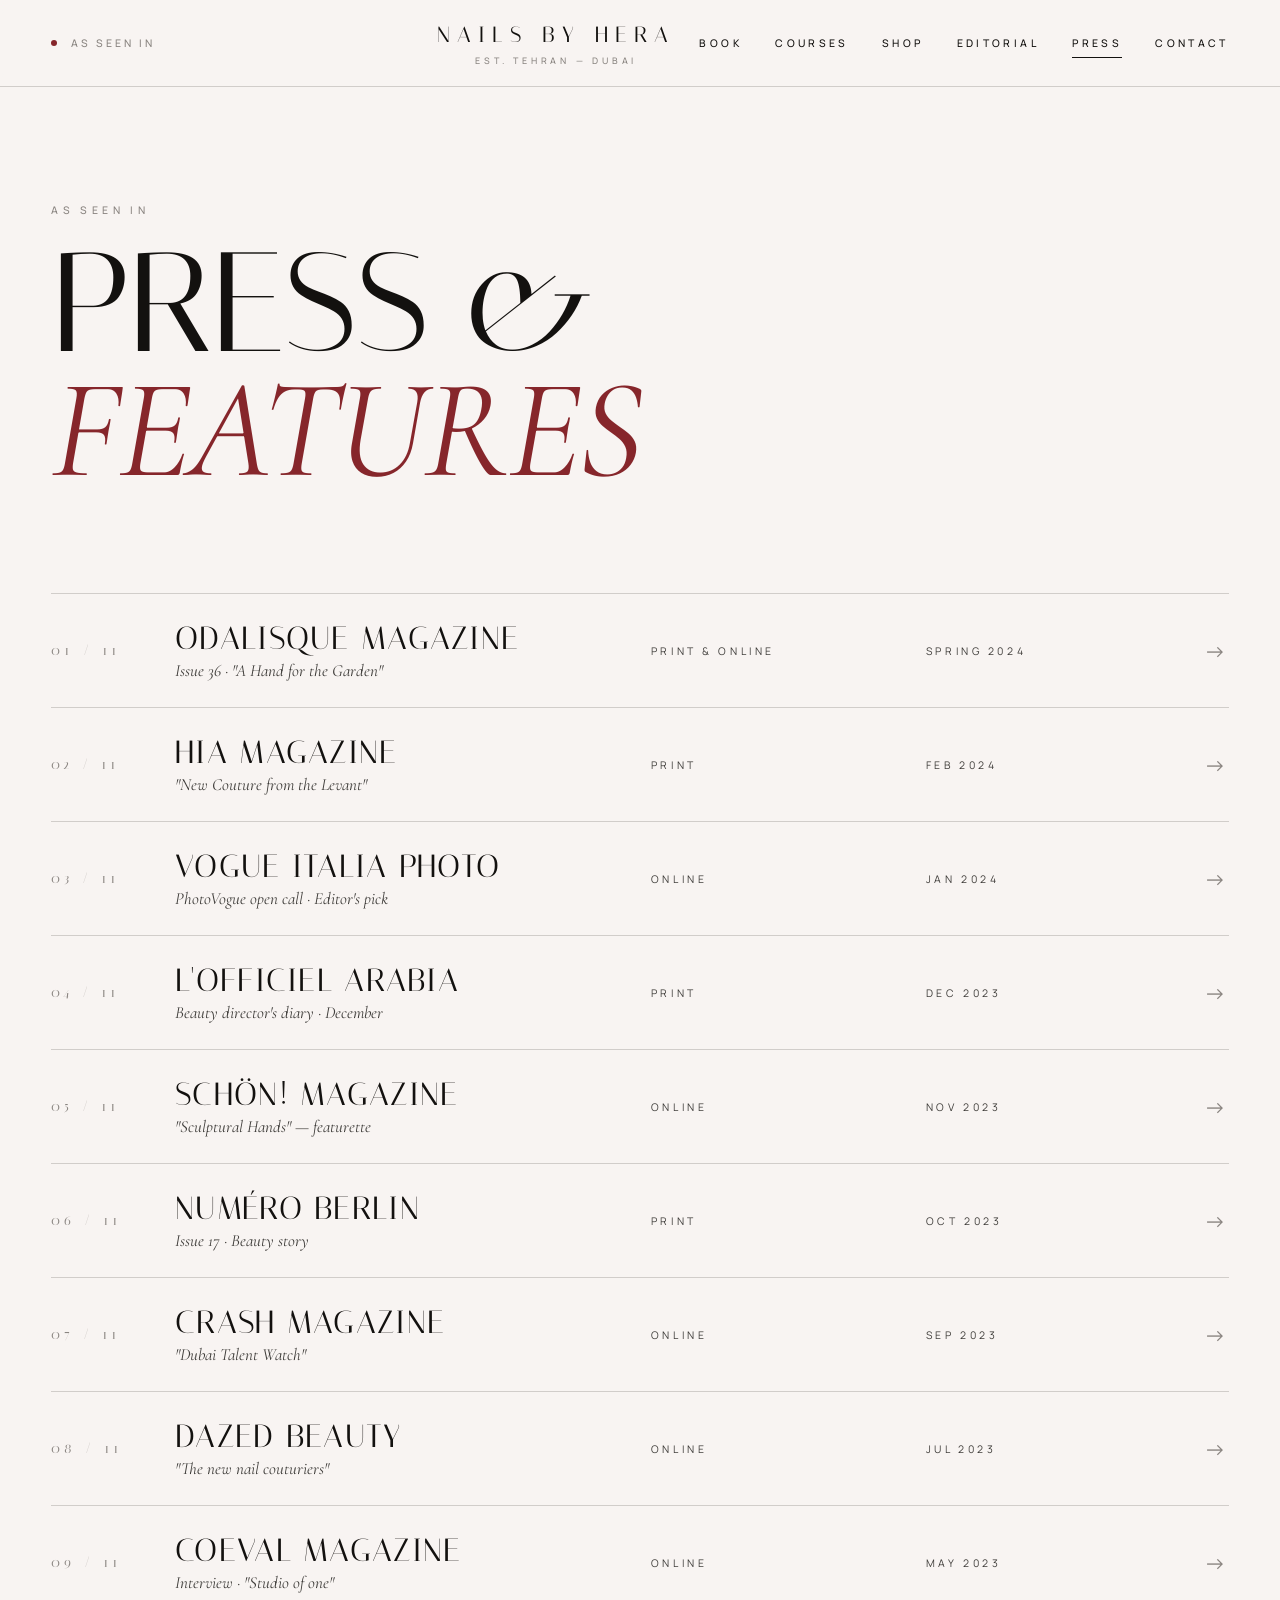
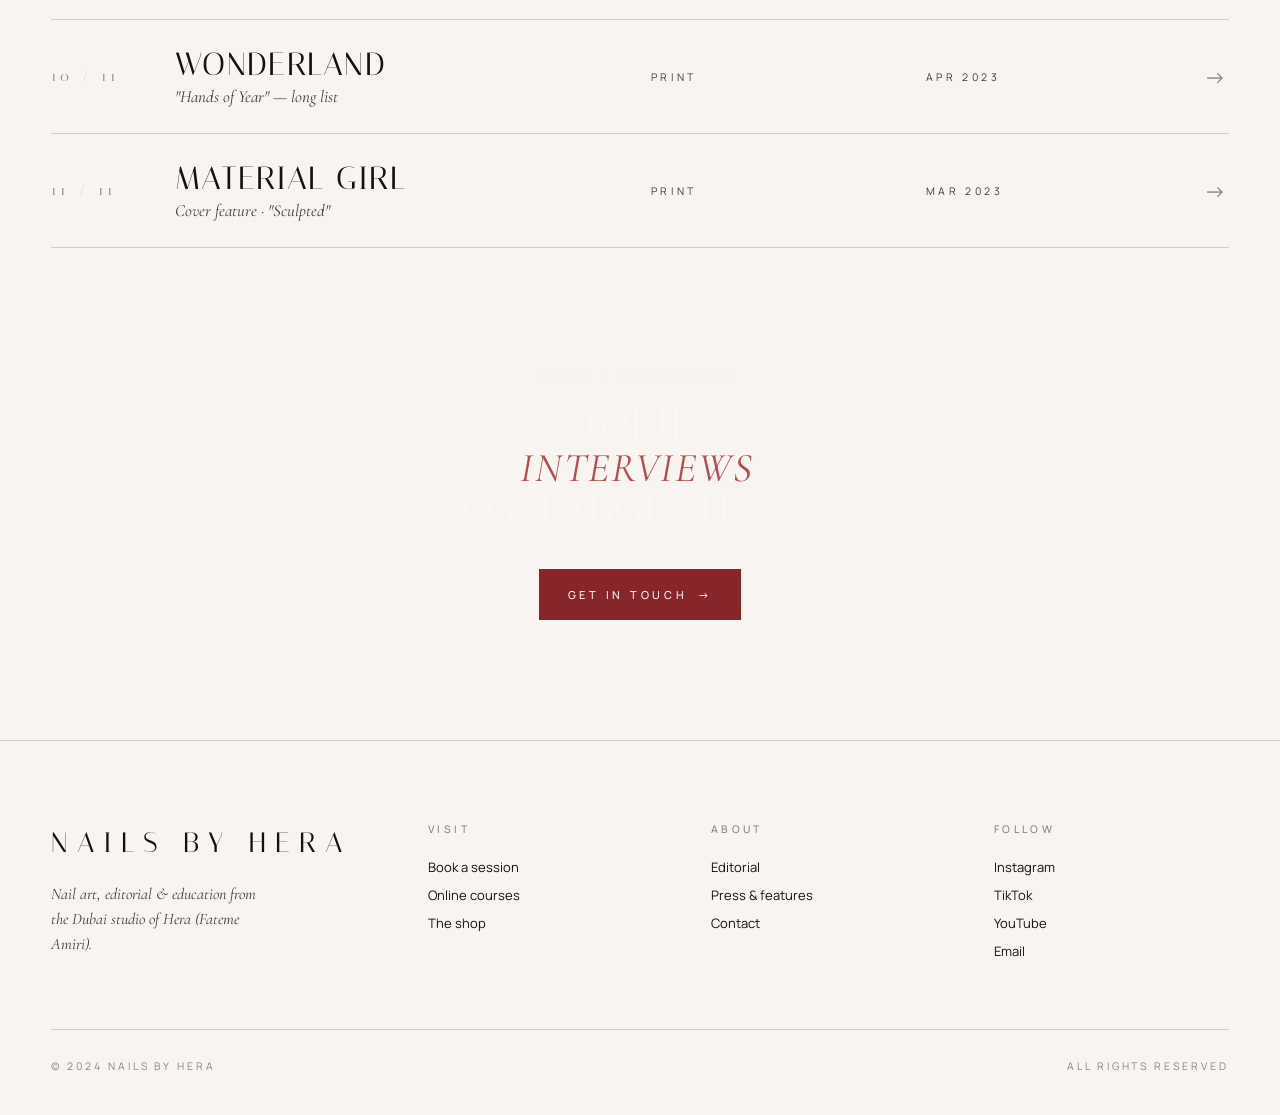
<file: press.html>
<!doctype html>
<html lang="en">
<head>
<meta charset="utf-8">
<meta name="viewport" content="width=device-width,initial-scale=1,viewport-fit=cover">
<title>Press &amp; Features — Nails by Hera</title>
<link rel="stylesheet" href="styles.css">
<style>
  .press-hero {
    max-width: var(--max);
    margin: 0 auto;
    padding: clamp(60px, 9vw, 130px) var(--pad) 60px;
  }

  .press-list {
    max-width: var(--max);
    margin: 40px auto 0;
    padding: 0 var(--pad);
  }
  .press-row {
    display: grid;
    grid-template-columns: 100px 1.8fr 1fr 1fr 28px;
    gap: 24px;
    padding: 28px 0;
    border-top: 1px solid var(--rule);
    align-items: center;
    transition: padding .25s, background .25s;
  }
  .press-row:last-child { border-bottom: 1px solid var(--rule); }
  .press-row:hover { background: var(--bg-deep); padding-left: 12px; padding-right: 12px; }
  @media (max-width: 820px) {
    .press-row { grid-template-columns: 60px 1fr 28px; }
    .press-row .pub-out, .press-row .pub-date { display: none; }
  }

  .pub-num { font-family: var(--display); font-size: 14px; letter-spacing: 0.3em; color: var(--mute); }
  .pub-name {
    font-family: var(--display);
    font-size: clamp(22px, 2.6vw, 32px);
    letter-spacing: 0.04em;
    text-transform: uppercase;
    line-height: 1;
    font-weight: 400;
  }
  .pub-name .feature {
    display: block;
    margin-top: 8px;
    font-family: var(--serif);
    font-style: italic;
    font-size: 17px;
    text-transform: none;
    color: var(--ink-soft);
    letter-spacing: 0;
  }
  .pub-out, .pub-date {
    font-size: 10.5px;
    letter-spacing: 0.34em;
    text-transform: uppercase;
    color: var(--ink-soft);
  }
  .pub-arrow {
    text-align: center;
    font-size: 22px;
    color: var(--mute);
    transition: transform .3s, color .3s;
  }
  .press-row:hover .pub-arrow { color: var(--accent); transform: translateX(4px); }

  /* Featured pull-quote */
  .pull {
    max-width: 1100px;
    margin: 100px auto 0;
    padding: 0 var(--pad);
    text-align: center;
  }
  .pull blockquote {
    font-family: var(--serif);
    font-style: italic;
    font-weight: 300;
    font-size: clamp(28px, 4vw, 56px);
    line-height: 1.2;
    color: var(--ink);
    letter-spacing: -0.005em;
  }
  .pull blockquote::before { content: "“"; font-family: var(--display); font-size: 1.2em; color: var(--accent); margin-right: 0.05em; }
  .pull blockquote::after  { content: "”"; font-family: var(--display); font-size: 1.2em; color: var(--accent); margin-left: 0.05em; }
  .pull cite {
    display: block;
    margin-top: 28px;
    font-family: var(--sans);
    font-style: normal;
    font-size: 11px;
    letter-spacing: 0.34em;
    text-transform: uppercase;
    color: var(--mute);
  }

  /* Featured spread image */
  .spread {
    max-width: var(--max);
    margin: 100px auto 0;
    padding: 0 var(--pad);
    display: grid;
    grid-template-columns: 1fr 1fr;
    gap: clamp(28px, 4vw, 64px);
    align-items: center;
  }
  @media (max-width: 820px) { .spread { grid-template-columns: 1fr; } }
  .spread img { width: 100%; }
  .spread .info p {
    font-family: var(--serif);
    font-size: 18px;
    line-height: 1.6;
    color: var(--ink-soft);
    margin-bottom: 14px;
  }
</style>
</head>
<body>

<header class="site-header">
  <nav class="nav">
    <div class="nav-left"><span class="dot"></span><span>As Seen In</span></div>
    <a class="brand" href="index.html">Nails by Hera<span class="sub">EST. TEHRAN — DUBAI</span></a>
    <button class="nav-toggle" id="navToggle">Menu <span aria-hidden="true">＋</span></button>
    <ul class="nav-links" id="navLinks">
      <li><a href="book.html">Book</a></li>
      <li><a href="courses.html">Courses</a></li>
      <li><a href="shop.html">Shop</a></li>
      <li><a href="editorial.html">Editorial</a></li>
      <li><a href="press.html" class="active">Press</a></li>
      <li><a href="contact.html">Contact</a></li>
    </ul>
  </nav>
</header>

<main>
  <section class="press-hero" data-screen-label="01 Press hero">
    <p class="eyebrow">As Seen In</p>
    <h1 class="h-display" style="margin-top:24px">Press &amp;<br><em style="font-family:var(--serif); font-style:italic; color:var(--accent)">features</em></h1>
  </section>

  <section class="press-list" data-screen-label="02 Features list">
    <a class="press-row" href="#">
      <span class="pub-num">01 / 11</span>
      <div>
        <div class="pub-name">Odalisque Magazine
          <span class="feature">Issue 36 · "A Hand for the Garden"</span>
        </div>
      </div>
      <span class="pub-out">Print &amp; Online</span>
      <span class="pub-date">Spring 2024</span>
      <span class="pub-arrow">→</span>
    </a>

    <a class="press-row" href="#">
      <span class="pub-num">02 / 11</span>
      <div>
        <div class="pub-name">HIA Magazine
          <span class="feature">"New Couture from the Levant"</span>
        </div>
      </div>
      <span class="pub-out">Print</span>
      <span class="pub-date">Feb 2024</span>
      <span class="pub-arrow">→</span>
    </a>

    <a class="press-row" href="#">
      <span class="pub-num">03 / 11</span>
      <div>
        <div class="pub-name">Vogue Italia Photo
          <span class="feature">PhotoVogue open call · Editor's pick</span>
        </div>
      </div>
      <span class="pub-out">Online</span>
      <span class="pub-date">Jan 2024</span>
      <span class="pub-arrow">→</span>
    </a>

    <a class="press-row" href="#">
      <span class="pub-num">04 / 11</span>
      <div>
        <div class="pub-name">L'Officiel Arabia
          <span class="feature">Beauty director's diary · December</span>
        </div>
      </div>
      <span class="pub-out">Print</span>
      <span class="pub-date">Dec 2023</span>
      <span class="pub-arrow">→</span>
    </a>

    <a class="press-row" href="#">
      <span class="pub-num">05 / 11</span>
      <div>
        <div class="pub-name">Schön! Magazine
          <span class="feature">"Sculptural Hands" — featurette</span>
        </div>
      </div>
      <span class="pub-out">Online</span>
      <span class="pub-date">Nov 2023</span>
      <span class="pub-arrow">→</span>
    </a>

    <a class="press-row" href="#">
      <span class="pub-num">06 / 11</span>
      <div>
        <div class="pub-name">Numéro Berlin
          <span class="feature">Issue 17 · Beauty story</span>
        </div>
      </div>
      <span class="pub-out">Print</span>
      <span class="pub-date">Oct 2023</span>
      <span class="pub-arrow">→</span>
    </a>

    <a class="press-row" href="#">
      <span class="pub-num">07 / 11</span>
      <div>
        <div class="pub-name">Crash Magazine
          <span class="feature">"Dubai Talent Watch"</span>
        </div>
      </div>
      <span class="pub-out">Online</span>
      <span class="pub-date">Sep 2023</span>
      <span class="pub-arrow">→</span>
    </a>

    <a class="press-row" href="#">
      <span class="pub-num">08 / 11</span>
      <div>
        <div class="pub-name">Dazed Beauty
          <span class="feature">"The new nail couturiers"</span>
        </div>
      </div>
      <span class="pub-out">Online</span>
      <span class="pub-date">Jul 2023</span>
      <span class="pub-arrow">→</span>
    </a>

    <a class="press-row" href="#">
      <span class="pub-num">09 / 11</span>
      <div>
        <div class="pub-name">Coeval Magazine
          <span class="feature">Interview · "Studio of one"</span>
        </div>
      </div>
      <span class="pub-out">Online</span>
      <span class="pub-date">May 2023</span>
      <span class="pub-arrow">→</span>
    </a>

    <a class="press-row" href="#">
      <span class="pub-num">10 / 11</span>
      <div>
        <div class="pub-name">Wonderland
          <span class="feature">"Hands of Year" — long list</span>
        </div>
      </div>
      <span class="pub-out">Print</span>
      <span class="pub-date">Apr 2023</span>
      <span class="pub-arrow">→</span>
    </a>

    <a class="press-row" href="#">
      <span class="pub-num">11 / 11</span>
      <div>
        <div class="pub-name">Material Girl
          <span class="feature">Cover feature · "Sculpted"</span>
        </div>
      </div>
      <span class="pub-out">Print</span>
      <span class="pub-date">Mar 2023</span>
      <span class="pub-arrow">→</span>
    </a>
  </section>

  <section class="section-dark" style="margin-top:120px; text-align:center;">
    <div class="shell">
      <p class="eyebrow" style="color:rgba(244,239,233,.55)">Press &amp; pr enquiries</p>
      <h2 class="h-section" style="color:#faf6f0; margin-top:18px">Stories,<br><em style="font-family:var(--serif); font-style:italic; color:var(--accent-soft)">interviews</em>,<br>collaborations.</h2>
      <a class="btn accent" href="mailto:fatemeamiri.job@gmail.com?subject=Press%20enquiry" style="margin-top:36px">Get in touch <span class="arrow">→</span></a>
    </div>
  </section>
</main>

<footer class="site-footer">
  <div class="footer-grid">
    <div><div class="footer-mark">Nails by Hera</div><p style="margin-top:18px; font-family:var(--serif); font-style:italic; font-size:16px; color:var(--ink-soft); max-width:32ch;">Nail art, editorial &amp; education from the Dubai studio of Hera (Fateme Amiri).</p></div>
    <div><h4>Visit</h4><a href="book.html">Book a session</a><a href="courses.html">Online courses</a><a href="shop.html">The shop</a></div>
    <div><h4>About</h4><a href="editorial.html">Editorial</a><a href="press.html">Press &amp; features</a><a href="contact.html">Contact</a></div>
    <div><h4>Follow</h4><a href="#">Instagram</a><a href="#">TikTok</a><a href="#">YouTube</a><a href="mailto:fatemeamiri.job@gmail.com">Email</a></div>
  </div>
  <div class="footer-bottom"><span>© 2024 Nails by Hera</span><span>All rights reserved</span></div>
</footer>

<script>
  const tog = document.getElementById('navToggle');
  const links = document.getElementById('navLinks');
  tog?.addEventListener('click', () => links.classList.toggle('open'));
</script>
</body>
</html>
</file>
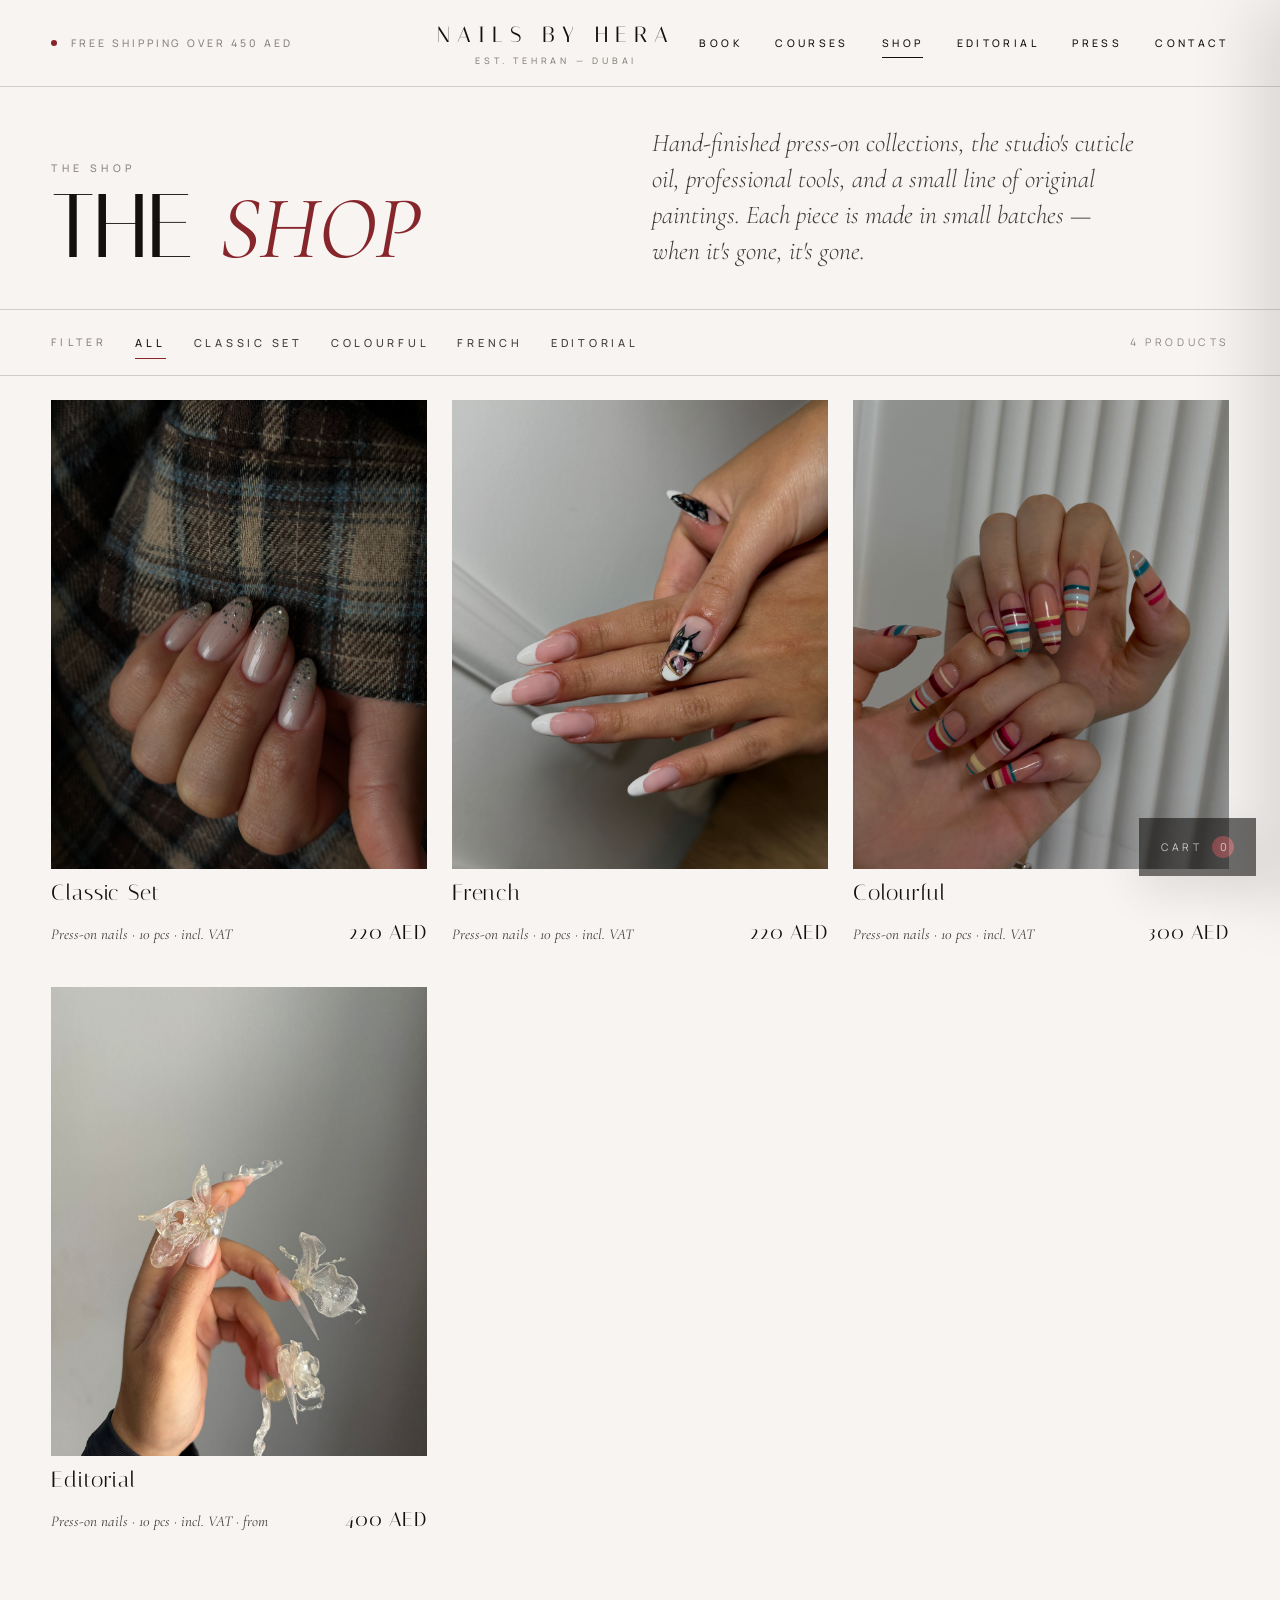
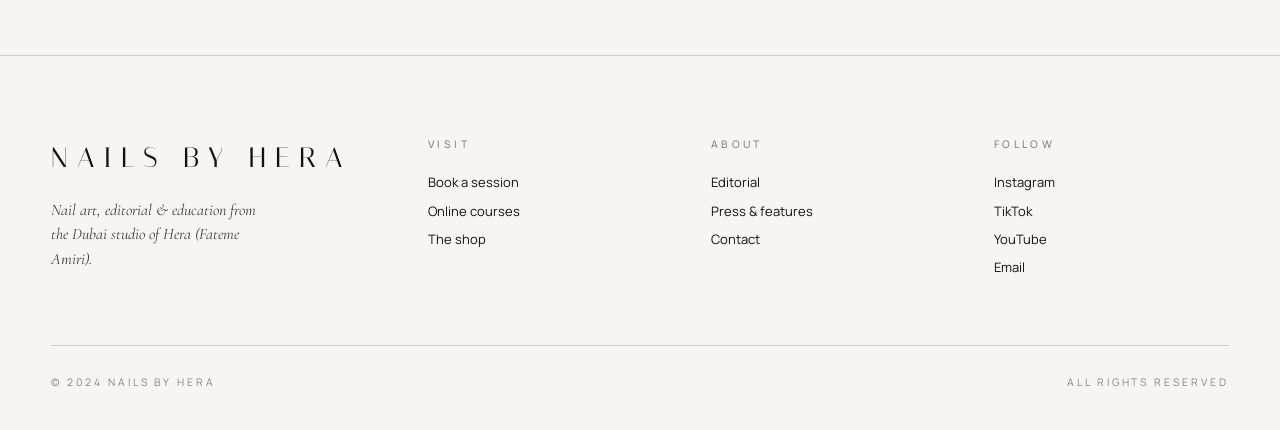
<file: shop.html>
<!doctype html>
<html lang="en">
<head>
<meta charset="utf-8">
<meta name="viewport" content="width=device-width,initial-scale=1,viewport-fit=cover">
<title>Shop — Nails by Hera</title>
<link rel="stylesheet" href="styles.css">
<style>
  /* Category filter */
  .cat-bar {
    max-width: var(--max);
    margin: 16px auto 0;
    padding: 16px var(--pad);
    border-top: 1px solid var(--rule);
    border-bottom: 1px solid var(--rule);
    display: flex; gap: 28px; align-items: center; flex-wrap: wrap;
  }
  .cat-bar .label { font-size: 10.5px; letter-spacing: 0.4em; text-transform: uppercase; color: var(--mute); font-weight: 500; }
  .cat-bar button {
    font-size: 11px;
    letter-spacing: 0.34em;
    text-transform: uppercase;
    padding: 8px 0;
    position: relative;
    color: var(--ink-soft);
    font-weight: 500;
  }
  .cat-bar button.active { color: var(--ink); }
  .cat-bar button.active::after {
    content: ""; position: absolute; left: 0; right: 0; bottom: 0;
    height: 1px; background: var(--accent);
  }
  .cat-bar .right {
    margin-left: auto;
    font-size: 10.5px;
    letter-spacing: 0.34em;
    text-transform: uppercase;
    color: var(--mute);
  }

  /* Product grid */
  .grid {
    max-width: var(--max);
    margin: 24px auto 0;
    padding: 0 var(--pad);
    display: grid;
    grid-template-columns: repeat(3, 1fr);
    gap: clamp(28px, 3vw, 56px) clamp(20px, 2vw, 32px);
  }
  @media (max-width: 920px) { .grid { grid-template-columns: 1fr 1fr; } }
  @media (max-width: 540px) { .grid { grid-template-columns: 1fr; } }

  .product { display: flex; flex-direction: column; gap: 12px; }
  .product .img {
    aspect-ratio: 4/5;
    background-size: cover;
    background-position: center;
    background-color: var(--bg-deep);
    position: relative;
    overflow: hidden;
  }
  .product .img::after {
    content: ""; position: absolute; inset: 0;
    background: rgba(0,0,0,.0);
    transition: background .35s;
  }
  .product:hover .img::after { background: rgba(0,0,0,.06); }
  .product .img .badge {
    position: absolute; top: 12px; left: 12px;
    background: var(--bg);
    padding: 5px 9px;
    font-size: 9.5px;
    letter-spacing: 0.32em;
    text-transform: uppercase;
  }
  .product .img .add {
    position: absolute; right: 12px; bottom: 12px;
    background: var(--bg);
    padding: 12px 16px;
    font-size: 10.5px;
    letter-spacing: 0.32em;
    text-transform: uppercase;
    border: 1px solid var(--ink);
    opacity: 0;
    transform: translateY(8px);
    transition: opacity .3s, transform .3s, background .25s, color .25s;
  }
  .product .img .add:hover { background: var(--ink); color: var(--bg); }
  .product:hover .img .add { opacity: 1; transform: translateY(0); }

  .product .name {
    font-family: var(--display);
    font-size: 22px;
    letter-spacing: 0.04em;
    line-height: 1.1;
  }
  .product .meta {
    display: flex; justify-content: space-between; align-items: baseline;
    gap: 12px;
  }
  .product .sub {
    font-family: var(--serif);
    font-style: italic;
    color: var(--ink-soft);
    font-size: 15px;
  }
  .product .price {
    font-family: var(--display);
    font-size: 20px;
    letter-spacing: 0.04em;
  }

  /* Cart drawer */
  .cart-fab {
    position: fixed; bottom: 24px; right: 24px;
    background: var(--ink); color: var(--bg);
    padding: 18px 22px;
    font-size: 10.5px;
    letter-spacing: 0.32em;
    text-transform: uppercase;
    box-shadow: 0 16px 48px rgba(0,0,0,.18);
    display: flex; align-items: center; gap: 10px;
    z-index: 40;
    transition: transform .3s, opacity .3s;
  }
  .cart-fab .count {
    background: var(--accent); color: var(--bg);
    width: 22px; height: 22px;
    display: inline-flex; align-items: center; justify-content: center;
    border-radius: 50%;
    font-size: 11px;
    letter-spacing: 0;
  }
  .cart-fab.empty { opacity: 0.6; }

  .drawer {
    position: fixed;
    top: 0; right: 0; bottom: 0;
    width: min(480px, 100vw);
    background: var(--bg);
    z-index: 60;
    transform: translateX(100%);
    transition: transform .45s cubic-bezier(.2,.7,.2,1);
    display: flex; flex-direction: column;
    box-shadow: -24px 0 64px rgba(0,0,0,.12);
  }
  .drawer.open { transform: translateX(0); }
  .drawer-head {
    padding: 24px 28px;
    display: flex; justify-content: space-between; align-items: center;
    border-bottom: 1px solid var(--rule);
  }
  .drawer-head h3 {
    font-family: var(--display);
    font-size: 24px;
    letter-spacing: 0.04em;
    text-transform: uppercase;
    font-weight: 400;
  }
  .drawer-head .close {
    font-size: 14px;
    letter-spacing: 0.32em;
    text-transform: uppercase;
  }
  .drawer-body { flex: 1; overflow-y: auto; padding: 8px 28px; }
  .empty-state {
    padding: 60px 12px; text-align: center;
    font-family: var(--serif); font-style: italic;
    color: var(--mute);
  }
  .cart-item {
    display: grid;
    grid-template-columns: 76px 1fr auto;
    gap: 14px;
    padding: 20px 0;
    border-bottom: 1px solid var(--rule);
    align-items: start;
  }
  .cart-item .thumb {
    width: 76px; height: 96px;
    background-size: cover; background-position: center;
  }
  .cart-item .name { font-family: var(--display); font-size: 16px; letter-spacing: 0.04em; text-transform: uppercase; }
  .cart-item .opt { font-family: var(--serif); font-style: italic; font-size: 13px; color: var(--mute); margin-top: 2px; }
  .cart-item .qty {
    display: inline-flex; align-items: center; gap: 10px;
    margin-top: 10px;
    border: 1px solid var(--rule);
    padding: 4px 8px;
    font-size: 13px;
  }
  .cart-item .qty button { padding: 2px 4px; }
  .cart-item .line-price { font-family: var(--display); font-size: 17px; }
  .cart-item .remove {
    margin-top: 8px;
    display: block;
    font-size: 10px; letter-spacing: 0.3em; text-transform: uppercase;
    color: var(--mute);
  }
  .cart-item .remove:hover { color: var(--accent); }

  .drawer-foot {
    border-top: 1px solid var(--rule);
    padding: 24px 28px;
    display: grid; gap: 14px;
  }
  .totals { display: flex; justify-content: space-between; font-family: var(--display); font-size: 20px; }
  .totals .small { font-family: var(--sans); font-size: 11px; letter-spacing: 0.32em; text-transform: uppercase; color: var(--mute); }

  /* Checkout modal */
  .modal {
    position: fixed; inset: 0;
    background: rgba(14,12,11,.55);
    z-index: 80;
    display: flex; align-items: center; justify-content: center;
    padding: 24px;
    opacity: 0; pointer-events: none;
    transition: opacity .3s;
  }
  .modal.open { opacity: 1; pointer-events: auto; }
  .modal .card {
    background: var(--bg);
    max-width: 560px;
    width: 100%;
    max-height: 90vh; overflow-y: auto;
    padding: clamp(28px, 4vw, 44px);
    border: 1px solid var(--rule);
    transform: translateY(20px);
    transition: transform .3s;
  }
  .modal.open .card { transform: translateY(0); }
  .modal h2 {
    font-family: var(--display);
    font-size: 36px;
    letter-spacing: 0.04em;
    text-transform: uppercase;
    margin-bottom: 8px;
    font-weight: 400;
  }
  .modal .lead { font-family: var(--serif); font-style: italic; color: var(--ink-soft); margin-bottom: 28px; }

  .field { display: grid; gap: 8px; margin-bottom: 18px; }
  .field label { font-size: 10.5px; letter-spacing: 0.4em; text-transform: uppercase; color: var(--mute); font-weight: 500; }
  .field input, .field textarea, .field select {
    border: 0; border-bottom: 1px solid var(--ink);
    padding: 10px 0;
    font-family: var(--serif); font-size: 17px;
  }
  .field input:focus, .field textarea:focus, .field select:focus { outline: none; border-bottom-color: var(--accent); }

  .modal .summary {
    background: var(--bg-deep);
    padding: 16px;
    margin-bottom: 24px;
    font-family: var(--serif);
    font-size: 14px;
  }
  .modal .summary .line { display: flex; justify-content: space-between; padding: 3px 0; }
  .modal .summary .total {
    margin-top: 10px; padding-top: 10px;
    border-top: 1px solid var(--rule);
    font-family: var(--display);
    font-size: 18px;
    letter-spacing: 0.04em;
  }

  .modal .actions { display: flex; gap: 12px; justify-content: flex-end; }

  /* Product detail modal */
  .pdp-modal {
    position: fixed; inset: 0;
    background: rgba(14,12,11,.6);
    z-index: 80;
    display: flex; align-items: center; justify-content: center;
    padding: 24px;
    opacity: 0; pointer-events: none;
    transition: opacity .3s;
  }
  .pdp-modal.open { opacity: 1; pointer-events: auto; }
  .pdp-card {
    background: var(--bg);
    max-width: 900px;
    width: 100%;
    max-height: 92vh;
    border: 1px solid var(--rule);
    display: grid;
    grid-template-columns: 1.1fr 1fr;
    transform: translateY(20px);
    transition: transform .3s;
    overflow: hidden;
  }
  .pdp-modal.open .pdp-card { transform: translateY(0); }
  @media (max-width: 640px) { .pdp-card { grid-template-columns: 1fr; max-height: 95vh; overflow-y: auto; } }

  .pdp-main-img {
    height: 100%;
    min-height: 420px;
    background-size: cover;
    background-position: center;
  }
  .pdp-info {
    padding: 28px 28px 24px;
    display: flex; flex-direction: column; gap: 14px;
    overflow-y: auto;
  }
  .pdp-info .pdp-name {
    font-family: var(--display);
    font-size: clamp(22px, 2.4vw, 30px);
    letter-spacing: 0.04em;
    text-transform: uppercase;
    font-weight: 400;
    line-height: 1.05;
  }
  .pdp-info .pdp-sub {
    font-family: var(--serif); font-style: italic;
    color: var(--ink-soft); font-size: 14px; margin-top: -6px;
  }
  .pdp-info .pdp-price {
    font-family: var(--display); font-size: 26px; letter-spacing: 0.04em;
  }
  .pdp-options-label {
    font-size: 10.5px; letter-spacing: 0.4em;
    text-transform: uppercase; color: var(--mute); font-weight: 500;
  }
  .pdp-options {
    display: grid; grid-template-columns: repeat(3, 1fr); gap: 7px;
  }
  .pdp-options .opt-img {
    aspect-ratio: 1/1;
    background-size: cover; background-position: center;
    cursor: pointer;
    border: 3px solid transparent;
    transition: border-color .2s, transform .2s;
    position: relative;
  }
  .pdp-options .opt-img:hover { transform: scale(1.03); }
  .pdp-options .opt-img.selected { border-color: var(--ink); }
  .pdp-options .opt-img.selected::after {
    content: "✓";
    position: absolute; bottom: 6px; right: 6px;
    background: var(--ink); color: var(--bg);
    width: 20px; height: 20px;
    display: flex; align-items: center; justify-content: center;
    font-size: 11px;
  }
  .pdp-info .pdp-actions {
    display: flex; flex-direction: column; gap: 10px; margin-top: auto; padding-top: 8px;
  }
  .pdp-close {
    position: absolute; top: 12px; right: 12px;
    font-size: 10.5px; letter-spacing: 0.32em; text-transform: uppercase;
    background: var(--bg); padding: 6px 10px; border: 1px solid var(--rule);
    z-index: 2;
  }
  .pdp-wrap { position: relative; width: 100%; max-width: 900px; }

  /* Hero block */
  .shop-hero {
    max-width: var(--max);
    margin: 0 auto;
    padding: clamp(24px, 3vw, 48px) var(--pad) 24px;
    display: grid;
    grid-template-columns: 1fr 1fr;
    gap: 24px;
    align-items: end;
  }
  @media (max-width: 820px) { .shop-hero { grid-template-columns: 1fr; gap: 12px; } }
</style>
</head>
<body>

<header class="site-header">
  <nav class="nav">
    <div class="nav-left"><span class="dot"></span><span>Free shipping over 450 AED</span></div>
    <a class="brand" href="index.html">Nails by Hera<span class="sub">EST. TEHRAN — DUBAI</span></a>
    <button class="nav-toggle" id="navToggle">Menu <span aria-hidden="true">＋</span></button>
    <ul class="nav-links" id="navLinks">
      <li><a href="book.html">Book</a></li>
      <li><a href="courses.html">Courses</a></li>
      <li><a href="shop.html" class="active">Shop</a></li>
      <li><a href="editorial.html">Editorial</a></li>
      <li><a href="press.html">Press</a></li>
      <li><a href="contact.html">Contact</a></li>
    </ul>
  </nav>
</header>

<main>
  <section class="shop-hero" data-screen-label="01 Shop intro">
    <div>
      <p class="eyebrow">The Shop</p>
      <h1 class="h-display" style="margin-top:12px; font-size:clamp(40px,7vw,100px)">The <em style="font-family:var(--serif); font-style:italic; color:var(--accent)">Shop</em></h1>
    </div>
    <div>
      <p class="italic-lead" style="max-width:44ch">Hand-finished press-on collections, the studio's cuticle oil, professional tools, and a small line of original paintings. Each piece is made in small batches — when it's gone, it's gone.</p>
    </div>
  </section>

  <!-- Category filter -->
  <div class="cat-bar" data-screen-label="02 Categories">
    <span class="label">Filter</span>
    <button class="active" data-cat="all">All</button>
    <button data-cat="classic">Classic Set</button>
    <button data-cat="colourful">Colourful</button>
    <button data-cat="french">French</button>
    <button data-cat="editorial">Editorial</button>
    <span class="right" id="resultCount">4 products</span>
  </div>

  <!-- Product grid -->
  <section class="grid" id="productGrid" data-screen-label="03 Product grid">
    <!-- Filled by JS -->
  </section>
</main>

<!-- Product detail modal -->
<div class="pdp-modal" id="pdpModal">
  <div class="pdp-wrap">
    <button class="pdp-close" id="pdpClose">Close ✕</button>
    <div class="pdp-card">
      <div class="pdp-main-img" id="pdpMainImg"></div>
      <div class="pdp-info">
        <div>
          <div class="pdp-name" id="pdpName"></div>
          <div class="pdp-sub" id="pdpSub"></div>
        </div>
        <div class="pdp-price" id="pdpPrice"></div>
        <div>
          <div class="pdp-options-label">Choose your option</div>
          <div class="pdp-options" id="pdpOptions"></div>
        </div>
        <div class="pdp-actions">
          <button class="btn accent" id="pdpAddBtn" style="justify-content:center">Add to bag +</button>
        </div>
      </div>
    </div>
  </div>
</div>

<!-- Floating cart trigger -->
<button class="cart-fab empty" id="cartFab">
  Cart <span class="count" id="cartCount">0</span>
</button>

<!-- Cart drawer -->
<aside class="drawer" id="cartDrawer" aria-hidden="true">
  <div class="drawer-head">
    <h3>Your Bag</h3>
    <button class="close" id="cartClose">Close ✕</button>
  </div>
  <div class="drawer-body" id="cartBody">
    <div class="empty-state">Your bag is empty.<br>The studio awaits.</div>
  </div>
  <div class="drawer-foot">
    <div class="totals"><span class="small">Subtotal</span> <span id="cartTotal">$0.00</span></div>
    <p style="font-family:var(--serif); font-style:italic; font-size:13px; color:var(--mute); margin:0;">Shipping &amp; tax calculated at the next step.</p>
    <button class="btn accent" id="checkoutBtn" style="justify-content:center" disabled>Checkout <span class="arrow">→</span></button>
  </div>
</aside>

<!-- Checkout modal -->
<div class="modal" id="modal">
  <div class="card">
    <h2>Place your order</h2>
    <p class="lead">Send your order to the studio. Hera will reply with payment options (bank transfer or card link) and a shipping ETA within 24 hours.</p>

    <div class="summary" id="orderSummary"></div>

    <form id="checkoutForm">
      <div class="field">
        <label for="cName">Full name</label>
        <input type="text" id="cName" required>
      </div>
      <div class="field">
        <label for="cEmail">Email</label>
        <input type="email" id="cEmail" required>
      </div>
      <div class="field">
        <label for="cPhone">Phone (optional)</label>
        <input type="tel" id="cPhone">
      </div>
      <div class="field">
        <label for="cAddress">Shipping address</label>
        <textarea id="cAddress" rows="3" required></textarea>
      </div>
      <div class="field">
        <label for="cCountry">Country</label>
        <input type="text" id="cCountry" required>
      </div>
      <div class="field">
        <label for="cNotes">Notes (optional)</label>
        <textarea id="cNotes" rows="2" placeholder="Sizing notes, gift wrap, etc."></textarea>
      </div>

      <div class="actions">
        <button type="button" class="btn ghost" id="modalCancel">Back to cart</button>
        <button type="submit" class="btn accent">Send order ✦</button>
      </div>
    </form>
  </div>
</div>

<footer class="site-footer">
  <div class="footer-grid">
    <div><div class="footer-mark">Nails by Hera</div><p style="margin-top:18px; font-family:var(--serif); font-style:italic; font-size:16px; color:var(--ink-soft); max-width:32ch;">Nail art, editorial &amp; education from the Dubai studio of Hera (Fateme Amiri).</p></div>
    <div><h4>Visit</h4><a href="book.html">Book a session</a><a href="courses.html">Online courses</a><a href="shop.html">The shop</a></div>
    <div><h4>About</h4><a href="editorial.html">Editorial</a><a href="press.html">Press &amp; features</a><a href="contact.html">Contact</a></div>
    <div><h4>Follow</h4><a href="#">Instagram</a><a href="#">TikTok</a><a href="#">YouTube</a><a href="mailto:fatemeamiri.job@gmail.com">Email</a></div>
  </div>
  <div class="footer-bottom"><span>© 2024 Nails by Hera</span><span>All rights reserved</span></div>
</footer>

<script>
  // Nav
  const tog = document.getElementById('navToggle');
  const links = document.getElementById('navLinks');
  tog?.addEventListener('click', () => links.classList.toggle('open'));

  // ── Products ──────────────────────────────────────
  const products = [
    { id: 'classic',   cat: 'classic',   name: 'Classic Set', sub: 'Press-on nails · 10 pcs · incl. VAT', price: 220, ziina: 'https://pay.ziina.com/nailsbyhera/xSvOMjCea?source=app', img: 'img/classic/basic.jpg',
      variants: ['img/classic/basic.jpg', 'img/classic/IMG_7365.JPG', 'img/classic/IMG_1147.jpg'] },
    { id: 'french',    cat: 'french',    name: 'French',      sub: 'Press-on nails · 10 pcs · incl. VAT', price: 220, ziina: 'https://pay.ziina.com/nailsbyhera/xSvOMjCea?source=app', img: 'img/french/french.jpg',
      variants: ['img/french/french.jpg', 'img/french/IMG_7425_8.25.17_PM.JPG', 'img/french/IMG_9701_SnapseedCopy_8.25.17_PM.JPG'] },
    { id: 'colourful', cat: 'colourful', name: 'Colourful',   sub: 'Press-on nails · 10 pcs · incl. VAT', price: 300, ziina: 'https://pay.ziina.com/nailsbyhera/1Wcj5Sn86?source=app', img: 'img/colourful/colourful.jpg',
      variants: ['img/colourful/colourful.jpg', 'img/colourful/IMG_3482_8.26.00_PM.JPG', 'img/colourful/IMG_5076_8.26.00_PM.jpg', 'img/colourful/IMG_6201.JPG', 'img/colourful/nail-black-prototypes.jpg', 'img/colourful/nail-chrome-mixed.jpg', 'img/colourful/nail-colorful-01.jpg'] },
    { id: 'editorial', cat: 'editorial', name: 'Editorial',   sub: 'Press-on nails · 10 pcs · incl. VAT · from', price: 400, ziina: 'https://pay.ziina.com/nailsbyhera/833vivmpM?source=app', img: 'img/editorial/ed-polka-rocks.jpg',
      variants: ['img/editorial/ed-polka-rocks.jpg', 'img/editorial/nail-red-silver.jpg', 'img/editorial/IMG_7528.JPG', 'img/editorial/IMG_9235.jpg', 'img/editorial/IMG_9249.JPG', 'img/editorial/nail-23.jpg', 'img/editorial/nail-clear-flower.jpg', 'img/editorial/nail-clear-flowers-02.jpg', 'img/editorial/nail-egyptian-ring.jpg'] },
  ];

  const grid = document.getElementById('productGrid');
  const countEl = document.getElementById('resultCount');

  function render(cat = 'all') {
    const list = products.filter(p => cat === 'all' || p.cat === cat);
    grid.innerHTML = list.map(p => `
      <article class="product">
        <div class="img" style="background-image:url('${p.img}'); cursor:pointer;" data-pdp="${p.id}">
          ${p.badge ? `<span class="badge">${p.badge}</span>` : ''}
          <button class="add" data-id="${p.id}">View options</button>
        </div>
        <div class="name">${p.name}</div>
        <div class="meta">
          <div class="sub">${p.sub}</div>
          <div class="price">${p.price} AED</div>
        </div>
      </article>
    `).join('');
    countEl.textContent = `${list.length} product${list.length === 1 ? '' : 's'}`;
    grid.querySelectorAll('[data-pdp]').forEach(el => el.addEventListener('click', () => openPDP(el.dataset.pdp)));
    grid.querySelectorAll('.add').forEach(b => b.addEventListener('click', e => { e.stopPropagation(); openPDP(b.dataset.id); }));
  }

  // ── Product detail modal ──────────────────────────
  const pdpModal = document.getElementById('pdpModal');
  let pdpSelected = null;
  let pdpProduct = null;

  function openPDP(id) {
    pdpProduct = products.find(p => p.id === id);
    if (!pdpProduct) return;
    pdpSelected = pdpProduct.variants[0];
    document.getElementById('pdpName').textContent = pdpProduct.name;
    document.getElementById('pdpSub').innerHTML = pdpProduct.sub;
    document.getElementById('pdpPrice').textContent = pdpProduct.price + ' AED';
    document.getElementById('pdpMainImg').style.backgroundImage = `url('${pdpSelected}')`;
    const opts = document.getElementById('pdpOptions');
    opts.innerHTML = pdpProduct.variants.map((v, i) => `
      <div class="opt-img ${i === 0 ? 'selected' : ''}" style="background-image:url('${v}')" data-src="${v}"></div>
    `).join('');
    opts.querySelectorAll('.opt-img').forEach(el => el.addEventListener('click', () => {
      opts.querySelectorAll('.opt-img').forEach(x => x.classList.remove('selected'));
      el.classList.add('selected');
      pdpSelected = el.dataset.src;
      document.getElementById('pdpMainImg').style.backgroundImage = `url('${pdpSelected}')`;
    }));
    pdpModal.classList.add('open');
  }

  document.getElementById('pdpClose').addEventListener('click', () => pdpModal.classList.remove('open'));
  pdpModal.addEventListener('click', e => { if (e.target === pdpModal) pdpModal.classList.remove('open'); });
  document.getElementById('pdpAddBtn').addEventListener('click', () => {
    if (pdpProduct && pdpProduct.ziina) window.open(pdpProduct.ziina, '_blank');
  });

  document.querySelectorAll('.cat-bar button').forEach(b => {
    b.addEventListener('click', () => {
      document.querySelectorAll('.cat-bar button').forEach(x => x.classList.remove('active'));
      b.classList.add('active');
      render(b.dataset.cat);
    });
  });

  // ── Cart ──────────────────────────────────────
  const cart = JSON.parse(localStorage.getItem('hera-cart') || '{}');
  const drawer = document.getElementById('cartDrawer');
  const cartBody = document.getElementById('cartBody');
  const cartTotal = document.getElementById('cartTotal');
  const cartCount = document.getElementById('cartCount');
  const cartFab = document.getElementById('cartFab');
  const checkoutBtn = document.getElementById('checkoutBtn');

  function saveCart() { localStorage.setItem('hera-cart', JSON.stringify(cart)); }

  function addToCart(id) {
    cart[id] = (cart[id] || 0) + 1;
    saveCart();
    renderCart();
    openDrawer();
  }

  function changeQty(id, delta) {
    cart[id] = (cart[id] || 0) + delta;
    if (cart[id] <= 0) delete cart[id];
    saveCart();
    renderCart();
  }

  function removeItem(id) { delete cart[id]; saveCart(); renderCart(); }

  function renderCart() {
    const items = Object.keys(cart);
    let total = 0, n = 0;
    if (items.length === 0) {
      cartBody.innerHTML = `<div class="empty-state">Your bag is empty.<br>The studio awaits.</div>`;
      checkoutBtn.disabled = true;
      cartFab.classList.add('empty');
    } else {
      cartBody.innerHTML = items.map(id => {
        const p = products.find(x => x.id === id);
        if (!p) return '';
        const q = cart[id];
        total += p.price * q;
        n += q;
        return `
          <div class="cart-item">
            <div class="thumb" style="background-image:url('${p.img}')"></div>
            <div>
              <div class="name">${p.name}</div>
              <div class="opt">${p.sub}</div>
              <div class="qty">
                <button data-dec="${p.id}">−</button>
                <span>${q}</span>
                <button data-inc="${p.id}">+</button>
              </div>
              <a class="remove" data-rm="${p.id}">Remove</a>
            </div>
            <div class="line-price">${(p.price * q).toFixed(0)} AED</div>
          </div>
        `;
      }).join('');
      checkoutBtn.disabled = false;
      cartFab.classList.remove('empty');
    }
    cartTotal.textContent = `${total.toFixed(2)} AED`;
    cartCount.textContent = n;

    cartBody.querySelectorAll('[data-inc]').forEach(b => b.onclick = () => changeQty(b.dataset.inc, 1));
    cartBody.querySelectorAll('[data-dec]').forEach(b => b.onclick = () => changeQty(b.dataset.dec, -1));
    cartBody.querySelectorAll('[data-rm]').forEach(b => b.onclick = () => removeItem(b.dataset.rm));
  }

  function openDrawer() { drawer.classList.add('open'); drawer.setAttribute('aria-hidden', 'false'); }
  function closeDrawer() { drawer.classList.remove('open'); drawer.setAttribute('aria-hidden', 'true'); }
  document.getElementById('cartClose').addEventListener('click', closeDrawer);
  cartFab.addEventListener('click', openDrawer);

  // ── Checkout ──────────────────────────────────
  const modal = document.getElementById('modal');
  const orderSummary = document.getElementById('orderSummary');
  const checkoutForm = document.getElementById('checkoutForm');

  checkoutBtn.addEventListener('click', () => {
    if (Object.keys(cart).length === 0) return;
    let total = 0;
    const lines = Object.keys(cart).map(id => {
      const p = products.find(x => x.id === id);
      const lineTotal = p.price * cart[id];
      total += lineTotal;
      return `<div class="line"><span>${cart[id]} × ${p.name}</span><span>${lineTotal.toFixed(2)} AED</span></div>`;
    }).join('');
    orderSummary.innerHTML = lines + `<div class="line total"><span>Subtotal</span><span>${total.toFixed(2)} AED</span></div>`;
    modal.classList.add('open');
  });

  document.getElementById('modalCancel').addEventListener('click', () => modal.classList.remove('open'));
  modal.addEventListener('click', (e) => { if (e.target === modal) modal.classList.remove('open'); });

  checkoutForm.addEventListener('submit', (e) => {
    e.preventDefault();
    const name = document.getElementById('cName').value.trim();
    const email = document.getElementById('cEmail').value.trim();
    const phone = document.getElementById('cPhone').value.trim();
    const address = document.getElementById('cAddress').value.trim();
    const country = document.getElementById('cCountry').value.trim();
    const notes = document.getElementById('cNotes').value.trim();

    if (!name || !email || !address || !country) {
      alert('Please fill in name, email, address and country.');
      return;
    }

    let total = 0;
    const itemList = Object.keys(cart).map(id => {
      const p = products.find(x => x.id === id);
      const lt = p.price * cart[id];
      total += lt;
      return `  • ${cart[id]} × ${p.name} (${p.sub.replace(/&amp;/g,'&')}) — ${lt.toFixed(2)} AED`;
    }).join('\n');

    const subject = `Shop order · ${name} · ${total.toFixed(2)} AED`;
    const body =
`Hi Hera,

I'd like to place an order:

${itemList}

Subtotal: ${total.toFixed(2)} AED

Ship to:
${name}
${address}
${country}

Email:    ${email}
Phone:    ${phone || '—'}

Notes:
${notes || '(none)'}

Please reply with payment options and ETA.

— Sent from heranail.com
`;

    const href = `mailto:fatemeamiri.job@gmail.com?subject=${encodeURIComponent(subject)}&body=${encodeURIComponent(body)}`;
    window.location.href = href;

    // Optimistic clear after a small delay
    setTimeout(() => {
      modal.classList.remove('open');
      closeDrawer();
      Object.keys(cart).forEach(k => delete cart[k]);
      saveCart();
      renderCart();
      alert('Your email draft has opened. Send it to complete your order — you\'ll get a reply within 24 hours.');
    }, 800);
  });

  // Init
  render('all');
  renderCart();
</script>
</body>
</html>
</file>
<file: styles.css>
/* HERA NAIL — site styles */

@import url('https://fonts.googleapis.com/css2?family=Italiana&family=Cormorant+Garamond:ital,wght@0,300;0,400;0,500;1,300;1,400&family=Manrope:wght@300;400;500;600&display=swap');

:root {
  --bg: oklch(0.97 0.005 60);
  --bg-deep: oklch(0.94 0.006 60);
  --ink: oklch(0.18 0.005 60);
  --ink-soft: oklch(0.36 0.005 60);
  --mute: oklch(0.62 0.008 60);
  --rule: oklch(0.85 0.006 60);
  --accent: oklch(0.42 0.13 22);
  --accent-soft: oklch(0.55 0.13 22);

  --serif: 'Cormorant Garamond', 'Times New Roman', serif;
  --display: 'Italiana', 'Cormorant Garamond', serif;
  --sans: 'Manrope', 'Helvetica Neue', Arial, sans-serif;

  --pad: clamp(20px, 4vw, 56px);
  --max: 1480px;
}

* { box-sizing: border-box; margin: 0; padding: 0; }

html, body {
  background: var(--bg);
  color: var(--ink);
  font-family: var(--sans);
  font-weight: 400;
  font-size: 15px;
  line-height: 1.55;
  -webkit-font-smoothing: antialiased;
  text-rendering: optimizeLegibility;
}

img { display: block; max-width: 100%; height: auto; }
a { color: inherit; text-decoration: none; }
button { font: inherit; color: inherit; background: none; border: 0; cursor: pointer; }
input, select, textarea { font: inherit; color: inherit; background: transparent; border: 0; }

/* ──────────────── Header / Nav ──────────────── */

.site-header {
  position: sticky;
  top: 0;
  z-index: 50;
  background: color-mix(in oklch, var(--bg) 88%, transparent);
  backdrop-filter: saturate(140%) blur(14px);
  -webkit-backdrop-filter: saturate(140%) blur(14px);
  border-bottom: 1px solid var(--rule);
  padding-top: env(safe-area-inset-top);
}
.site-header.is-dark {
  background: color-mix(in oklch, oklch(0.12 0 0) 70%, transparent);
  border-bottom-color: color-mix(in oklch, white 15%, transparent);
  color: var(--bg);
}

.nav {
  max-width: var(--max);
  margin: 0 auto;
  padding: 18px var(--pad);
  display: grid;
  grid-template-columns: 1fr auto 1fr;
  align-items: center;
  gap: 24px;
}
.brand {
  font-family: var(--display);
  font-size: 22px;
  letter-spacing: 0.32em;
  text-align: center;
  text-transform: uppercase;
}
.brand .sub {
  display: block;
  font-family: var(--sans);
  font-size: 9px;
  letter-spacing: 0.42em;
  margin-top: 2px;
  color: var(--mute);
  font-weight: 500;
}
.site-header.is-dark .brand .sub { color: color-mix(in oklch, white 60%, transparent); }

.nav-links {
  display: flex;
  gap: clamp(18px, 2.6vw, 36px);
  list-style: none;
  justify-content: flex-end;
  font-size: 10.5px;
  letter-spacing: 0.32em;
  text-transform: uppercase;
  font-weight: 500;
}
.nav-links a {
  position: relative;
  padding: 6px 0;
  transition: color .25s ease;
}
.nav-links a:hover { color: var(--accent); }
.nav-right { display: flex; align-items: center; gap: 16px; justify-content: flex-end; }
.nav-whatsapp { color: var(--accent); border: 1px solid var(--accent); padding: 7px 16px; border-radius: 2px; font-size: 10.5px; letter-spacing: 0.28em; text-transform: uppercase; font-weight: 500; white-space: nowrap; transition: background .2s, color .2s; }
.nav-whatsapp:hover { background: var(--accent); color: var(--bg); }
.site-header.is-dark .nav-whatsapp { color: #fff; border-color: rgba(255,255,255,0.5); }
.site-header.is-dark .nav-whatsapp:hover { background: #fff; color: var(--ink); }
.nav-links a.active::after {
  content: "";
  position: absolute;
  left: 0; right: 0; bottom: -2px;
  height: 1px;
  background: currentColor;
}

.nav-left {
  display: flex;
  align-items: center;
  gap: 14px;
  font-size: 10.5px;
  letter-spacing: 0.28em;
  text-transform: uppercase;
  color: var(--mute);
  font-weight: 500;
}
.nav-left .dot { width: 6px; height: 6px; border-radius: 50%; background: var(--accent); display: inline-block; }

/* mobile nav */
.nav-toggle { display: none; }
@media (max-width: 820px) {
  .nav { grid-template-columns: 1fr auto; gap: 12px; padding: 12px var(--pad); }
  .nav-left { display: none; }
  .nav-links {
    position: absolute;
    top: 100%;
    left: 0;
    right: 0;
    flex-direction: column;
    background: var(--bg);
    padding: 24px var(--pad) 36px;
    gap: 18px;
    font-size: 13px;
    align-items: flex-start;
    border-bottom: 1px solid var(--rule);
    transform: translateY(-110%);
    visibility: hidden;
    transition: transform .35s cubic-bezier(.6,.05,.2,1), visibility 0s .35s;
  }
  .nav-links.open {
    transform: translateY(0);
    visibility: visible;
    transition: transform .35s cubic-bezier(.6,.05,.2,1), visibility 0s 0s;
  }
  .nav-toggle {
    display: inline-flex;
    align-items: center;
    gap: 8px;
    font-size: 10.5px;
    letter-spacing: 0.28em;
    text-transform: uppercase;
    color: var(--ink);
  }
  .site-header.is-dark .nav-toggle { color: var(--bg); }
  .site-header.is-dark .nav-links { background: oklch(0.14 0 0); color: var(--bg); border-color: color-mix(in oklch, white 14%, transparent); }
}

/* ──────────────── Layout primitives ──────────────── */

.shell { max-width: var(--max); margin: 0 auto; padding: 0 var(--pad); }

.eyebrow {
  font-size: 10.5px;
  letter-spacing: 0.42em;
  text-transform: uppercase;
  color: var(--mute);
  font-weight: 500;
}

.h-display {
  font-family: var(--display);
  font-weight: 400;
  font-size: clamp(60px, 11vw, 180px);
  line-height: 0.88;
  letter-spacing: -0.01em;
  text-transform: uppercase;
}

.h-title {
  font-family: var(--display);
  font-weight: 400;
  font-size: clamp(40px, 6vw, 88px);
  line-height: 0.98;
  letter-spacing: 0.02em;
  text-transform: uppercase;
}

.h-section {
  font-family: var(--display);
  font-weight: 400;
  font-size: clamp(28px, 3.2vw, 44px);
  line-height: 1.05;
  letter-spacing: 0.04em;
  text-transform: uppercase;
}

.italic-lead {
  font-family: var(--serif);
  font-style: italic;
  font-weight: 300;
  font-size: clamp(20px, 2vw, 28px);
  line-height: 1.4;
  color: var(--ink-soft);
}

.rule { height: 1px; background: var(--rule); width: 100%; }

/* Buttons / chips */

.btn {
  display: inline-flex;
  align-items: center;
  gap: 10px;
  padding: 16px 28px;
  font-size: 11px;
  letter-spacing: 0.34em;
  text-transform: uppercase;
  font-weight: 500;
  border: 1px solid currentColor;
  transition: background .25s ease, color .25s ease, transform .25s ease;
}
.btn:hover { background: var(--ink); color: var(--bg); }
.btn.accent { background: var(--accent); color: var(--bg); border-color: var(--accent); }
.btn.accent:hover { background: var(--ink); border-color: var(--ink); }
.btn.ghost { background: transparent; }
.btn .arrow { transition: transform .3s; }
.btn:hover .arrow { transform: translateX(4px); }

/* Footer */

.site-footer {
  margin-top: 120px;
  padding: 80px var(--pad) 40px;
  border-top: 1px solid var(--rule);
  background: var(--bg);
}
.footer-grid {
  max-width: var(--max);
  margin: 0 auto;
  display: grid;
  grid-template-columns: 1.4fr 1fr 1fr 1fr;
  gap: 48px;
  margin-bottom: 64px;
}
@media (max-width: 820px) {
  .footer-grid { grid-template-columns: 1fr 1fr; gap: 32px; }
}
.footer-grid h4 {
  font-family: var(--sans);
  font-size: 10.5px;
  letter-spacing: 0.32em;
  text-transform: uppercase;
  font-weight: 500;
  color: var(--mute);
  margin-bottom: 16px;
}
.footer-grid a { display: block; padding: 4px 0; font-size: 13px; }
.footer-grid a:hover { color: var(--accent); }
.footer-mark {
  font-family: var(--display);
  font-size: 28px;
  letter-spacing: 0.32em;
  text-transform: uppercase;
}
.footer-bottom {
  max-width: var(--max);
  margin: 0 auto;
  padding-top: 28px;
  border-top: 1px solid var(--rule);
  display: flex;
  justify-content: space-between;
  font-size: 10.5px;
  letter-spacing: 0.28em;
  text-transform: uppercase;
  color: var(--mute);
}
@media (max-width: 600px) { .footer-bottom { flex-direction: column; gap: 12px; } }

/* Page intro block */

.page-intro {
  display: grid;
  grid-template-columns: 1fr 1fr;
  gap: 48px;
  padding: clamp(60px, 9vw, 130px) 0 60px;
  border-bottom: 1px solid var(--rule);
}
@media (max-width: 820px) {
  .page-intro { grid-template-columns: 1fr; gap: 24px; padding: 60px 0 40px; }
}
.page-intro .meta {
  display: flex;
  flex-direction: column;
  gap: 16px;
  align-self: end;
}
.page-intro .meta .num {
  font-family: var(--display);
  font-size: 14px;
  letter-spacing: 0.28em;
  color: var(--mute);
}

/* Reveal on scroll */
.reveal { opacity: 0; transform: translateY(18px); transition: opacity 1s ease, transform 1s cubic-bezier(.2,.7,.2,1); }
.reveal.in { opacity: 1; transform: none; }
</file>
